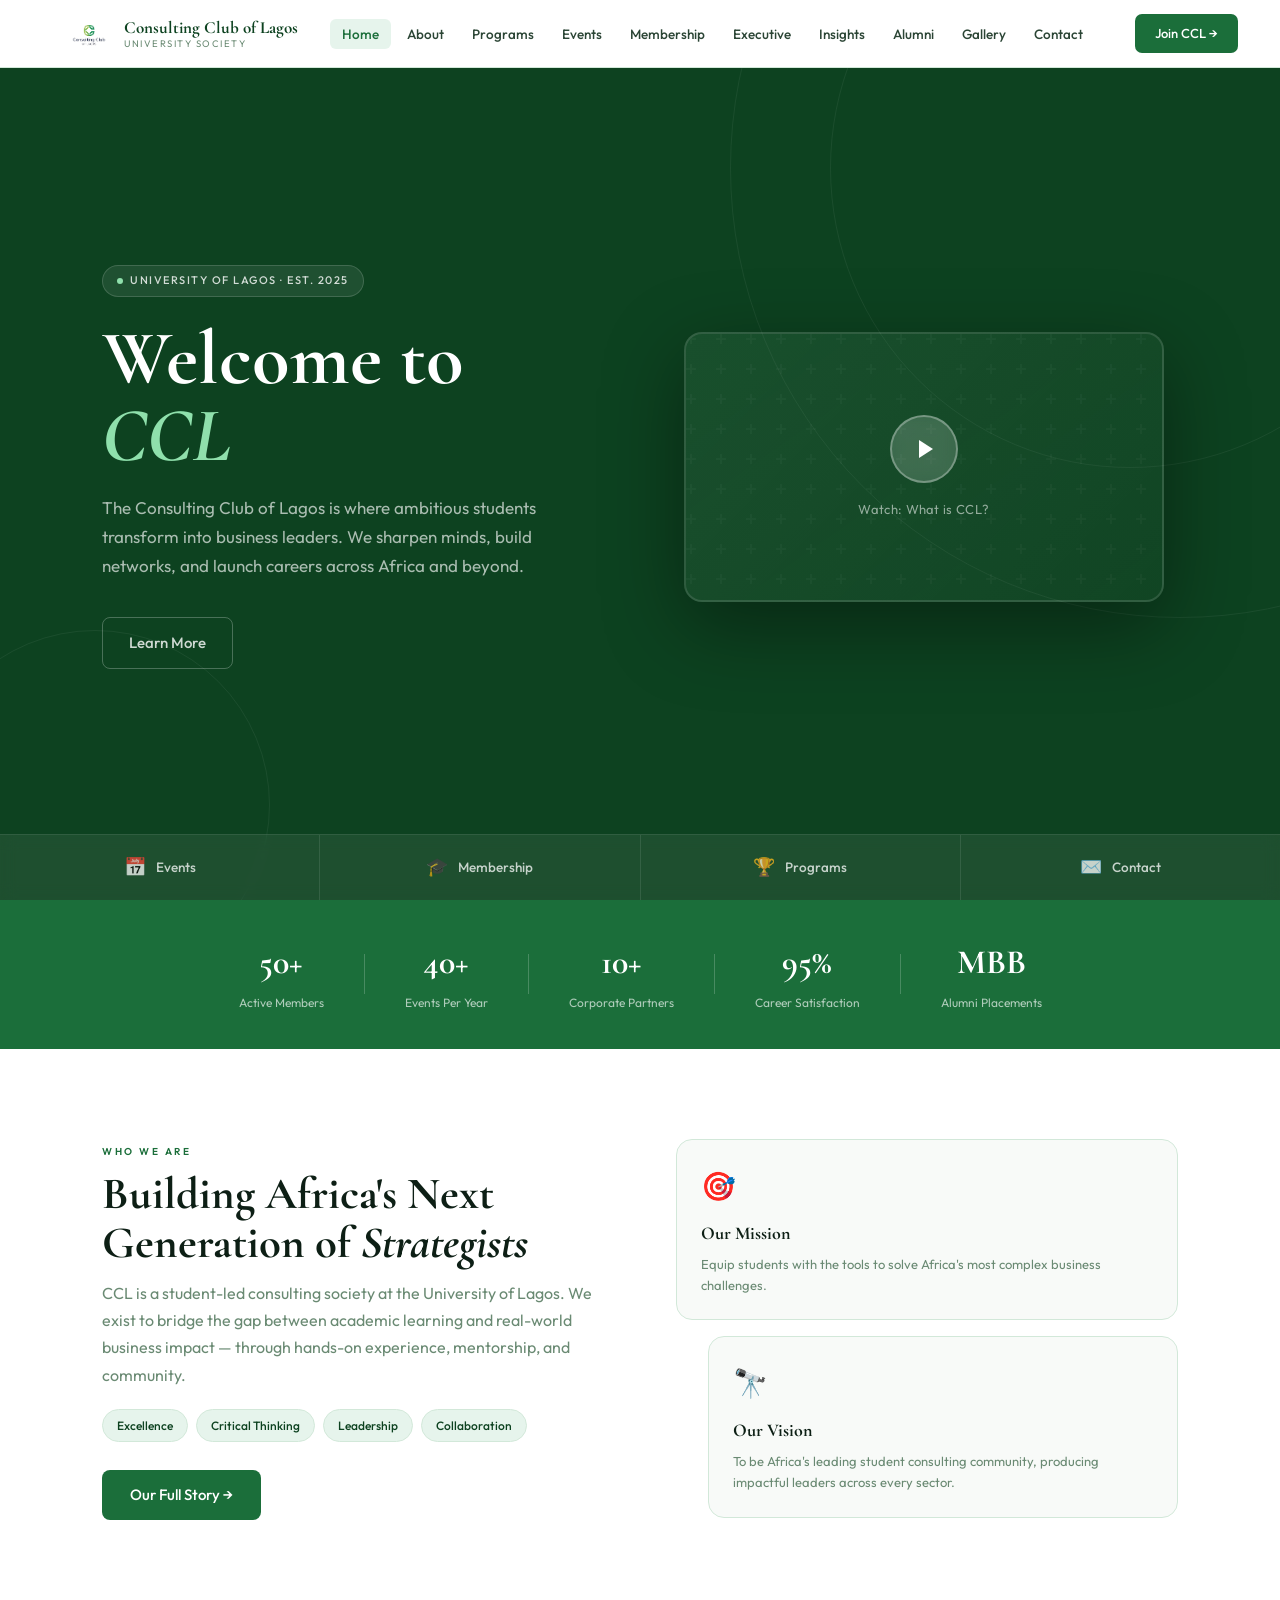
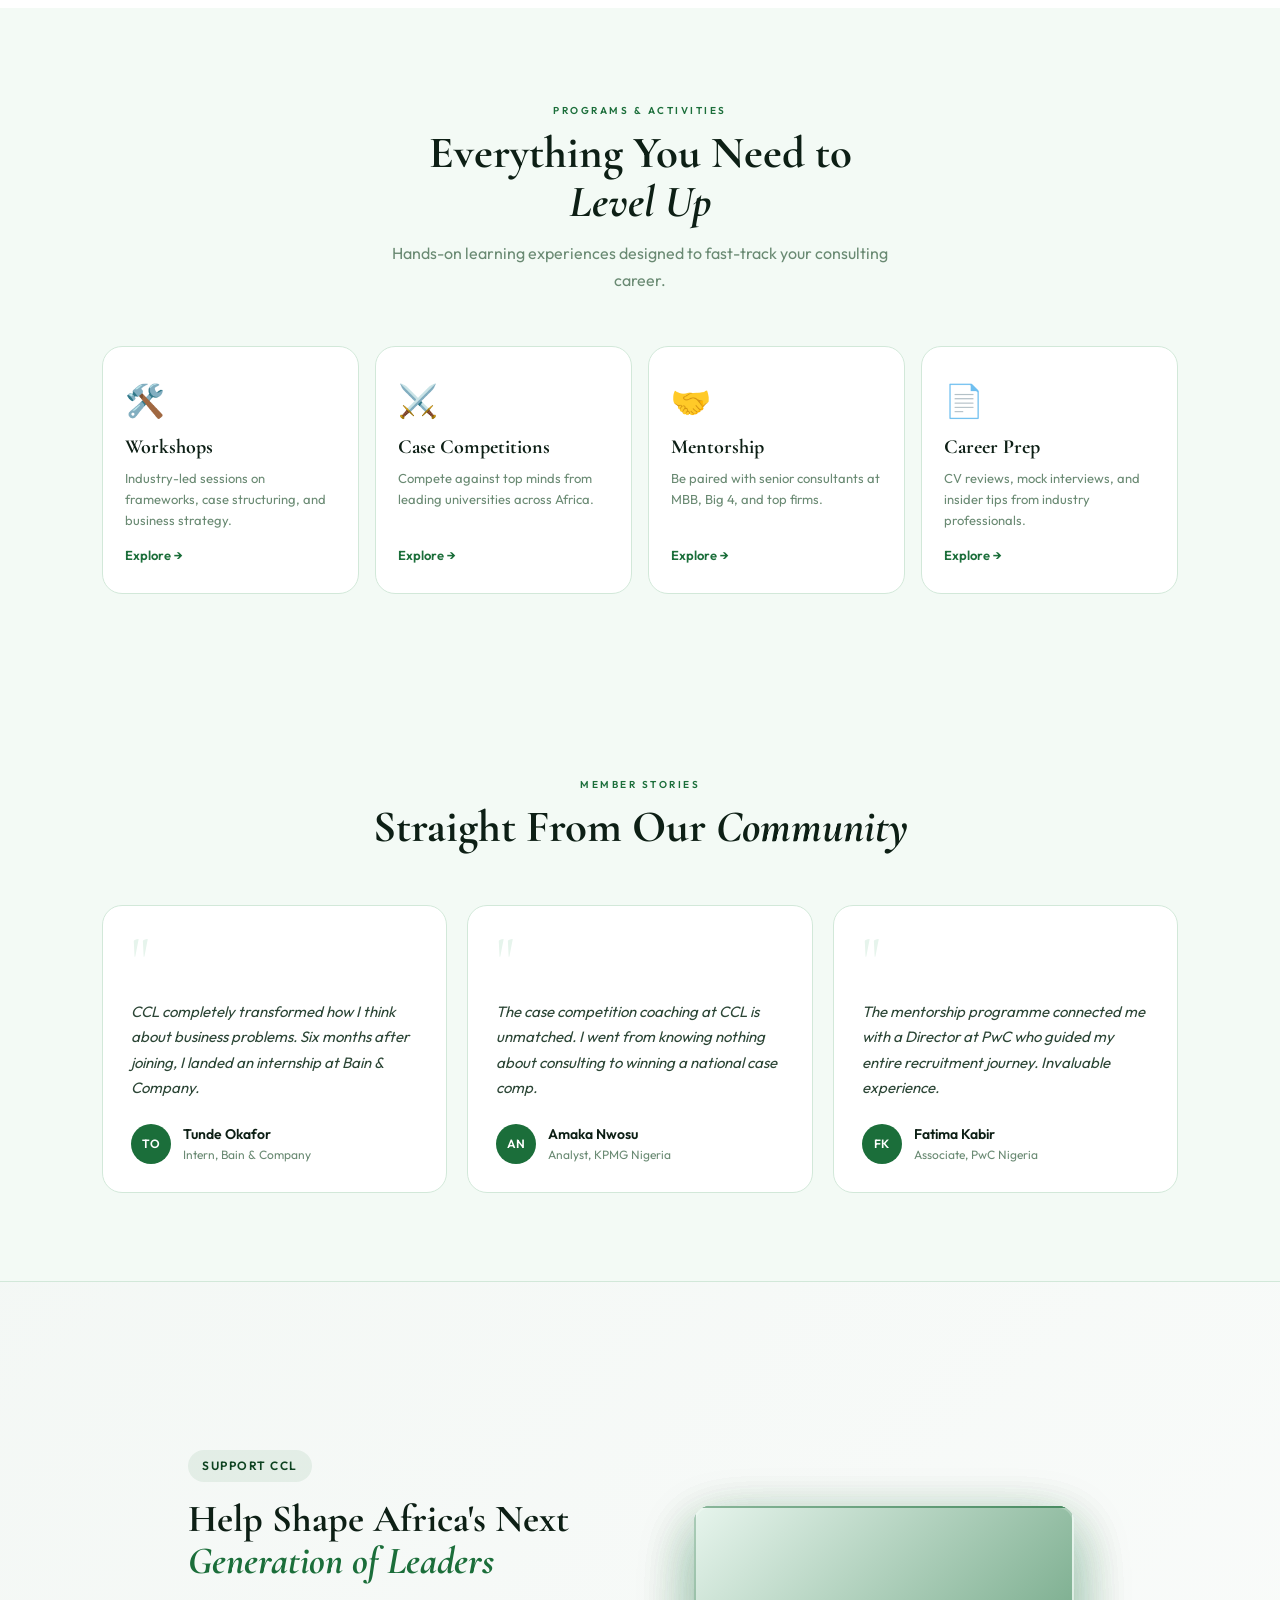
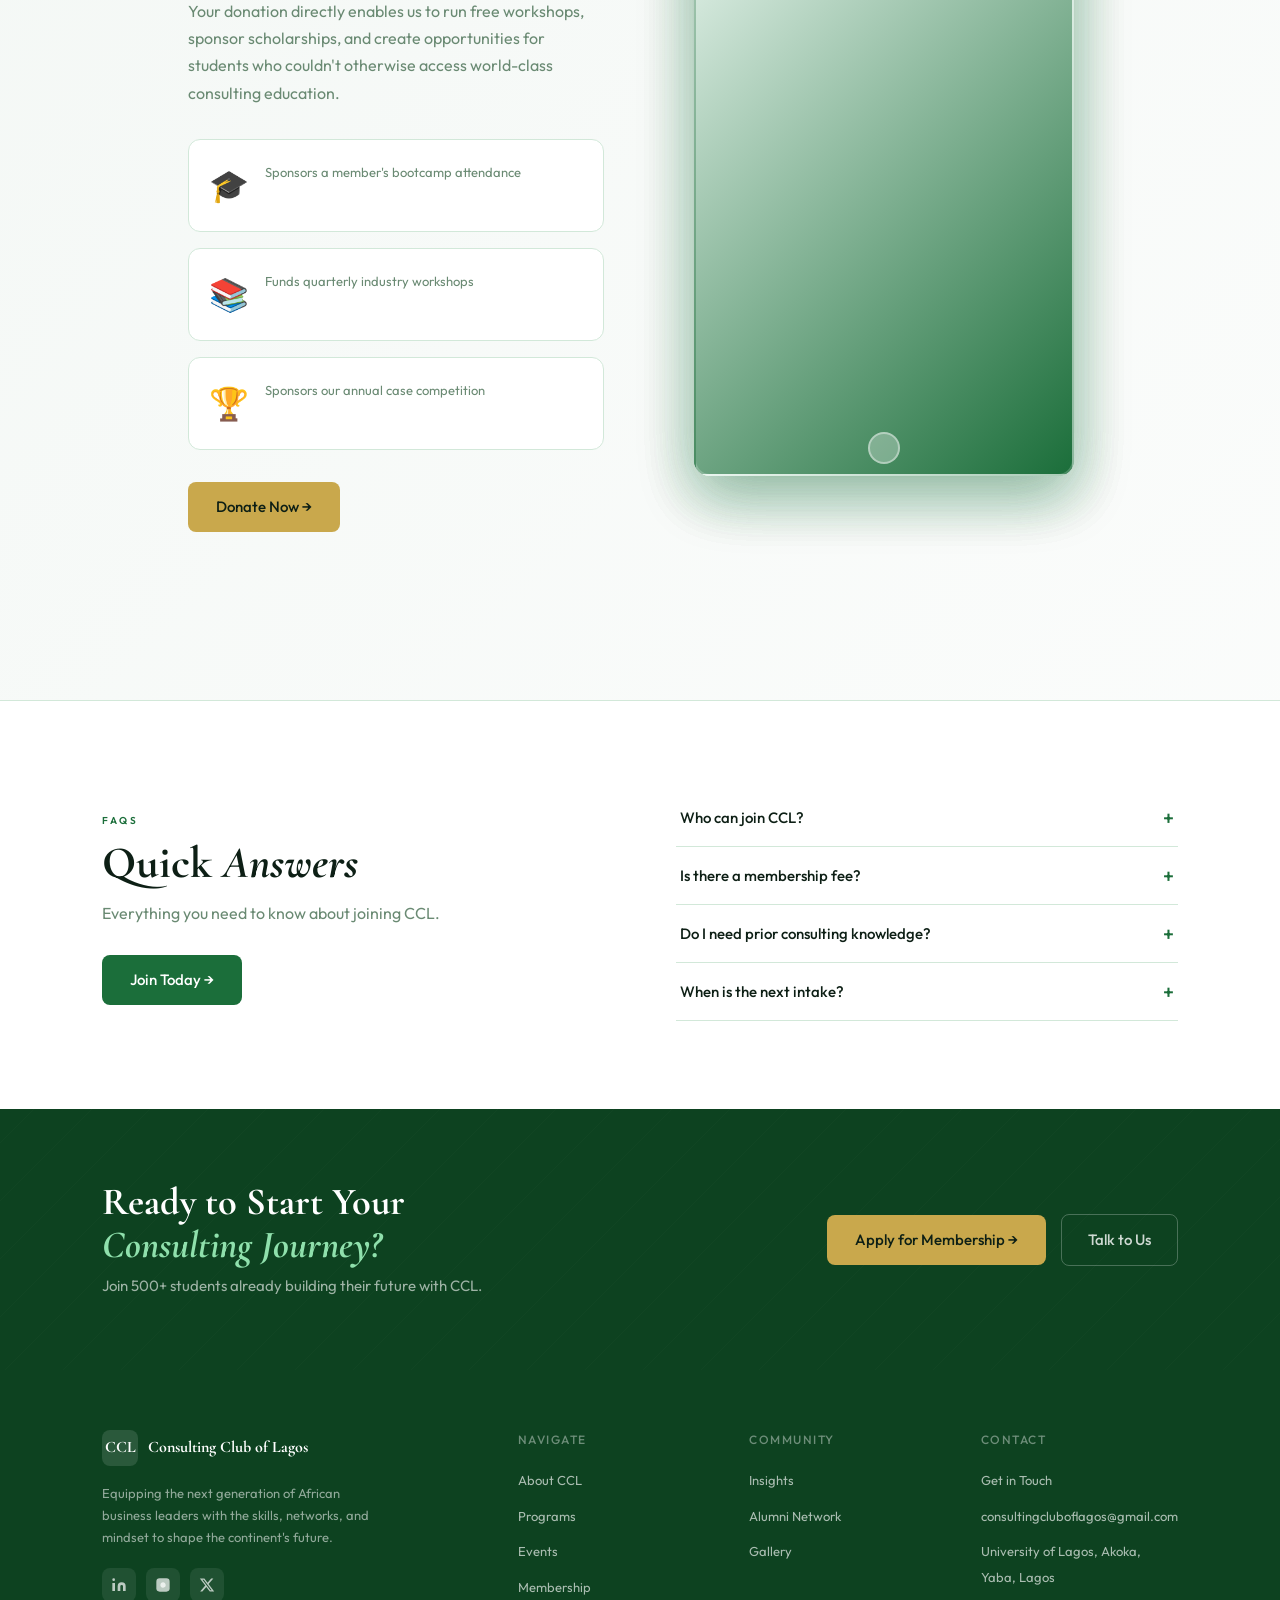
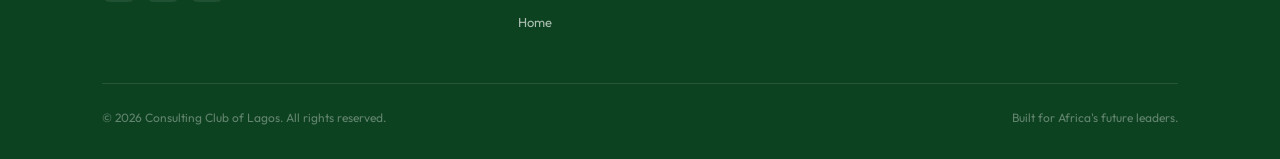
<file: index.html>
<!DOCTYPE html>
<html lang="en">
<head>
  <meta charset="UTF-8">
  <meta name="viewport" content="width=device-width, initial-scale=1.0">
  <title>Consulting Club of Lagos — Shaping Africa's Next Business Leaders</title>
  <link rel="stylesheet" href="shared.css">
  <link rel="stylesheet" href="index.css">
  <link rel="shortcut icon" href="ccl logo.ico.jpg" type="image/x-icon">
</head>
<body>

<!-- ── HERO ── -->
<section class="hero" id="hero">
  <div class="hero-bg">
    <div class="hero-ring ring-1"></div>
    <div class="hero-ring ring-2"></div>
    <div class="hero-ring ring-3"></div>
  </div>
  <div class="hero-inner">
    <div class="hero-content">
      <div class="hero-badge anim" data-delay="0">
        <span class="badge-dot"></span>
        University of Lagos · Est. 2025
      </div>
      <h1 class="hero-title anim" data-delay="0.1">
        Welcome to <br><em>CCL</em>
      </h1>
      <p class="hero-sub anim" data-delay="0.2">
        The Consulting Club of Lagos is where ambitious students transform into business leaders. We sharpen minds, build networks, and launch careers across Africa and beyond.
      </p>
      <div class="hero-actions anim" data-delay="0.3">
        <!-- <a href="membership.html" class="btn btn-gold">Join CCL Today →</a> -->
        <a href="about.html" class="btn btn-outline-white">Learn More</a>
      </div>
    </div>
    <div class="hero-video-wrap anim" data-delay="0.2">
      <div class="hero-video-frame">
        <div class="video-placeholder">
          <div class="play-btn">
            <svg viewBox="0 0 24 24" fill="white"><polygon points="5,3 19,12 5,21"/></svg>
          </div>
          <div class="video-caption">Watch: What is CCL?</div>
        </div>
      </div>
    </div>
  </div>

  <!-- Quick links -->
  <div class="quick-links anim" data-delay="0.4">
    <a href="events.html" class="ql-item">
      <div class="ql-icon">📅</div>
      <div class="ql-text">Events</div>
    </a>
    <div class="ql-sep"></div>
    <a href="membership.html" class="ql-item">
      <div class="ql-icon">🎓</div>
      <div class="ql-text">Membership</div>
    </a>
    <div class="ql-sep"></div>
    <a href="programs.html" class="ql-item">
      <div class="ql-icon">🏆</div>
      <div class="ql-text">Programs</div>
    </a>
    <div class="ql-sep"></div>
    <a href="contact.html" class="ql-item">
      <div class="ql-icon">✉️</div>
      <div class="ql-text">Contact</div>
    </a>
  </div>
</section>

<!-- ── STATS ── -->
<div class="stats-bar">
  <div class="stat-item anim" data-delay="0">
    <div class="stat-n">50+</div>
    <div class="stat-l">Active Members</div>
  </div>
  <div class="stat-divider"></div>
  <div class="stat-item anim" data-delay="0.05">
    <div class="stat-n">40+</div>
    <div class="stat-l">Events Per Year</div>
  </div>
  <div class="stat-divider"></div>
  <div class="stat-item anim" data-delay="0.1">
    <div class="stat-n">10+</div>
    <div class="stat-l">Corporate Partners</div>
  </div>
  <div class="stat-divider"></div>
  <div class="stat-item anim" data-delay="0.15">
    <div class="stat-n">95%</div>
    <div class="stat-l">Career Satisfaction</div>
  </div>
  <div class="stat-divider"></div>
  <div class="stat-item anim" data-delay="0.2">
    <div class="stat-n">MBB</div>
    <div class="stat-l">Alumni Placements</div>
  </div>
</div>

<!-- ── ABOUT SNAPSHOT ── -->
<section class="sec about-snap">
  <div class="two-col">
    <div class="col-left">
      <span class="tag anim">Who We Are</span>
      <h2 class="section-title anim" data-delay="0.05">Building Africa's Next<br>Generation of <em>Strategists</em></h2>
      <p class="section-sub anim" data-delay="0.1">CCL is a student-led consulting society at the University of Lagos. We exist to bridge the gap between academic learning and real-world business impact — through hands-on experience, mentorship, and community.</p>
      <div class="values-pills anim" data-delay="0.15">
        <span class="vpill">Excellence</span>
        <span class="vpill">Critical Thinking</span>
        <span class="vpill">Leadership</span>
        <span class="vpill">Collaboration</span>
      </div>
      <a href="about.html" class="btn btn-green anim" data-delay="0.2" style="margin-top:28px;">Our Full Story →</a>
    </div>
    <div class="col-right anim" data-delay="0.1">
      <div class="about-visual">
        <div class="av-card av1">
          <div class="av-icon">🎯</div>
          <div class="av-title">Our Mission</div>
          <div class="av-text">Equip students with the tools to solve Africa's most complex business challenges.</div>
        </div>
        <div class="av-card av2">
          <div class="av-icon">🔭</div>
          <div class="av-title">Our Vision</div>
          <div class="av-text">To be Africa's leading student consulting community, producing impactful leaders across every sector.</div>
        </div>
      </div>
    </div>
  </div>
</section>

<!-- ── PROGRAMS PREVIEW ── -->
<section class="sec-alt programs-preview">
  <div class="sec-header anim">
    <span class="tag">Programs & Activities</span>
    <h2 class="section-title">Everything You Need to<br><em>Level Up</em></h2>
    <p class="section-sub">Hands-on learning experiences designed to fast-track your consulting career.</p>
  </div>
  <div class="programs-grid">
    <div class="prog-card anim" data-delay="0">
      <div class="prog-icon">🛠️</div>
      <h3>Workshops</h3>
      <p>Industry-led sessions on frameworks, case structuring, and business strategy.</p>
      <a href="programs.html#workshops" class="prog-link">Explore →</a>
    </div>
    <!-- <div class="prog-card anim" data-delay="0.06">
      <div class="prog-icon">🏕️</div>
      <h3>Bootcamps</h3>
      <p>Intensive consulting readiness and strategy fundamentals training.</p>
      <a href="programs.html#bootcamps" class="prog-link">Explore →</a>
    </div> -->
    <div class="prog-card anim" data-delay="0.12">
      <div class="prog-icon">⚔️</div>
      <h3>Case Competitions</h3>
      <p>Compete against top minds from leading universities across Africa.</p>
      <a href="programs.html#competitions" class="prog-link">Explore →</a>
    </div>
    <div class="prog-card anim" data-delay="0.18">
      <div class="prog-icon">🤝</div>
      <h3>Mentorship</h3>
      <p>Be paired with senior consultants at MBB, Big 4, and top firms.</p>
      <a href="programs.html#mentorship" class="prog-link">Explore →</a>
    </div>
    <div class="prog-card anim" data-delay="0.24">
      <div class="prog-icon">📄</div>
      <h3>Career Prep</h3>
      <p>CV reviews, mock interviews, and insider tips from industry professionals.</p>
      <a href="programs.html#career" class="prog-link">Explore →</a>
    </div>
  </div>
</section>

<!-- ── UPCOMING EVENT ── -->
<!-- <section class="sec event-spotlight">
  <div class="two-col reverse">
    <div class="col-left anim">
      <span class="tag">Next Event</span>
      <div class="event-date-badge">
        <span class="edb-month">MAY</span>
        <span class="edb-day">17</span>
      </div>
      <h2 class="section-title" style="margin-top:16px;">Strategy Bootcamp<br><em>2025 Edition</em></h2>
      <p class="section-sub">A two-day immersive programme covering strategy fundamentals, case cracking, and real client simulations led by consultants from top firms.</p>
      <div style="display:flex;gap:12px;margin-top:28px;flex-wrap:wrap;">
        <a href="events.html" class="btn btn-green">View All Events →</a>
        <a href="membership.html" class="btn btn-outline">Register Free</a>
      </div>
    </div>
    <div class="col-right anim" data-delay="0.1">
      <div class="event-visual">
        <div class="ev-detail"><span>📍</span> University of Lagos, Main Hall</div>
        <div class="ev-detail"><span>⏰</span> 9:00 AM – 5:00 PM (Both days)</div>
        <div class="ev-detail"><span>👥</span> Limited to 80 participants</div>
        <div class="ev-detail"><span>🎟️</span> Free for CCL Members</div>
        <div class="ev-speakers">
          <div class="ev-sp-label">Featured Speakers</div>
          <div class="ev-sp-list">
            <div class="ev-sp-item"><div class="sp-av">AK</div><div><div class="sp-name">Adebayo Kolawole</div><div class="sp-firm">McKinsey & Co.</div></div></div>
            <div class="ev-sp-item"><div class="sp-av">CI</div><div><div class="sp-name">Chisom Iwu</div><div class="sp-firm">BCG Lagos</div></div></div>
          </div>
        </div>
      </div>
    </div>
  </div>
</section> -->

<!-- ── TESTIMONIALS ── -->
<section class="sec-alt testimonials-sec">
  <div class="sec-header anim">
    <span class="tag">Member Stories</span>
    <h2 class="section-title">Straight From Our <em>Community</em></h2>
  </div>
  <div class="testi-grid">
    <div class="testi-card anim" data-delay="0">
      <div class="testi-quote">"</div>
      <p>CCL completely transformed how I think about business problems. Six months after joining, I landed an internship at Bain & Company.</p>
      <div class="testi-author">
        <div class="testi-av">TO</div>
        <div><div class="testi-name">Tunde Okafor</div><div class="testi-role">Intern, Bain & Company</div></div>
      </div>
    </div>
    <div class="testi-card anim" data-delay="0.08">
      <div class="testi-quote">"</div>
      <p>The case competition coaching at CCL is unmatched. I went from knowing nothing about consulting to winning a national case comp.</p>
      <div class="testi-author">
        <div class="testi-av">AN</div>
        <div><div class="testi-name">Amaka Nwosu</div><div class="testi-role">Analyst, KPMG Nigeria</div></div>
      </div>
    </div>
    <div class="testi-card anim" data-delay="0.16">
      <div class="testi-quote">"</div>
      <p>The mentorship programme connected me with a Director at PwC who guided my entire recruitment journey. Invaluable experience.</p>
      <div class="testi-author">
        <div class="testi-av">FK</div>
        <div><div class="testi-name">Fatima Kabir</div><div class="testi-role">Associate, PwC Nigeria</div></div>
      </div>
    </div>
  </div>
</section>


<!-- exec slideshow -->

<!-- <section class="sec exec-slideshow-sec">
  <div class="exec-header anim">
    <div>
      <span class="tag">Meet the Team</span>
      <h2 class="section-title">The Executives <em>Behind CCL</em></h2>
    </div>
    <div class="exec-nav-btns">
      <button class="exec-nav-btn" id="execPrev" aria-label="Previous">
        <svg viewBox="0 0 24 24" fill="none" stroke="currentColor" stroke-width="2"><polyline points="15,18 9,12 15,6"/></svg>
      </button>
      <button class="exec-nav-btn" id="execNext" aria-label="Next">
        <svg viewBox="0 0 24 24" fill="none" stroke="currentColor" stroke-width="2"><polyline points="9,6 15,12 9,18"/></svg>
      </button>
    </div>
  </div> -->

  <!-- <div class="exec-slideshow-wrap anim" data-delay="0.1">
    <div class="exec-track" id="execTrack"> -->

      <!-- Slide 1 -->
      <!-- <div class="exec-slide" data-index="0">
        <div class="exec-photo-block" style="--bg:#1B6E3A;">
          <img src="IMG_0569 - salawu Eniola.jpeg" alt="Adaeze Okonkwo">
          <div class="exec-photo-deco">
            <div class="epd-ring r1"></div>
            <div class="epd-ring r2"></div>
          </div>
        </div>
        <div class="exec-overlay">
          <div class="exec-role-tag">Olori ccl</div>
          <h3 class="exec-name">Salawu Eniola</h3>
          <p class="exec-bio">Third year Accounting student and former case competition finalist. Leads CCL's vision, external relationships, and strategic direction.</p>
          <div class="exec-details">
            <span class="exec-detail-item">📚 Accounting · Year 3</span>
            <span class="exec-detail-item"> Multi-Sector Investment Leader</span>
          </div>
          <a href="https://www.linkedin.com/in/salawu-eniola/" target="_blank" class="exec-link">Full Profile →</a>
        </div>
      </div> -->

      <!-- Slide 2 -->
      <!-- <div class="exec-slide" data-index="1">
        <div class="exec-photo-block" style="--bg:#0D4220;">
          <img src="ICEYY.jpg" alt="">
          <div class="exec-photo-deco">
            <div class="epd-ring r1"></div>
            <div class="epd-ring r2"></div>
          </div>
        </div>
        <div class="exec-overlay">
          <div class="exec-role-tag">President</div>
          <h3 class="exec-name">Kafilat Oyindamola</h3>
          <p class="exec-bio">Final year Psychology student specialising in strategy. Designs and leads all CCL workshops, bootcamps, and training programmes.</p>
          <div class="exec-details">
            <span class="exec-detail-item">📚 Psychology · Year 4</span>
            <span class="exec-detail-item">Marketing & Research Strategist</span>
          </div>
          <a href="https://www.linkedin.com/in/kafilat-k/" target="_blank" class="exec-link">Full Profile →</a>
        </div>
      </div> -->

      <!-- Slide 3 -->
      <!-- <div class="exec-slide" data-index="2">
        <div class="exec-photo-block" style="--bg:#2E9455;">
          <img src="TAOFIKAT.jpg" alt="">
          <div class="exec-photo-deco">
            <div class="epd-ring r1"></div>
            <div class="epd-ring r2"></div>
          </div>
        </div>
        <div class="exec-overlay">
          <div class="exec-role-tag">VP, Head FST</div>
          <h3 class="exec-name">Taofikat Osuolale</h3>
          <p class="exec-bio">Final year Finance & Management student managing CCL's corporate sponsor relationships, mentor network, and university partnerships.</p>
          <div class="exec-details">
            <span class="exec-detail-item">📚 Finance & Mgmt · Year 4</span>
            <span class="exec-detail-item">Impact Driven Finance</span>
          </div>
          <a href="https://www.linkedin.com/in/taofikat-osuolale-052b1229a/" target="_blank" class="exec-link">Full Profile →</a>
        </div>
      </div> -->

      <!-- Slide 4 -->
      <!-- <div class="exec-slide" data-index="3">
        <div class="exec-photo-block" style="--bg:#2E9455;">
          <img src="IDERA.jpg" alt="">
          <div class="exec-photo-deco">
            <div class="epd-ring r1"></div>
            <div class="epd-ring r2"></div>
          </div>
        </div>
        <div class="exec-overlay">
          <div class="exec-role-tag">VP, Head PISI</div>
          <h3 class="exec-name">Idera Salawu</h3>
          <p class="exec-bio">300 level sociology student leading CCL's Operations & Enablement, community initiatives and member engagement programmes.</p>
          <div class="exec-details">
            <span class="exec-detail-item">📚 Sociology · Year 3</span>
            <span class="exec-detail-item">👥 Social Impact Leader</span>
          </div>
          <a href="https://www.linkedin.com/in/salawu-idera " target="_blank" class="exec-link">Full Profile →</a>
        </div>
      </div> -->

      <!-- Slide 5 -->
      <!-- <div class="exec-slide" data-index="4">
        <div class="exec-photo-block" style="--bg:#1B6E3A;">
          <img src="OMOTOLANI.jpg" alt="">
          <div class="exec-photo-deco">
            <div class="epd-ring r1"></div>
            <div class="epd-ring r2"></div>
          </div>
        </div>
        <div class="exec-overlay">
          <div class="exec-role-tag">Head, POE</div>
          <h3 class="exec-name">Omotolani Olufowobi</h3>
          <p class="exec-bio">A final-year Employment Relations and Human Resource Management student and President of the HR Student Society, focused on people development and student engagement, also the founder of Fabluxe by Tee, reflecting her entrepreneurial drive.</p>
          <div class="exec-details">
            <span class="exec-detail-item">📚 Employment Relations & HRM · Year 4</span>
            <span class="exec-detail-item">📣 People Culture Builder </span>
          </div>
          <a href=" https://www.linkedin.com/in/omotolani-olufowobi" target="_blank"   class="exec-link">Full Profile →</a>
        </div>
      </div> -->

      <!-- Slide 6 -->
      <!-- <div class="exec-slide" data-index="5">
        <div class="exec-photo-block" style="--bg:#0D4220;">
          <img src="ISRAEL.jpg" alt="">
          <div class="exec-photo-deco">
            <div class="epd-ring r1"></div>
            <div class="epd-ring r2"></div>
          </div>
        </div>
        <div class="exec-overlay">
          <div class="exec-role-tag">Head, ESG</div>
          <h3 class="exec-name">Isreal Ajimuda</h3>
          <p class="exec-bio">A final-year Business Administration student and direct response copywriter with experience at Upwork and ITA Marketing Systems, specializing in high-converting campaigns, email strategy, and persuasive business communication. Currently at the University of Lagos, focused on marketing and digital communication.
</p>
          <div class="exec-details">
            <span class="exec-detail-item">📚 Business Administration · Year 4</span>
            <span class="exec-detail-item">📊 Conversion Copy Specialist</span>
          </div>
          <a href=" https://www.linkedin.com/in/israel-ajimuda-15ba13222 " target="_blank" class="exec-link">Full Profile →</a>
        </div>
      </div> -->


      <!-- Slide 7 -->
      <!-- <div class="exec-slide" data-index="6">
        <div class="exec-photo-block" style="--bg:#0D4220;">
          <img src="PROMISE.jpg" alt="">
          <div class="exec-photo-deco">
            <div class="epd-ring r1"></div>
            <div class="epd-ring r2"></div>
          </div>
        </div>
        <div class="exec-overlay">
          <div class="exec-role-tag">Director, Company Relations Outreach(CRO)</div>
          <h3 class="exec-name">Promise Olaleye</h3>
          <p class="exec-bio">
           A final-year Economics student and climate change enthusiast with experience in corporate relations, energy-focused mentorship, and environmental leadership. Currently Head of Corporate Relations & Outreach at the Consulting Club of Lagos, with a strong focus on partnerships, stakeholder engagement, and sustainability-driven initiatives.
          </p>
          <div class="exec-details">
            <span class="exec-detail-item">📚 Economics · Year 4</span>
            <span class="exec-detail-item">Sustainability Partnership Strategist</span>
          </div>
          <a href="https://www.linkedin.com/in/promise-olaleye" target="_blank" class="exec-link">Full Profile →</a>
        </div>
      </div> -->


         <!-- Slide 8 -->
      <!-- <div class="exec-slide" data-index="7">
        <div class="exec-photo-block" style="--bg:#0D4220;">
          <img src="CHIDIEBERE.jpg" alt="">
          <div class="exec-photo-deco">
            <div class="epd-ring r1"></div>
            <div class="epd-ring r2"></div>
          </div>
        </div>
        <div class="exec-overlay">
          <div class="exec-role-tag">Co-Director of Company Relations Outreach(CRO)</div>
          <h3 class="exec-name">Chidiebere Onwubiko</h3>
          <p class="exec-bio">
            Chidiebere is a 300 level psychology student at the University of Lagos who applies psychological insight to communication, branding, and human behaviour, Currently serving as the  Assistant Head of Corporate Relations & Outreach at the Consulting Club of Lagos and is the Founder of Your Wellness Counter, a platform focused on emotional literacy and self-awareness. His work blends psychology, storytelling, and strategy to build clearer, more intentional communication systems for people and organisations.
          </p>
          <div class="exec-details">
            <span class="exec-detail-item">📚 Psychology · Year 3</span>
            <span class="exec-detail-item">Psychology-Led Brand Strategist</span>
          </div>
          <a href="https://www.linkedin.com/in/thehonouredone/" target="_blank" class="exec-link">Full Profile →</a>
        </div>
      </div> -->

         <!-- Slide 9 -->
      <!-- <div class="exec-slide" data-index="8">
        <div class="exec-photo-block" style="--bg:#0D4220;">
          <img src="Abigeal1.jpg" alt="Abigael">
          <div class="exec-photo-deco">
            <div class="epd-ring r1"></div>
            <div class="epd-ring r2"></div>
          </div>
        </div>
        <div class="exec-overlay">
          <div class="exec-role-tag">Director Content Media & Design Lab</div>
          <h3 class="exec-name">Abigael Opeifa</h3>
          <p class="exec-bio">
         An Actuarial Science student at the University of Lagos with a strong analytical mindset and experience across research, sustainability, finance, and operations. She currently serves as Head of Content Media and Design Lab at the Consulting Club of Lagos and has held roles in investment research, sustainability monitoring, and HR operations. Known for her creativity, reliability, and leadership.
          </p>
          <div class="exec-details">
            <span class="exec-detail-item">📚 Acturial science · Year 4</span>
            <span class="exec-detail-item">Analytical Impact Leader</span>
          </div>
          <a href=" https://www.linkedin.com/in/opeifa" target="_blank" class="exec-link">Full Profile →</a>
        </div>
      </div> -->


         <!-- Slide 10 -->
      <!-- <div class="exec-slide" data-index="9 ">
        <div class="exec-photo-block" style="--bg:#0D4220;">
          <img src="DAVID.jpg" alt="David">
          <div class="exec-photo-deco">
            <div class="epd-ring r1"></div>
            <div class="epd-ring r2"></div>
          </div>
        </div>
        <div class="exec-overlay">
          <div class="exec-role-tag">Co-Director, Content Media & Design Lab</div>
          <h3 class="exec-name">David Ajayi</h3>
          <p class="exec-bio">
        A 300-level Psychology student and content media & design professional with experience in graphic design, full-stack development, and strategic communication. He currently serves as Assistant Head of Content Media and Design at the Consulting Club of Lagos and Campus Content Team Lead at Cowrywise, where he drives brand awareness through visuals, community engagement, and storytelling through blending psychology-driven insights with design and technology to create impactful digital experiences. 
          </p>
          <div class="exec-details">
            <span class="exec-detail-item">📚 Psychology · Year 3</span>
            <span class="exec-detail-item">Creative Tech Strategist</span>
          </div>
          <a href="https://www.linkedin.com/in/davidajayi006/" target="_blank"   class="exec-link">Full Profile →</a>
        </div>
      </div> -->




    <!-- </div> -->
    <!-- /exec-track -->

    <!-- Dots -->
    <!-- <div class="exec-dots" id="execDots"></div> -->

    <!-- Progress bar -->
    <!-- <div class="exec-progress-bar"><div class="exec-progress-fill" id="execProgress"></div></div>
  </div>
</section> -->





<!-- ── TRACKS SECTION ── -->
<!-- <section class="sec-alt tracks-sec">
  <div class="sec-header anim">
    <span class="tag">Club Tracks</span>
    <h2 class="section-title">Specialize in Your <em>Passion Area</em></h2>
    <p class="section-sub">Choose your track and dive deep into your area of interest within consulting.</p>
  </div>

  <div class="tracks-grid">
   
      <a class="track-link" href="tracks.html">People, Operations & Excellence</a>
    
  
      <a class="track-link" href="tracks.html">Financial Services & Transactions</a>
    
     
      <a class="track-link" href="tracks.html">Public Innovation & Social Impact</a>
    
    
      <a class="track-link" href="tracks.html">Enterprise Strategy & Growth</a>

      <a class="track-link" href="tracks.html">Artificial Intelligence & Machine Learning</a>


      <a class="track-link" href="tracks.html">Sales & Marketing</a>

   

      <a class="track-link" href="tracks.html">Content, Media & Design</a>
  </div>
</section> -->


<!-- ── DONATE SECTION ── -->
<section class="sec donate-sec">
  <div class="donate-inner">
    <div class="donate-content anim">
      <span class="tag">Support CCL</span>
      <h2 class="section-title">Help Shape Africa's Next <em>Generation of Leaders</em></h2>
      <p class="section-sub">Your donation directly enables us to run free workshops, sponsor scholarships, and create opportunities for students who couldn't otherwise access world-class consulting education.</p>

      <div class="donate-impact">
        <div class="impact-item anim" data-delay="0.1">
          <div class="impact-icon">🎓</div>
          <div class="impact-text">
            <!-- <div class="impact-amount">₦5,000</div> -->
            <div class="impact-desc">Sponsors a member's bootcamp attendance</div>
          </div>
        </div>
        <div class="impact-item anim" data-delay="0.2">
          <div class="impact-icon">📚</div>
          <div class="impact-text">
            <!-- <div class="impact-amount">₦25,000</div> -->
            <div class="impact-desc">Funds quarterly industry workshops</div>
          </div>
        </div>
        <div class="impact-item anim" data-delay="0.3">
          <div class="impact-icon">🏆</div>
          <div class="impact-text">
            <!-- <div class="impact-amount">₦100,000</div> -->
            <div class="impact-desc">Sponsors our annual case competition</div>
          </div>
        </div>
      </div>

      <a href="donate.html" class="btn btn-gold" style="margin-top: 32px;">Donate Now →</a>
    </div>
    <!-- animation -->
    <div class="donate-visual anim" data-delay="0.1">
      <div class="donate-card-stack">
        <div class="donate-card" style="--delay: 0s;"></div>
        <div class="donate-card" style="--delay: 0.1s;"></div>
        <div class="donate-card" style="--delay: 0.2s;"></div>
        <button class="donate-home-btn" aria-label="Donate"></button>
      </div>
    </div>
  </div>
</section>


<!-- ── FAQ SNIPPET ── -->
<section class="sec faq-sec">
  <div class="two-col">
    <div class="col-left">
      <span class="tag anim">FAQs</span>
      <h2 class="section-title anim" data-delay="0.05">Quick <em>Answers</em></h2>
      <p class="section-sub anim" data-delay="0.1">Everything you need to know about joining CCL.</p>
      <a href="" class="btn btn-green anim" data-delay="0.15" style="margin-top:28px;">Join Today →</a>
    </div>
    <div class="col-right">
      <div class="faq-list">
        <div class="faq-item anim" data-delay="0">
          <button class="faq-q">Who can join CCL?<span>+</span></button>
          <div class="faq-a">Any student currently enrolled at a Lagos university can apply. We welcome all departments and levels.</div>
        </div>
        <div class="faq-item anim" data-delay="0.05">
          <button class="faq-q">Is there a membership fee?<span>+</span></button>
          <div class="faq-a">There is a small annual dues that covers your access to all programs, events, and resources throughout the year.</div>
        </div>
        <div class="faq-item anim" data-delay="0.1">
          <button class="faq-q">Do I need prior consulting knowledge?<span>+</span></button>
          <div class="faq-a">Absolutely not. CCL is designed to build you from the ground up. Curiosity and drive are the only requirements.</div>
        </div>
        <div class="faq-item anim" data-delay="0.15">
          <button class="faq-q">When is the next intake?<span>+</span></button>
          <div class="faq-a">We accept new members every semester. Follow our social media or subscribe for announcements.</div>
        </div>
      </div>
    </div>
  </div>
</section>

<!-- ── CTA BANNER ── -->
<section class="cta-banner">
  <div class="cta-banner-inner anim">
    <div class="cta-banner-left">
      <h2>Ready to Start Your<br><em>Consulting Journey?</em></h2>
      <p>Join 500+ students already building their future with CCL.</p>
    </div>
    <div class="cta-banner-right">
      <a href="membership.html" class="btn btn-gold">Apply for Membership →</a>
      <a href="contact.html" class="btn btn-outline-white" style="margin-left:12px;">Talk to Us</a>
    </div>
  </div>
</section>

<script src="nav.js"></script>
<script src="index.js"></script>
</body>
</html>
</file>
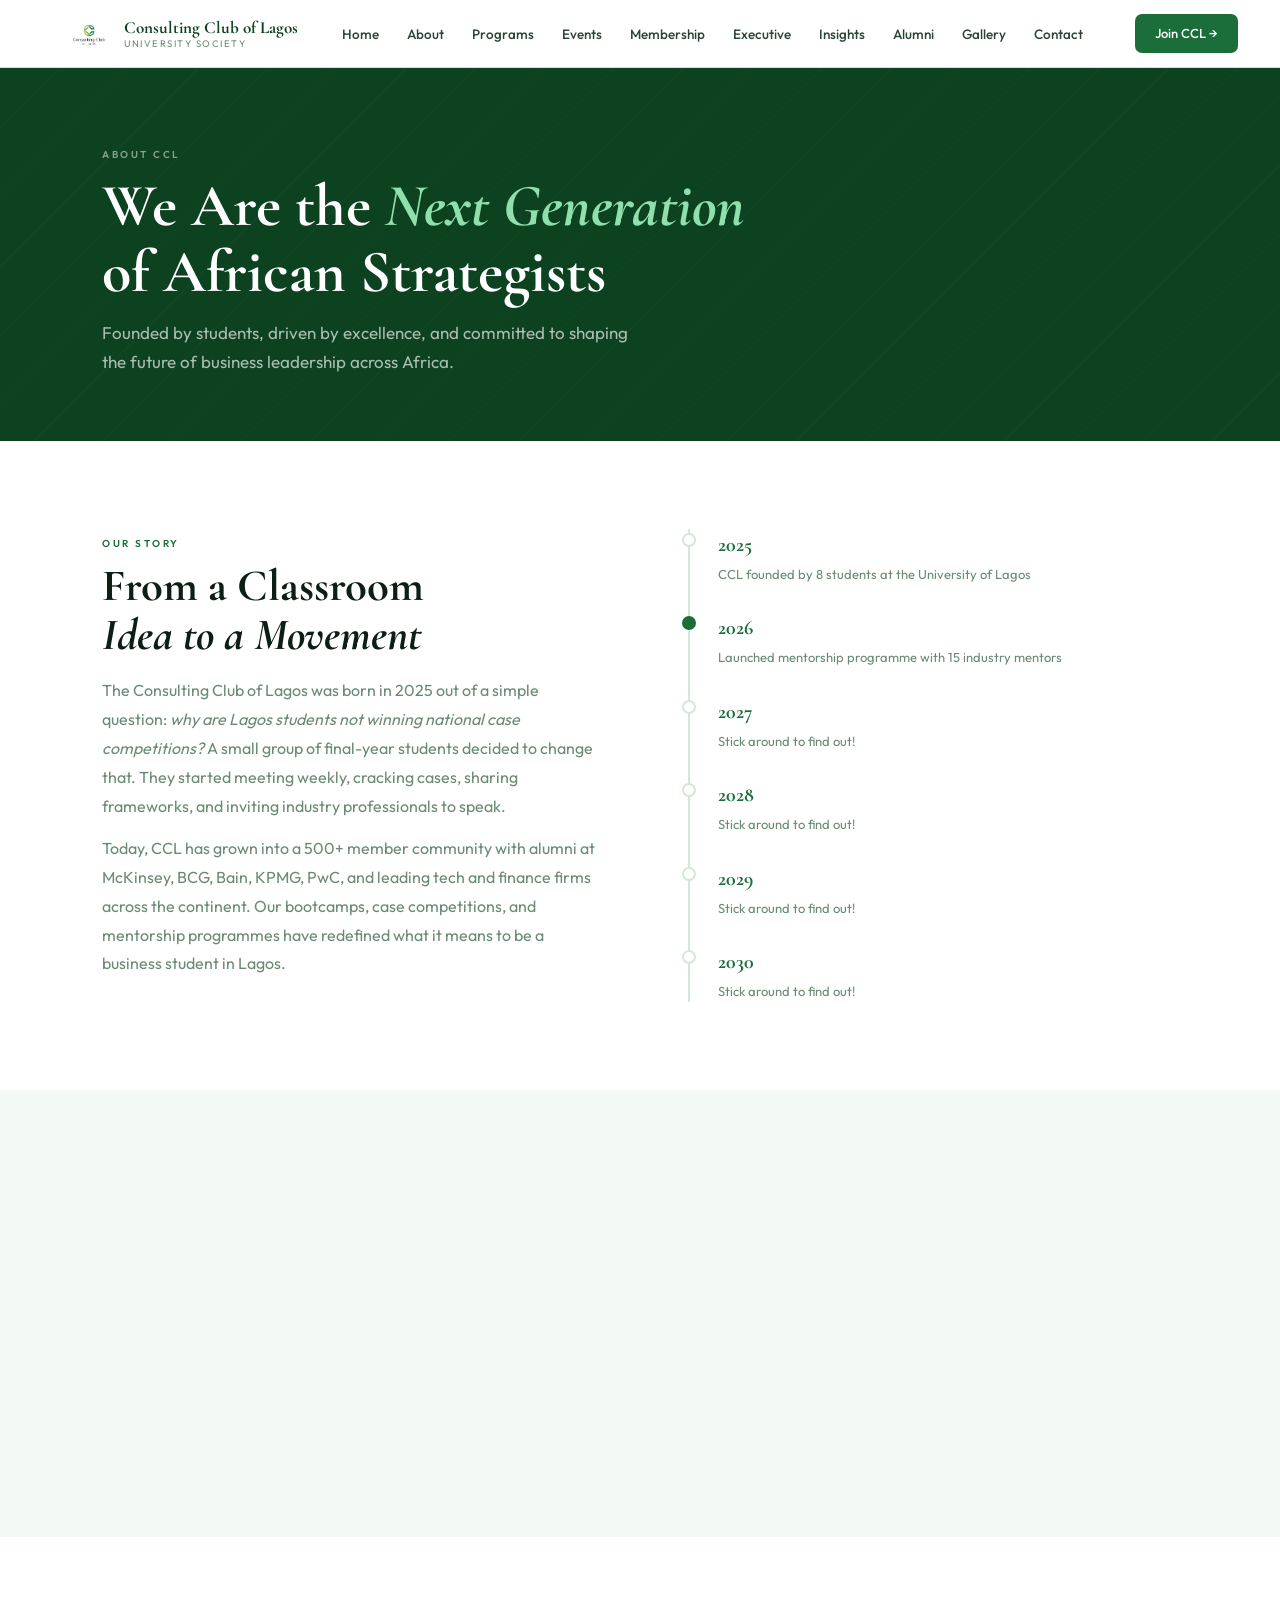
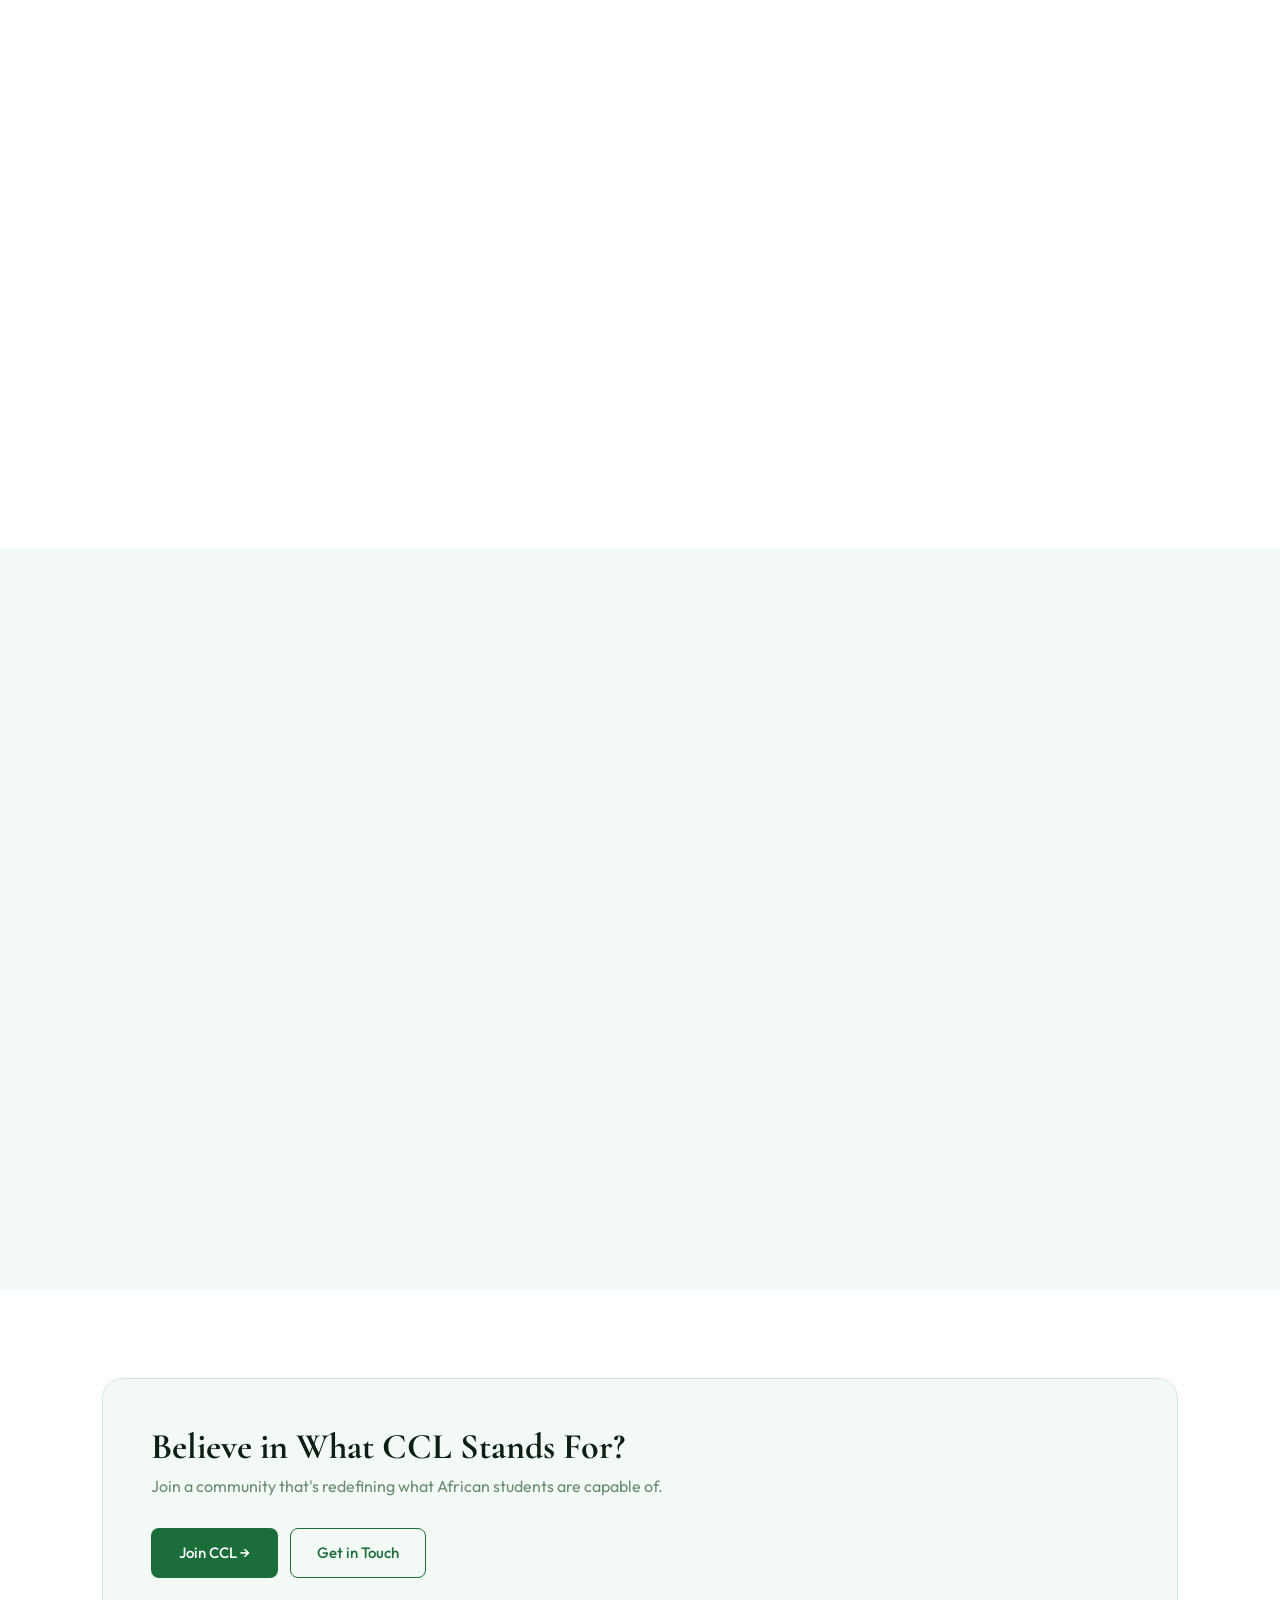
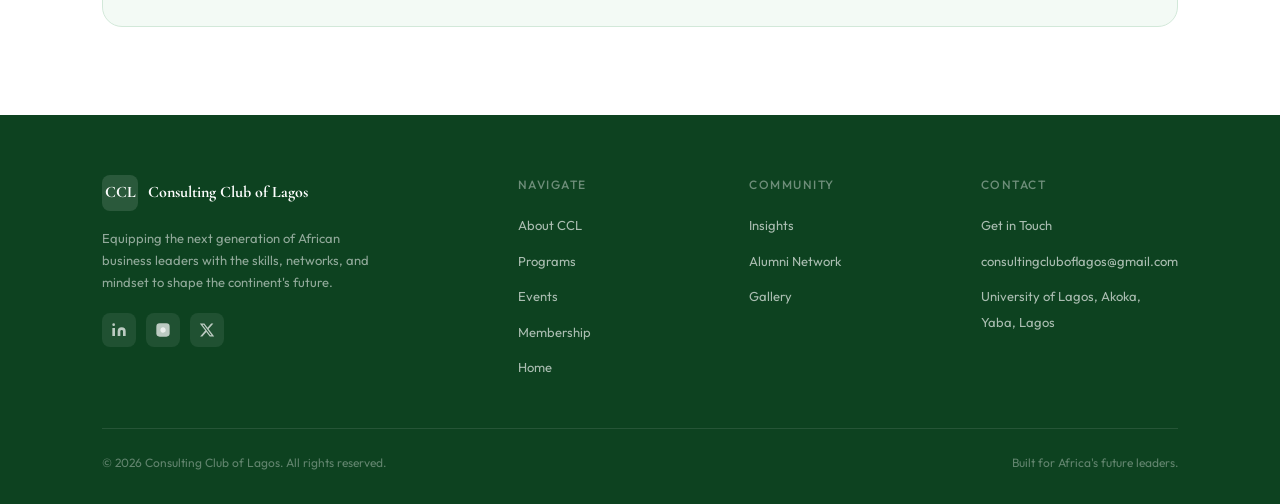
<file: abouttry.html>
<!DOCTYPE html>
<html lang="en">
<head>
  <meta charset="UTF-8">
  <meta name="viewport" content="width=device-width, initial-scale=1.0">
  <title>About — Consulting Club of Lagos</title>
  <link rel="stylesheet" href="shared.css">
  <link rel="stylesheet" href="inner.css">
   <link rel="shortcut icon" href="ccl logo.ico.jpg" type="image/x-icon">
</head>
<body>

<div class="page-hero">
  <div class="page-hero-inner">
    <span class="tag">About CCL</span>
    <h1>We Are the <em>Next Generation</em><br>of African Strategists</h1>
    <p>Founded by students, driven by excellence, and committed to shaping the future of business leadership across Africa.</p>
  </div>
</div>

<!-- STORY -->
<section class="sec">
  <div class="about-story">
    <div class="story-text">
      <span class="tag anim">Our Story</span>
      <h2 class="section-title anim" data-delay="0.05">From a Classroom<br><em>Idea to a Movement</em></h2>
      <p class="anim" data-delay="0.1" style="color:var(--ink-muted);line-height:1.8;margin-top:16px;font-size:16px;">
        The Consulting Club of Lagos was born in 2025 out of a simple question: <em>why are Lagos students not winning national case competitions?</em> A small group of final-year students decided to change that. They started meeting weekly, cracking cases, sharing frameworks, and inviting industry professionals to speak.
      </p>
      <p class="anim" data-delay="0.15" style="color:var(--ink-muted);line-height:1.8;margin-top:14px;font-size:16px;">
        Today, CCL has grown into a 500+ member community with alumni at McKinsey, BCG, Bain, KPMG, PwC, and leading tech and finance firms across the continent. Our bootcamps, case competitions, and mentorship programmes have redefined what it means to be a business student in Lagos.
      </p>
    </div>
    <div class="story-timeline anim" data-delay="0.1">
      <div class="tl-item">
        <div class="tl-dot"></div>
        <div class="tl-year">2025</div>
        <div class="tl-text">CCL founded by 8 students at the University of Lagos</div>
      </div>
      <div class="tl-item active">
        <div class="tl-dot"></div>
        <div class="tl-year">2026</div>
        <div class="tl-text">Launched mentorship programme with 15 industry mentors</div>
      </div>
         <div class="tl-item">
        <div class="tl-dot"></div>
        <div class="tl-year">2027</div>
        <div class="tl-text">Stick around to find out!</div>
      </div>
      <div class="tl-item">
        <div class="tl-dot"></div>
        <div class="tl-year">2028</div>
        <div class="tl-text">Stick around to find out!</div>
      </div>
      <div class="tl-item">
        <div class="tl-dot"></div>
        <div class="tl-year">2029</div>
        <div class="tl-text">Stick around to find out!</div>
      </div>
      <div class="tl-item">
        <div class="tl-dot"></div>
        <div class="tl-year">2030</div>
        <div class="tl-text">Stick around to find out!</div>
      </div>
    </div>
  </div>
</section>

    <!-- VISION MISSION  -->
<section class="sec-alt">
  <div class="vm-grid">
    <div class="vm-card anim" data-delay="0">
      <div class="vm-icon">🔭</div>
      <h3>Vision</h3>
      <p>To be Africa's most respected student consulting community — producing bold, ethical, and impactful business leaders who shape the continent's future.</p>
    </div>
    <div class="vm-card anim" data-delay="0.08">
      <div class="vm-icon">🎯</div>
      <h3>Mission</h3>
      <p>To equip every member with the intellectual tools, professional networks, and real-world experience needed to excel in consulting and beyond.</p>
    </div>
    <div class="vm-card dark anim" data-delay="0.16">
      <div class="vm-icon">⭐</div>
      <h3>Our Commitment</h3>
      <p>We believe that Africa's best solutions come from Africa's best minds. CCL exists to surface, develop, and deploy that talent.</p>
    </div>
  </div>
</section>

<!-- VALUES -->
<section class="sec">
  <div class="sec-header anim" style="text-align:left;margin:0 0 48px;">
    <span class="tag">Core Values</span>
    <h2 class="section-title">The Principles That<br><em>Guide Everything We Do</em></h2>
  </div>
  <div class="values-grid">
    <div class="val-card anim" data-delay="0">
      <div class="val-num">01</div>
      <h3>Excellence</h3>
      <p>We hold ourselves to the highest standards in everything — from our analysis to our conduct. Mediocrity is never an option.</p>
    </div>
    <div class="val-card anim" data-delay="0.07">
      <div class="val-num">02</div>
      <h3>Critical Thinking</h3>
      <p>We question assumptions, challenge orthodoxies, and dig deeper than the surface. Good answers start with the right questions.</p>
    </div>
    <div class="val-card anim" data-delay="0.14">
      <div class="val-num">03</div>
      <h3>Leadership</h3>
      <p>We don't wait to be called leaders. We step up, take initiative, and inspire those around us to reach further.</p>
    </div>
    <div class="val-card anim" data-delay="0.21">
      <div class="val-num">04</div>
      <h3>Collaboration</h3>
      <p>We believe the strongest strategies come from diverse perspectives working together. At CCL, the team always wins.</p>
    </div>
  </div>
</section>

<!-- TEAM -->
<section class="sec-alt">
  <div class="sec-header anim">
    <span class="tag">Executive Team</span>
    <h2 class="section-title">Meet the People<br><em>Leading CCL</em></h2>
    <p class="section-sub">Elected every year by the membership. Dedicated to making CCL the best it can be.</p>
  </div>
  <div class="team-grid">
    <div class="team-card anim" data-delay="0">
      <div class="team-photo">
        <div class="team-initials">AO</div>
      </div>
      <h3>Adaeze Okonkwo</h3>
      <div class="team-role">President</div>
      <p>Final year Economics student. Former case competition finalist. Passionate about strategic consulting in emerging markets.</p>
      <a href="#" class="team-linkedin">LinkedIn →</a>
    </div>
    <div class="team-card anim" data-delay="0.07">
      <div class="team-photo">
        <div class="team-initials">BF</div>
      </div>
      <h3>Babajide Fadeyi</h3>
      <div class="team-role">Vice President, Programs</div>
      <p>Business Administration student specialising in strategy. Leads all workshops, bootcamps, and training initiatives.</p>
      <a href="#" class="team-linkedin">LinkedIn →</a>
    </div>
    <div class="team-card anim" data-delay="0.14">
      <div class="team-photo">
        <div class="team-initials">ZK</div>
      </div>
      <h3>Zainab Karimi</h3>
      <div class="team-role">VP, Partnerships</div>
      <p>Finance & Management student. Leads relationships with corporate sponsors, mentors, and university partnerships.</p>
      <a href="#" class="team-linkedin">LinkedIn →</a>
    </div>
    <div class="team-card anim" data-delay="0.21">
      <div class="team-photo">
        <div class="team-initials">EM</div>
      </div>
      <h3>Emeka Mbadiwe</h3>
      <div class="team-role">VP, Membership & Community</div>
      <p>Computer Science & Business student. Manages member experience, onboarding, and community engagement.</p>
      <a href="#" class="team-linkedin">LinkedIn →</a>
    </div>
  </div>
</section>

<section class="sec">
  <div class="join-cta anim">
    <h2>Believe in What CCL Stands For?</h2>
    <p>Join a community that's redefining what African students are capable of.</p>
    <div style="display:flex;gap:12px;flex-wrap:wrap;margin-top:28px;">
      <a href="membership.html" class="btn btn-green">Join CCL →</a>
      <a href="contact.html" class="btn btn-outline">Get in Touch</a>
    </div>
  </div>
</section>

<script src="nav.js"></script>
</body>
</html>
</file>
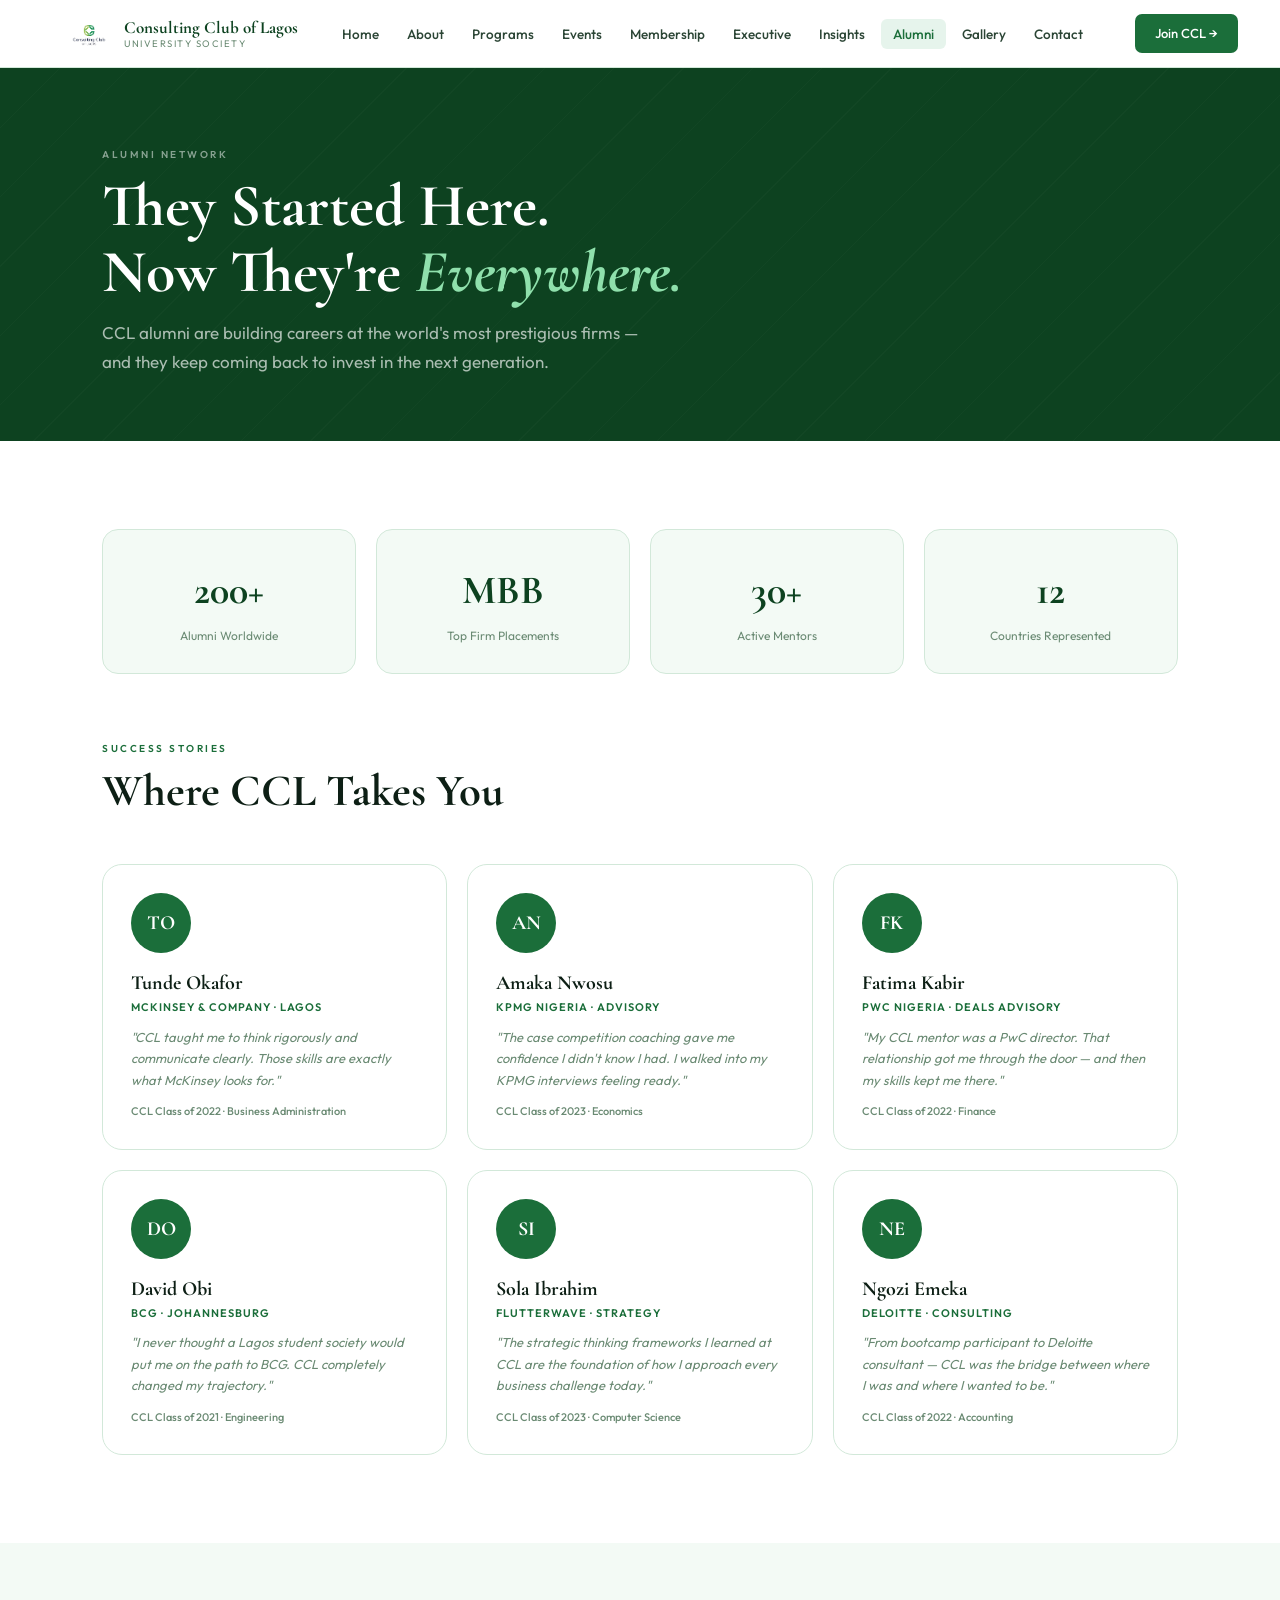
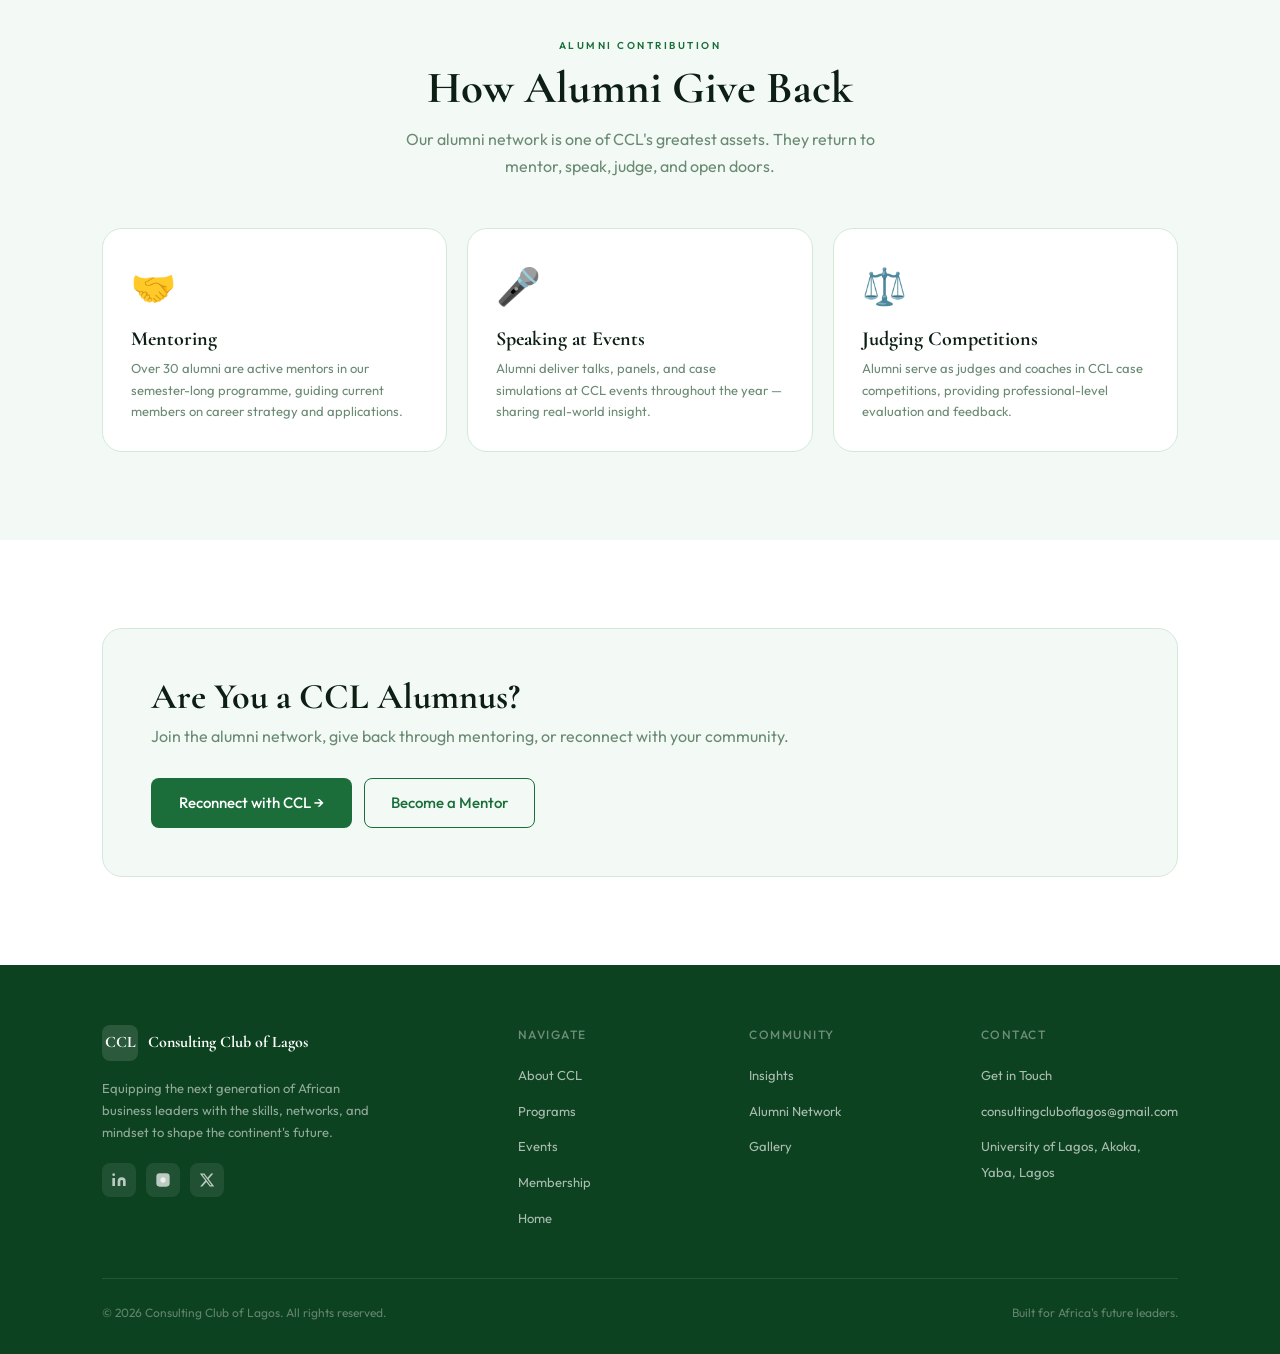
<file: alumni.html>
<!DOCTYPE html>
<html lang="en">
<head>
  <meta charset="UTF-8">
  <meta name="viewport" content="width=device-width, initial-scale=1.0">
  <title>Alumni — Consulting Club of Lagos</title>
  <link rel="stylesheet" href="shared.css">
  <link rel="stylesheet" href="inner.css">
   <link rel="shortcut icon" href="ccl logo.ico.jpg" type="image/x-icon">
</head>
<body>

<div class="page-hero">
  <div class="page-hero-inner">
    <span class="tag">Alumni Network</span>
    <h1>They Started Here.<br>Now They're <em>Everywhere.</em></h1>
    <p>CCL alumni are building careers at the world's most prestigious firms — and they keep coming back to invest in the next generation.</p>
  </div>
</div>

<section class="sec">
  <div style="display:grid;grid-template-columns:repeat(4,1fr);gap:20px;margin-bottom:60px;">
    <div class="stat-block anim" data-delay="0"><div class="sb-num">200+</div><div class="sb-label">Alumni Worldwide</div></div>
    <div class="stat-block anim" data-delay="0.06"><div class="sb-num">MBB</div><div class="sb-label">Top Firm Placements</div></div>
    <div class="stat-block anim" data-delay="0.12"><div class="sb-num">30+</div><div class="sb-label">Active Mentors</div></div>
    <div class="stat-block anim" data-delay="0.18"><div class="sb-num">12</div><div class="sb-label">Countries Represented</div></div>
  </div>

  <span class="tag anim">Success Stories</span>
  <h2 class="section-title anim" data-delay="0.05" style="margin-bottom:36px;">Where CCL Takes You</h2>

  <div class="alumni-grid">
    <div class="alumni-card anim" data-delay="0">
      <div class="alumni-av">TO</div>
      <div class="alumni-name">Tunde Okafor</div>
      <div class="alumni-firm">McKinsey & Company · Lagos</div>
      <div class="alumni-quote">"CCL taught me to think rigorously and communicate clearly. Those skills are exactly what McKinsey looks for."</div>
      <div class="alumni-class">CCL Class of 2022 · Business Administration</div>
    </div>
    <div class="alumni-card anim" data-delay="0.07">
      <div class="alumni-av">AN</div>
      <div class="alumni-name">Amaka Nwosu</div>
      <div class="alumni-firm">KPMG Nigeria · Advisory</div>
      <div class="alumni-quote">"The case competition coaching gave me confidence I didn't know I had. I walked into my KPMG interviews feeling ready."</div>
      <div class="alumni-class">CCL Class of 2023 · Economics</div>
    </div>
    <div class="alumni-card anim" data-delay="0.14">
      <div class="alumni-av">FK</div>
      <div class="alumni-name">Fatima Kabir</div>
      <div class="alumni-firm">PwC Nigeria · Deals Advisory</div>
      <div class="alumni-quote">"My CCL mentor was a PwC director. That relationship got me through the door — and then my skills kept me there."</div>
      <div class="alumni-class">CCL Class of 2022 · Finance</div>
    </div>
    <div class="alumni-card anim" data-delay="0.21">
      <div class="alumni-av">DO</div>
      <div class="alumni-name">David Obi</div>
      <div class="alumni-firm">BCG · Johannesburg</div>
      <div class="alumni-quote">"I never thought a Lagos student society would put me on the path to BCG. CCL completely changed my trajectory."</div>
      <div class="alumni-class">CCL Class of 2021 · Engineering</div>
    </div>
    <div class="alumni-card anim" data-delay="0.28">
      <div class="alumni-av">SI</div>
      <div class="alumni-name">Sola Ibrahim</div>
      <div class="alumni-firm">Flutterwave · Strategy</div>
      <div class="alumni-quote">"The strategic thinking frameworks I learned at CCL are the foundation of how I approach every business challenge today."</div>
      <div class="alumni-class">CCL Class of 2023 · Computer Science</div>
    </div>
    <div class="alumni-card anim" data-delay="0.35">
      <div class="alumni-av">NE</div>
      <div class="alumni-name">Ngozi Emeka</div>
      <div class="alumni-firm">Deloitte · Consulting</div>
      <div class="alumni-quote">"From bootcamp participant to Deloitte consultant — CCL was the bridge between where I was and where I wanted to be."</div>
      <div class="alumni-class">CCL Class of 2022 · Accounting</div>
    </div>
  </div>
</section>

<section class="sec-alt">
  <div style="text-align:center;max-width:520px;margin:0 auto 48px;">
    <span class="tag anim">Alumni Contribution</span>
    <h2 class="section-title anim" data-delay="0.05">How Alumni Give Back</h2>
    <p class="section-sub anim" data-delay="0.1" style="margin:12px auto 0;">Our alumni network is one of CCL's greatest assets. They return to mentor, speak, judge, and open doors.</p>
  </div>
  <div class="benefits-grid">
    <div class="benefit-card anim" data-delay="0">
      <div class="benefit-icon">🤝</div>
      <h3>Mentoring</h3>
      <p>Over 30 alumni are active mentors in our semester-long programme, guiding current members on career strategy and applications.</p>
    </div>
    <div class="benefit-card anim" data-delay="0.08">
      <div class="benefit-icon">🎤</div>
      <h3>Speaking at Events</h3>
      <p>Alumni deliver talks, panels, and case simulations at CCL events throughout the year — sharing real-world insight.</p>
    </div>
    <div class="benefit-card anim" data-delay="0.16">
      <div class="benefit-icon">⚖️</div>
      <h3>Judging Competitions</h3>
      <p>Alumni serve as judges and coaches in CCL case competitions, providing professional-level evaluation and feedback.</p>
    </div>
  </div>
</section>

<section class="sec">
  <div class="join-cta anim">
    <h2>Are You a CCL Alumnus?</h2>
    <p>Join the alumni network, give back through mentoring, or reconnect with your community.</p>
    <div style="display:flex;gap:12px;flex-wrap:wrap;margin-top:28px;">
      <a href="contact.html" class="btn btn-green">Reconnect with CCL →</a>
      <a href="programs.html#mentorship" class="btn btn-outline">Become a Mentor</a>
    </div>
  </div>
</section>

<style>
.stat-block{background:var(--green-pale);border:1px solid var(--border);border-radius:16px;padding:28px;text-align:center;}
.sb-num{font-family:'Cormorant Garamond',serif;font-size:40px;font-weight:700;color:var(--green-dark);}
.sb-label{font-size:12px;color:var(--ink-muted);margin-top:4px;}
@media(max-width:760px){div[style*="grid-template-columns:repeat(4"]{grid-template-columns:1fr 1fr!important;}}
@media(max-width:480px){div[style*="grid-template-columns:repeat(4"]{grid-template-columns:1fr!important;}}
</style>
<script src="nav.js"></script>
</body>
</html>
</file>
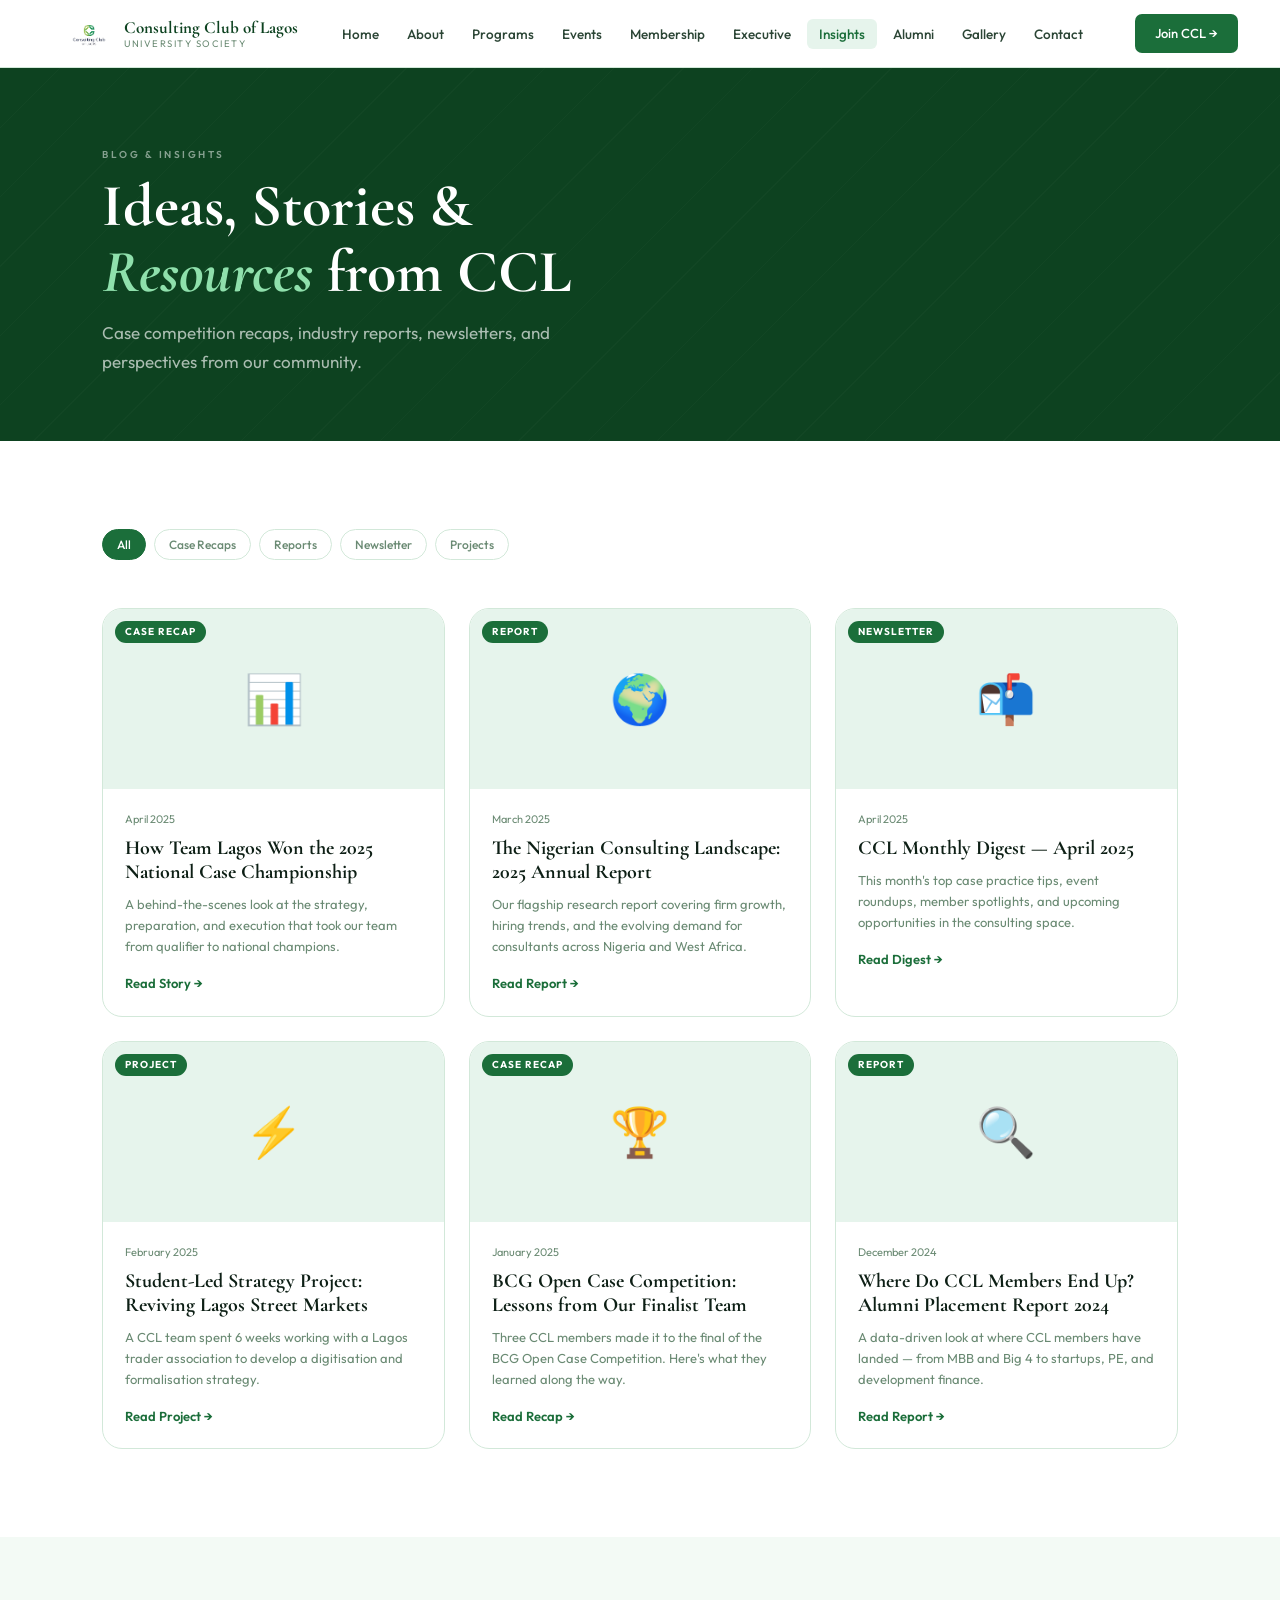
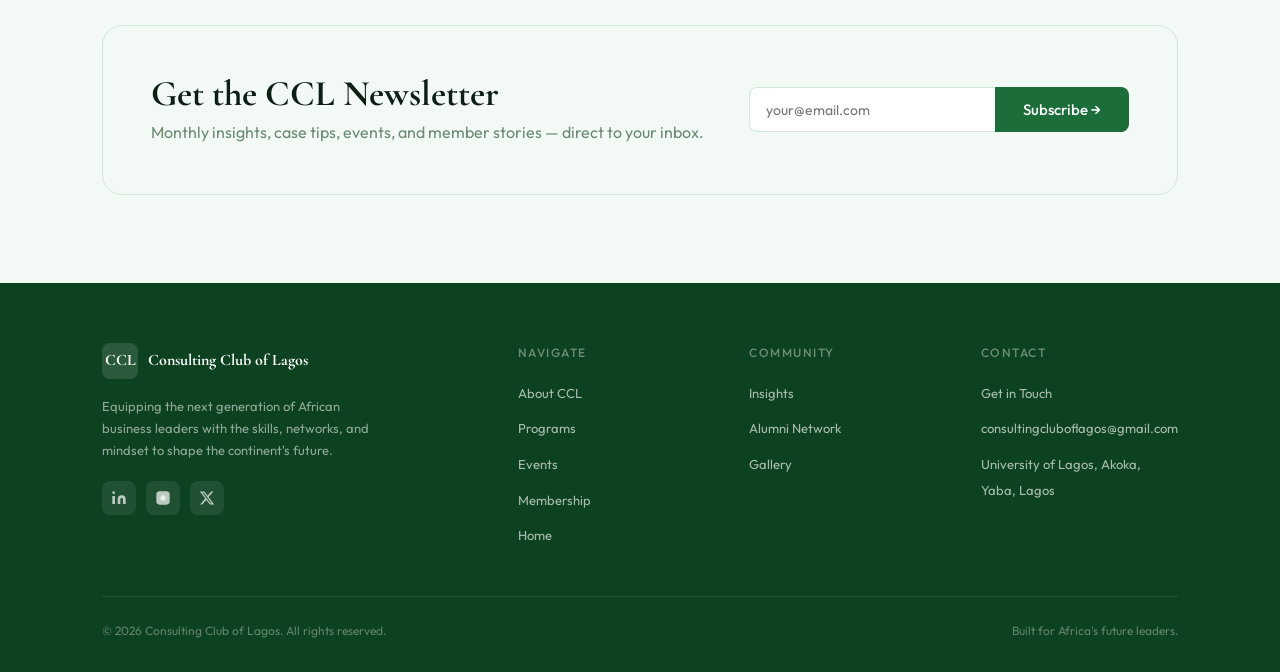
<file: blog.html>
<!DOCTYPE html>
<html lang="en">
<head>
  <meta charset="UTF-8">
  <meta name="viewport" content="width=device-width, initial-scale=1.0">
  <title>Insights — Consulting Club of Lagos</title>
  <link rel="stylesheet" href="shared.css">
  <link rel="stylesheet" href="inner.css">
   <link rel="shortcut icon" href="ccl logo.ico.jpg" type="image/x-icon">
</head>
<body>

<div class="page-hero">
  <div class="page-hero-inner">
    <span class="tag">Blog & Insights</span>
    <h1>Ideas, Stories &<br><em>Resources</em> from CCL</h1>
    <p>Case competition recaps, industry reports, newsletters, and perspectives from our community.</p>
  </div>
</div>

<section class="sec">
  <div style="display:flex;gap:8px;flex-wrap:wrap;margin-bottom:40px;" class="anim">
    <button class="ef-btn active">All</button>
    <button class="ef-btn">Case Recaps</button>
    <button class="ef-btn">Reports</button>
    <button class="ef-btn">Newsletter</button>
    <button class="ef-btn">Projects</button>
  </div>

  <div class="blog-grid">
    <div class="blog-card anim" data-delay="0">
      <div class="blog-thumb">📊<span class="blog-category">Case Recap</span></div>
      <div class="blog-body">
        <div class="blog-date">April 2025</div>
        <div class="blog-title">How Team Lagos Won the 2025 National Case Championship</div>
        <div class="blog-excerpt">A behind-the-scenes look at the strategy, preparation, and execution that took our team from qualifier to national champions.</div>
        <div class="blog-read">Read Story →</div>
      </div>
    </div>
    <div class="blog-card anim" data-delay="0.07">
      <div class="blog-thumb">🌍<span class="blog-category">Report</span></div>
      <div class="blog-body">
        <div class="blog-date">March 2025</div>
        <div class="blog-title">The Nigerian Consulting Landscape: 2025 Annual Report</div>
        <div class="blog-excerpt">Our flagship research report covering firm growth, hiring trends, and the evolving demand for consultants across Nigeria and West Africa.</div>
        <div class="blog-read">Read Report →</div>
      </div>
    </div>
    <div class="blog-card anim" data-delay="0.14">
      <div class="blog-thumb">📬<span class="blog-category">Newsletter</span></div>
      <div class="blog-body">
        <div class="blog-date">April 2025</div>
        <div class="blog-title">CCL Monthly Digest — April 2025</div>
        <div class="blog-excerpt">This month's top case practice tips, event roundups, member spotlights, and upcoming opportunities in the consulting space.</div>
        <div class="blog-read">Read Digest →</div>
      </div>
    </div>
    <div class="blog-card anim" data-delay="0.21">
      <div class="blog-thumb">⚡<span class="blog-category">Project</span></div>
      <div class="blog-body">
        <div class="blog-date">February 2025</div>
        <div class="blog-title">Student-Led Strategy Project: Reviving Lagos Street Markets</div>
        <div class="blog-excerpt">A CCL team spent 6 weeks working with a Lagos trader association to develop a digitisation and formalisation strategy.</div>
        <div class="blog-read">Read Project →</div>
      </div>
    </div>
    <div class="blog-card anim" data-delay="0.28">
      <div class="blog-thumb">🏆<span class="blog-category">Case Recap</span></div>
      <div class="blog-body">
        <div class="blog-date">January 2025</div>
        <div class="blog-title">BCG Open Case Competition: Lessons from Our Finalist Team</div>
        <div class="blog-excerpt">Three CCL members made it to the final of the BCG Open Case Competition. Here's what they learned along the way.</div>
        <div class="blog-read">Read Recap →</div>
      </div>
    </div>
    <div class="blog-card anim" data-delay="0.35">
      <div class="blog-thumb">🔍<span class="blog-category">Report</span></div>
      <div class="blog-body">
        <div class="blog-date">December 2024</div>
        <div class="blog-title">Where Do CCL Members End Up? Alumni Placement Report 2024</div>
        <div class="blog-excerpt">A data-driven look at where CCL members have landed — from MBB and Big 4 to startups, PE, and development finance.</div>
        <div class="blog-read">Read Report →</div>
      </div>
    </div>
  </div>
</section>

<section class="sec-alt">
  <div class="join-cta anim" style="display:flex;justify-content:space-between;align-items:center;flex-wrap:wrap;gap:24px;">
    <div>
      <h2>Get the CCL Newsletter</h2>
      <p style="margin-top:6px;">Monthly insights, case tips, events, and member stories — direct to your inbox.</p>
    </div>
    <div style="display:flex;gap:0;max-width:380px;flex:1;">
      <input type="email" placeholder="your@email.com" style="flex:1;padding:12px 16px;border:1.5px solid var(--border);border-radius:8px 0 0 8px;border-right:none;font-family:'Outfit',sans-serif;font-size:14px;outline:none;">
      <button class="btn btn-green" style="border-radius:0 8px 8px 0;white-space:nowrap;">Subscribe →</button>
    </div>
  </div>
</section>

<style>
.ef-btn{padding:7px 14px;border-radius:100px;border:1px solid var(--border);background:white;color:var(--ink-muted);font-size:12px;font-weight:500;cursor:pointer;font-family:'Outfit',sans-serif;transition:all 0.2s;}
.ef-btn:hover{border-color:var(--green);color:var(--green);}
.ef-btn.active{background:var(--green);border-color:var(--green);color:white;}
</style>
<script src="nav.js"></script>
</body>
</html>
</file>
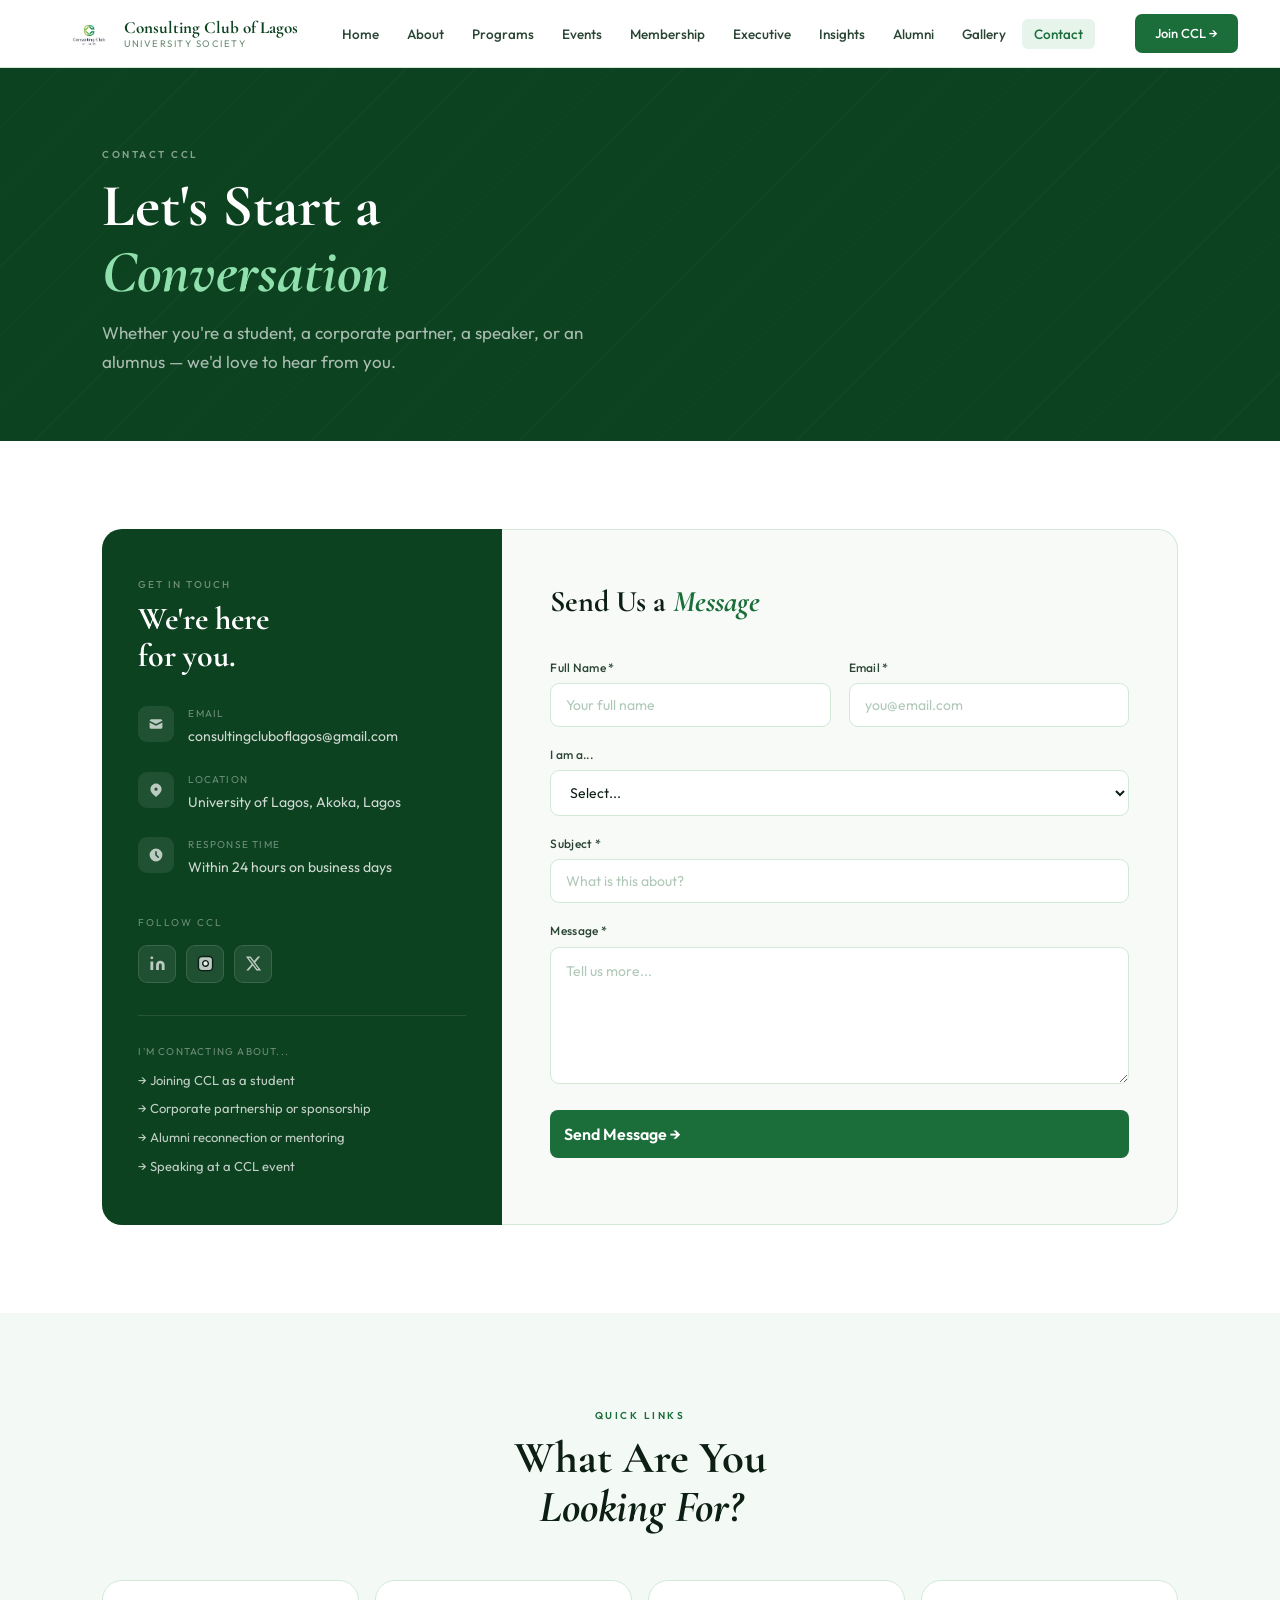
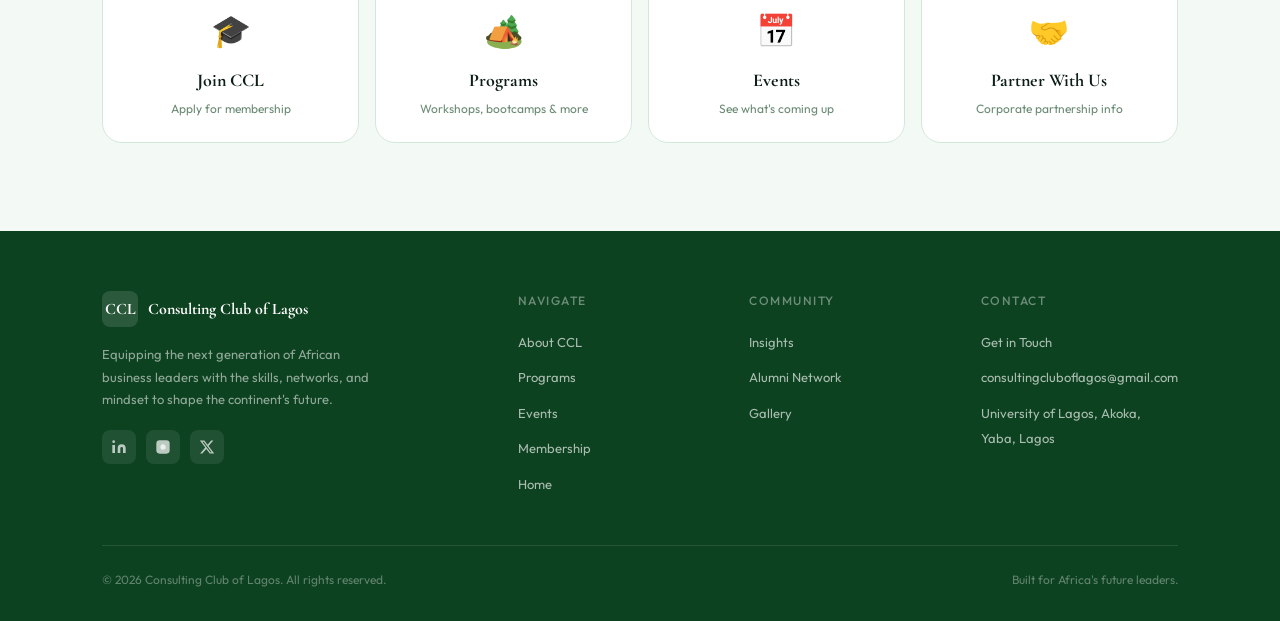
<file: contact.html>
<!DOCTYPE html>
<html lang="en">
<head>
  <meta charset="UTF-8">
  <meta name="viewport" content="width=device-width, initial-scale=1.0">
  <title>Contact — Consulting Club of Lagos</title>
  <link rel="stylesheet" href="shared.css">
  <link rel="stylesheet" href="inner.css">
   <link rel="shortcut icon" href="ccl logo.ico.jpg" type="image/x-icon">
</head>
<body>

<div class="page-hero">
  <div class="page-hero-inner">
    <span class="tag">Contact CCL</span>
    <h1>Let's Start a<br><em>Conversation</em></h1>
    <p>Whether you're a student, a corporate partner, a speaker, or an alumnus — we'd love to hear from you.</p>
  </div>
</div>

<section class="sec">
  <div class="contact-layout anim">
    <div class="contact-info-panel">
      <div class="ci-label">Get in Touch</div>
      <div class="ci-title">We're here<br>for you.</div>

      <div class="ci-item">
        <div class="ci-icon"><svg viewBox="0 0 20 20" fill="currentColor"><path d="M2.003 5.884L10 9.882l7.997-3.998A2 2 0 0016 4H4a2 2 0 00-1.997 1.884z"/><path d="M18 8.118l-8 4-8-4V14a2 2 0 002 2h12a2 2 0 002-2V8.118z"/></svg></div>
        <div>
          <div class="ci-info-label">Email</div>
          <div class="ci-info-val"><a href="mailto:consultingcluboflagos@gmail.com">consultingcluboflagos@gmail.com</a></div>
        </div>
      </div>

      <div class="ci-item">
        <div class="ci-icon"><svg viewBox="0 0 20 20" fill="currentColor"><path fill-rule="evenodd" d="M5.05 4.05a7 7 0 119.9 9.9L10 18.9l-4.95-4.95a7 7 0 010-9.9zM10 11a2 2 0 100-4 2 2 0 000 4z" clip-rule="evenodd"/></svg></div>
        <div>
          <div class="ci-info-label">Location</div>
          <div class="ci-info-val">University of Lagos, Akoka, Lagos</div>
        </div>
      </div>

      <div class="ci-item">
        <div class="ci-icon"><svg viewBox="0 0 20 20" fill="currentColor"><path fill-rule="evenodd" d="M10 18a8 8 0 100-16 8 8 0 000 16zm1-12a1 1 0 10-2 0v4a1 1 0 00.293.707l2.828 2.829a1 1 0 101.415-1.415L11 9.586V6z" clip-rule="evenodd"/></svg></div>
        <div>
          <div class="ci-info-label">Response Time</div>
          <div class="ci-info-val">Within 24 hours on business days</div>
        </div>
      </div>

      <div class="ci-socials">
        <div class="ci-socials-label">Follow CCL</div>
        <div class="ci-social-links">
          <a href="https://www.linkedin.com/company/consulting-club-of-lagos/" target="_blank" class="ci-social-link" aria-label="LinkedIn">
            <svg viewBox="0 0 24 24" fill="currentColor"><path d="M16 8a6 6 0 016 6v7h-4v-7a2 2 0 00-2-2 2 2 0 00-2 2v7h-4v-7a6 6 0 016-6zM2 9h4v12H2z"/><circle cx="4" cy="4" r="2"/></svg>
          </a>
          <a href="https://www.instagram.com/consultingcluboflagos/" target="_blank" class="ci-social-link" aria-label="Instagram">
            <svg viewBox="0 0 24 24" fill="none" stroke="currentColor" stroke-width="2"><rect x="2" y="2" width="20" height="20" rx="5" ry="5"/><path d="M16 11.37A4 4 0 1112.63 8 4 4 0 0116 11.37z"/><line x1="17.5" y1="6.5" x2="17.51" y2="6.5"/></svg>
          </a>
          <a href="https://twitter.com/consultingcluboflagos" target="_blank" class="ci-social-link" aria-label="X / Twitter">
            <svg viewBox="0 0 24 24" fill="currentColor"><path d="M18.244 2.25h3.308l-7.227 8.26 8.502 11.24H16.17l-5.214-6.817L4.99 21.75H1.68l7.73-8.835L1.254 2.25H8.08l4.713 6.231zm-1.161 17.52h1.833L7.084 4.126H5.117z"/></svg>
          </a>
        </div>
      </div>

      <div style="margin-top:32px;padding-top:28px;border-top:1px solid rgba(255,255,255,0.1);">
        <div class="ci-info-label" style="margin-bottom:10px;">I'm contacting about...</div>
        <div style="display:flex;flex-direction:column;gap:8px;">
          <a href="membership.html" style="color:rgba(255,255,255,0.75);font-size:13px;">→ Joining CCL as a student</a>
          <a href="partners.html" style="color:rgba(255,255,255,0.75);font-size:13px;">→ Corporate partnership or sponsorship</a>
          <a href="alumni.html" style="color:rgba(255,255,255,0.75);font-size:13px;">→ Alumni reconnection or mentoring</a>
          <a href="events.html" style="color:rgba(255,255,255,0.75);font-size:13px;">→ Speaking at a CCL event</a>
        </div>
      </div>
    </div>

    <div class="contact-form-panel">
      <div class="cf-title">Send Us a <em>Message</em></div>
      <form class="cf-grid" id="contactForm" action="https://formspree.io/f/maqadkdd" method="post">
        <div class="cf-field"><label>Full Name *</label><input type="text" placeholder="Your full name" required></div>
        <div class="cf-field"><label>Email *</label><input type="email" placeholder="you@email.com" required></div>
        <div class="cf-field cf-full">
          <label>I am a...</label>
          <select>
            <option value="">Select...</option>
            <option>Current university student</option>
            <option>CCL alumni</option>
            <option>Corporate partner / recruiter</option>
            <option>Potential speaker / mentor</option>
            <option>Media / press</option>
            <option>Other</option>
          </select>
        </div>
        <div class="cf-field cf-full"><label>Subject *</label><input type="text" placeholder="What is this about?" required></div>
        <div class="cf-field cf-full"><label>Message *</label><textarea placeholder="Tell us more..." rows="5" required></textarea></div>
        <div class="cf-field cf-full">
          <button type="submit" class="btn btn-green cf-submit">Send Message →</button>
        </div>
      </form>
      <div id="contactSuccess" style="display:none;text-align:center;padding:60px 20px;">
        <div style="font-size:52px;margin-bottom:16px;">✅</div>
        <h3 style="font-family:'Cormorant Garamond',serif;font-size:28px;color:var(--ink);">Message sent!</h3>
        <p style="color:var(--ink-muted);margin-top:10px;font-size:15px;">We'll get back to you within 24 hours. Thanks for reaching out!</p>
        <div style="display:flex;gap:12px;justify-content:center;margin-top:28px;">
          <a href="events.html" class="btn btn-green">View Events →</a>
          <a href="membership.html" class="btn btn-outline">Join CCL</a>
        </div>
      </div>
    </div>
  </div>
</section>

<section class="sec-alt">
  <div style="text-align:center;max-width:520px;margin:0 auto 48px;">
    <span class="tag anim">Quick Links</span>
    <h2 class="section-title anim" data-delay="0.05">What Are You<br><em>Looking For?</em></h2>
  </div>
  <div style="display:grid;grid-template-columns:repeat(4,1fr);gap:16px;">
    <a href="membership.html" class="qlink-card anim" data-delay="0"><div style="font-size:32px;margin-bottom:10px;">🎓</div><div class="qlc-title">Join CCL</div><div class="qlc-sub">Apply for membership</div></a>
    <a href="programs.html" class="qlink-card anim" data-delay="0.07"><div style="font-size:32px;margin-bottom:10px;">🏕️</div><div class="qlc-title">Programs</div><div class="qlc-sub">Workshops, bootcamps & more</div></a>
    <a href="events.html" class="qlink-card anim" data-delay="0.14"><div style="font-size:32px;margin-bottom:10px;">📅</div><div class="qlc-title">Events</div><div class="qlc-sub">See what's coming up</div></a>
    <a href="partners.html" class="qlink-card anim" data-delay="0.21"><div style="font-size:32px;margin-bottom:10px;">🤝</div><div class="qlc-title">Partner With Us</div><div class="qlc-sub">Corporate partnership info</div></a>
  </div>
</section>

<style>
.qlink-card{background:white;border:1px solid var(--border);border-radius:var(--radius-lg);padding:24px;text-align:center;text-decoration:none;transition:transform 0.2s,border-color 0.2s,box-shadow 0.2s;display:block;}
.qlink-card:hover{transform:translateY(-4px);border-color:var(--green);box-shadow:0 8px 30px rgba(27,110,58,0.10);}
.qlc-title{font-family:'Cormorant Garamond',serif;font-size:18px;font-weight:700;color:var(--ink);}
.qlc-sub{font-size:12px;color:var(--ink-muted);margin-top:4px;}
@media(max-width:760px){div[style*="grid-template-columns:repeat(4,1fr)"]{grid-template-columns:1fr 1fr!important;}}
@media(max-width:480px){div[style*="grid-template-columns:repeat(4,1fr)"]{grid-template-columns:1fr!important;}}
</style>
<script src="nav.js"></script>
<script>
document.getElementById('contactForm').addEventListener('submit', e => {
  e.preventDefault();
  document.getElementById('contactForm').style.display = 'none';
  document.getElementById('contactSuccess').style.display = 'block';
});
</script>
</body>
</html>
</file>
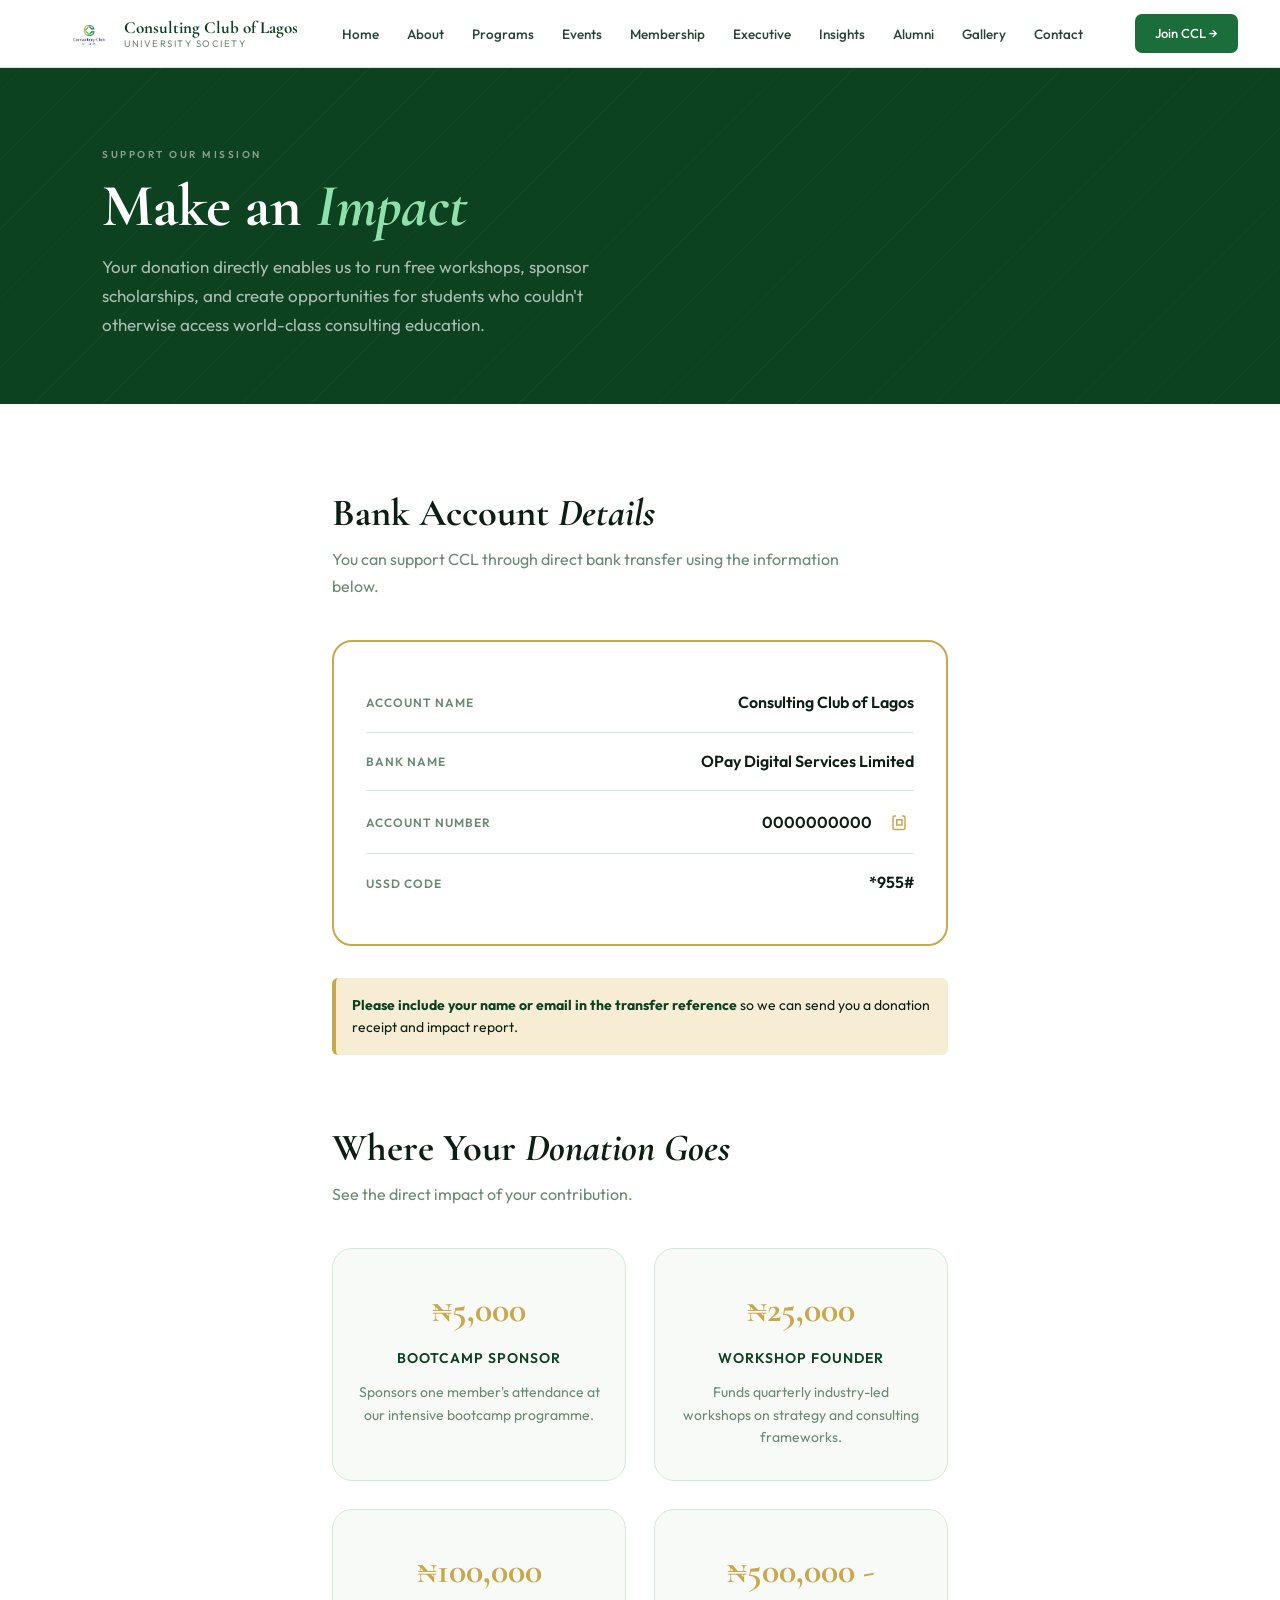
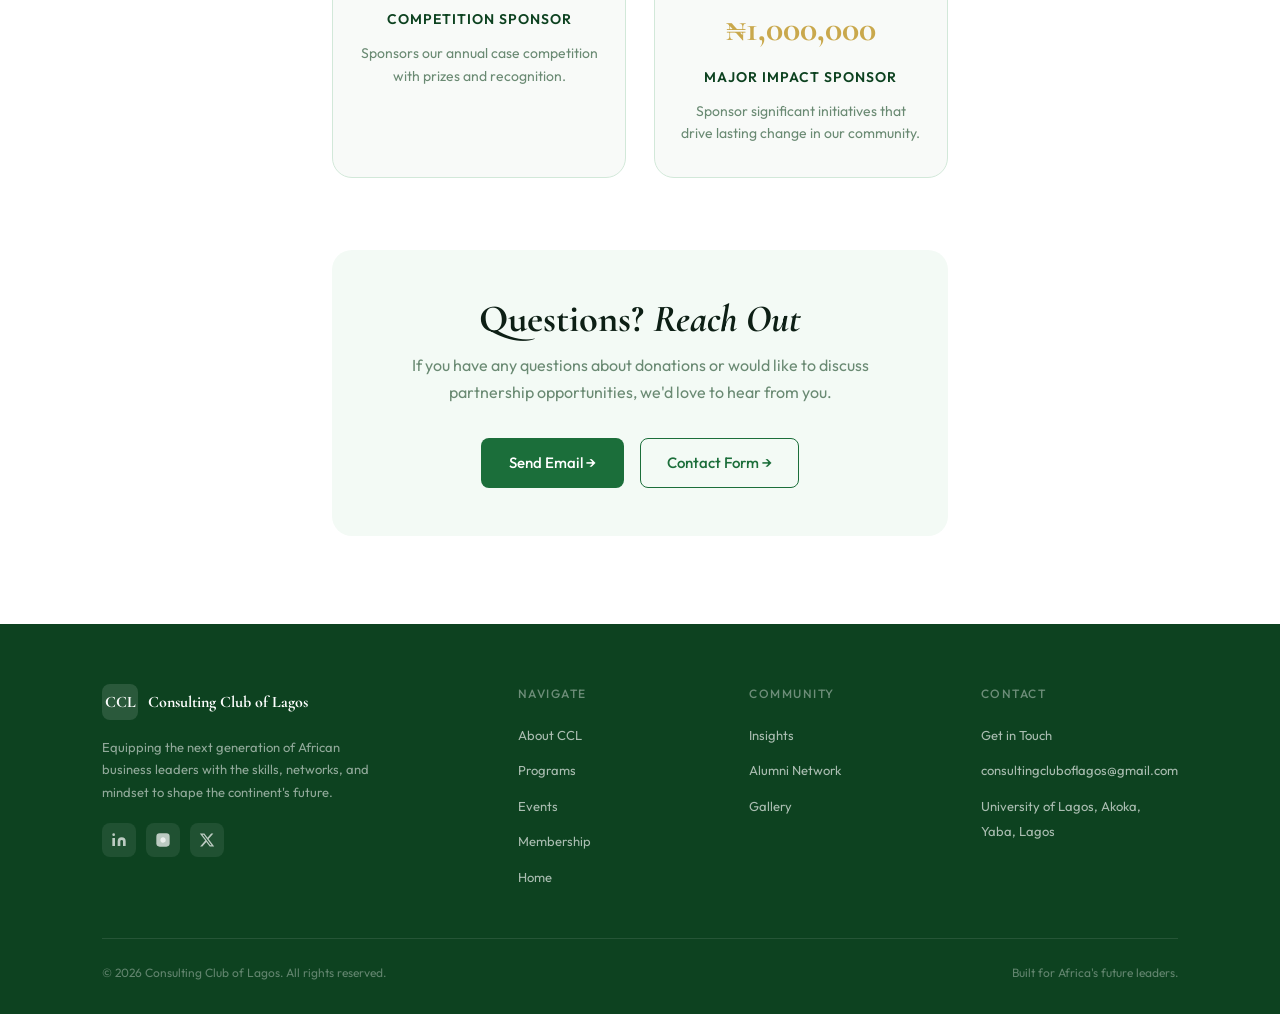
<file: donate.html>
<!DOCTYPE html>
<html lang="en">
<head>
  <meta charset="UTF-8">
  <meta name="viewport" content="width=device-width, initial-scale=1.0">
  <title>Donate — Consulting Club of Lagos</title>
  <link rel="stylesheet" href="shared.css">
  <link rel="stylesheet" href="donate.css">
  <link rel="shortcut icon" href="ccl logo.ico.jpg" type="image/x-icon">
</head>
<body>

<!-- ── PAGE HERO ── -->
<section class="page-hero">
  <div class="page-hero-inner">
    <span class="tag">Support Our Mission</span>
    <h1>Make an <em>Impact</em></h1>
    <p>Your donation directly enables us to run free workshops, sponsor scholarships, and create opportunities for students who couldn't otherwise access world-class consulting education.</p>
  </div>
</section>

<!-- ── MAIN CONTENT ── -->
<section class="sec donate-main">
  <div class="donate-container">
    <!-- Why Donate -->
    <!-- <div class="donate-section anim">
      <h2 class="section-title">Why Your Support <em>Matters</em></h2>
      <p class="section-sub">Every naira donated goes directly to furthering our mission of developing Africa's next generation of business leaders.</p>

      <div class="impact-grid">
        <div class="impact-card anim" data-delay="0.1">
          <div class="impact-icon">🎓</div>
          <h3>Education</h3>
          <p>Funding workshops, bootcamps, and training programmes led by industry experts.</p>
        </div>
        <div class="impact-card anim" data-delay="0.2">
          <div class="impact-icon">🤝</div>
          <h3>Mentorship</h3>
          <p>Connecting students with senior consultants at top firms for guidance and support.</p>
        </div>
        <div class="impact-card anim" data-delay="0.3">
          <div class="impact-icon">🌍</div>
          <h3>Community</h3>
          <p>Building Africa's consulting community through events, competitions, and collaboration.</p>
        </div>
      </div>
    </div> -->

    <!-- Account Information -->
    <div class="donate-section anim" data-delay="0.05">
      <h2 class="section-title">Bank Account <em>Details</em></h2>
      <p class="section-sub">You can support CCL through direct bank transfer using the information below.</p>

      <div class="account-card">
        <div class="account-field">
          <span class="field-label">Account Name</span>
          <span class="field-value">Consulting Club of Lagos</span>
        </div>
        <div class="account-divider"></div>
        <div class="account-field">
          <span class="field-label">Bank Name</span>
          <span class="field-value">OPay Digital Services Limited</span>
        </div>
        <div class="account-divider"></div>
        <div class="account-field">
          <span class="field-label">Account Number</span>
          <span class="field-value copy-field" data-copy="7065058196">
            0000000000
            <button class="copy-btn" aria-label="Copy account number">
              <svg viewBox="0 0 24 24" fill="none" stroke="currentColor" stroke-width="2">
                <path d="M16 4h2a2 2 0 0 1 2 2v14a2 2 0 0 1-2 2H6a2 2 0 0 1-2-2V6a2 2 0 0 1 2-2h2"></path>
                <rect x="9" y="9" width="7" height="7"></rect>
              </svg>
            </button>
          </span>
        </div>
        <div class="account-divider"></div>
        <div class="account-field">
          <span class="field-label">USSD Code</span>
          <span class="field-value">*955#</span>
        </div>
      </div>

      <div class="account-note">
        <strong>Please include your name or email in the transfer reference</strong> so we can send you a donation receipt and impact report.
      </div>
    </div>

    <!-- Donation Tiers -->
    <div class="donate-section anim" data-delay="0.1">
      <h2 class="section-title">Where Your <em>Donation Goes</em></h2>
      <p class="section-sub">See the direct impact of your contribution.</p>

      <div class="tiers-grid">
        <div class="tier-card anim" data-delay="0">
          <div class="tier-amount">₦5,000</div>
          <div class="tier-label">Bootcamp Sponsor</div>
          <p class="tier-desc">Sponsors one member's attendance at our intensive bootcamp programme.</p>
        </div>
        <div class="tier-card anim" data-delay="0.08">
          <div class="tier-amount">₦25,000</div>
          <div class="tier-label">Workshop Founder</div>
          <p class="tier-desc">Funds quarterly industry-led workshops on strategy and consulting frameworks.</p>
        </div>
        <div class="tier-card anim" data-delay="0.16">
          <div class="tier-amount">₦100,000</div>
          <div class="tier-label">Competition Sponsor</div>
          <p class="tier-desc">Sponsors our annual case competition with prizes and recognition.</p>
        </div>
           <div class="tier-card anim" data-delay="0.16">
          <div class="tier-amount">₦500,000 - ₦1,000,000</div>
          <div class="tier-label">Major Impact Sponsor</div>
          <p class="tier-desc">Sponsor significant initiatives that drive lasting change in our community.</p>
        </div>
      </div>
    </div>

    <!-- Contact for Enquiries -->
    <div class="donate-section donate-contact anim" data-delay="0.15">
      <h2 class="section-title">Questions? <em>Reach Out</em></h2>
      <p class="section-sub">If you have any questions about donations or would like to discuss partnership opportunities, we'd love to hear from you.</p>
      <div class="contact-links">
        <a href="mailto:consultingcluboflagos@gmail.com" class="btn btn-green">Send Email →</a>
        <a href="contact.html" class="btn btn-outline">Contact Form →</a>
      </div>
    </div>
  </div>
</section>

<!-- ── FOOTER IS INJECTED VIA nav.js ── -->

<script src="nav.js"></script>
<script>
  // Copy to clipboard functionality
  document.querySelectorAll('.copy-field').forEach(field => {
    const copyBtn = field.querySelector('.copy-btn');
    copyBtn.addEventListener('click', async () => {
      const text = field.dataset.copy;
      try {
        await navigator.clipboard.writeText(text);
        const originalHTML = copyBtn.innerHTML;
        copyBtn.innerHTML = '<svg viewBox="0 0 24 24" fill="none" stroke="currentColor" stroke-width="2"><polyline points="20 6 9 17 4 12"></polyline></svg>';
        setTimeout(() => {
          copyBtn.innerHTML = originalHTML;
        }, 2000);
      } catch (err) {
        console.error('Failed to copy:', err);
      }
    });
  });
</script>

</body>
</html>
</file>
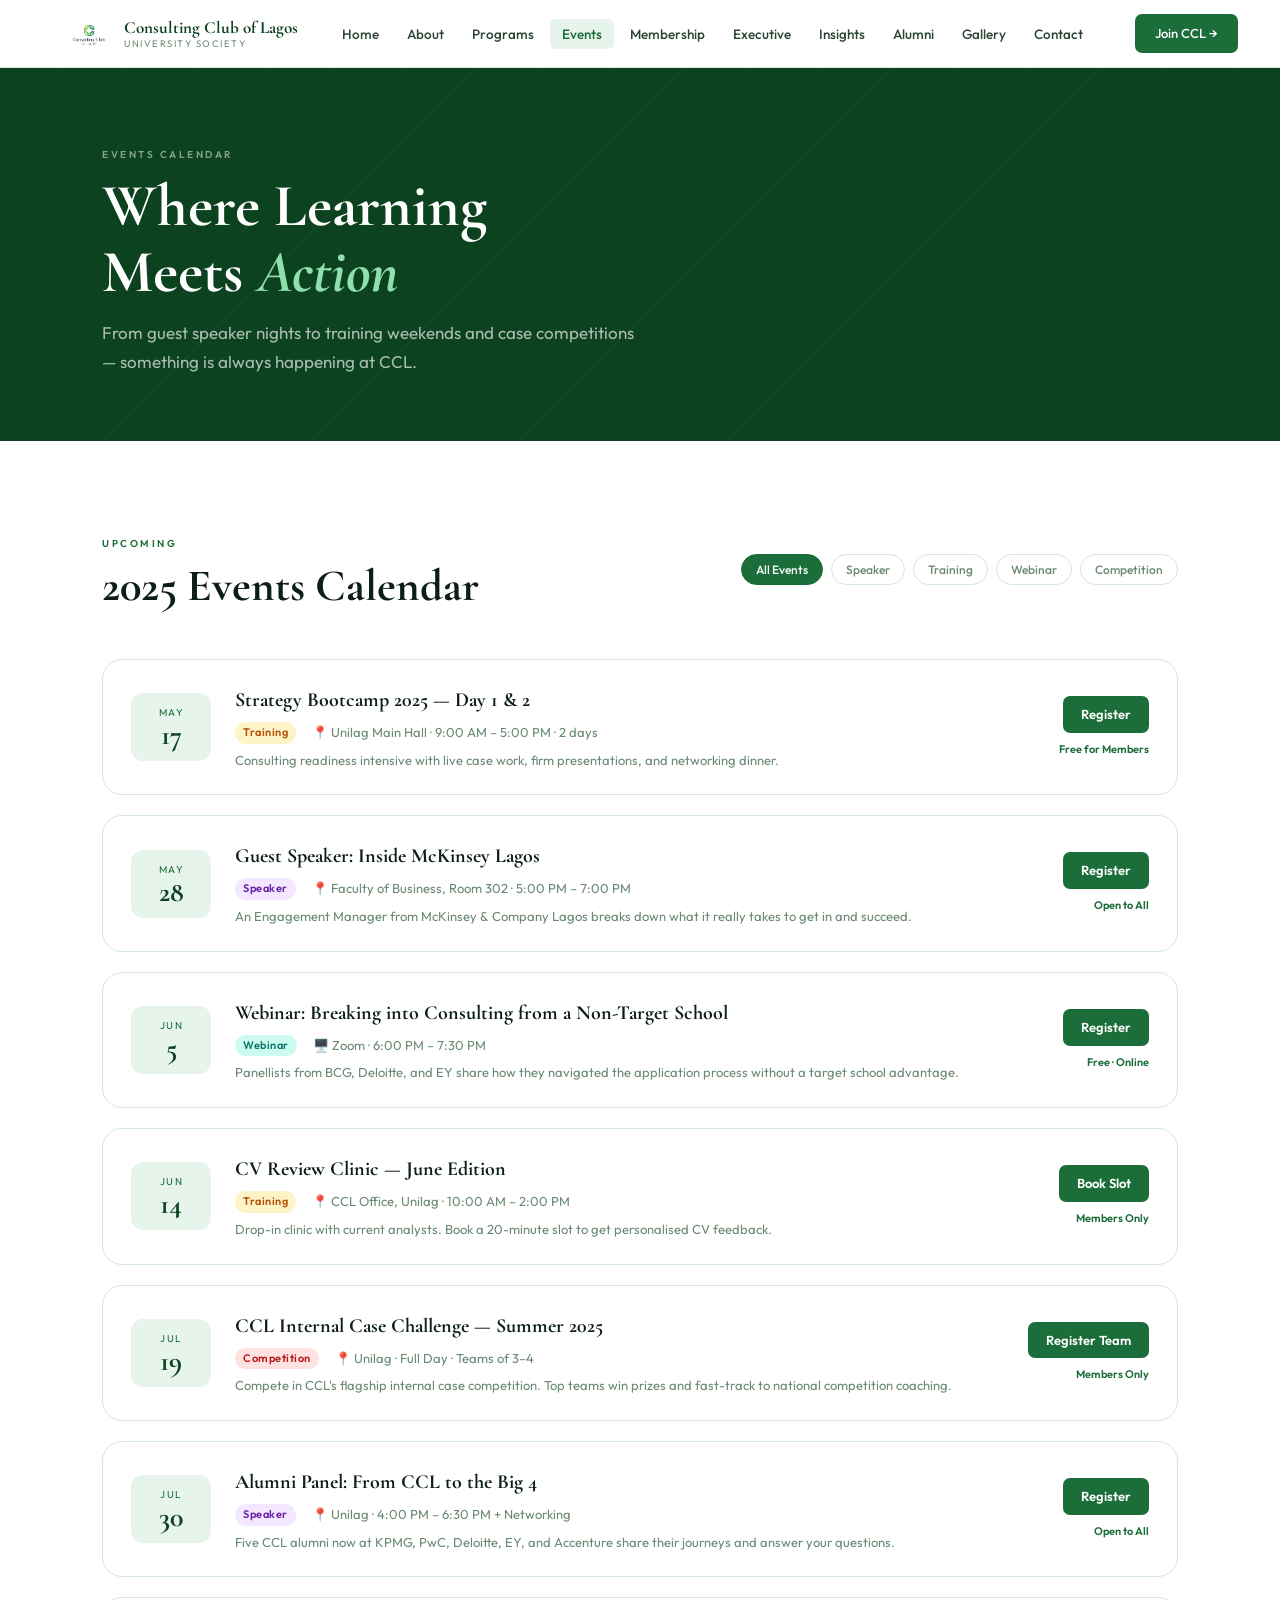
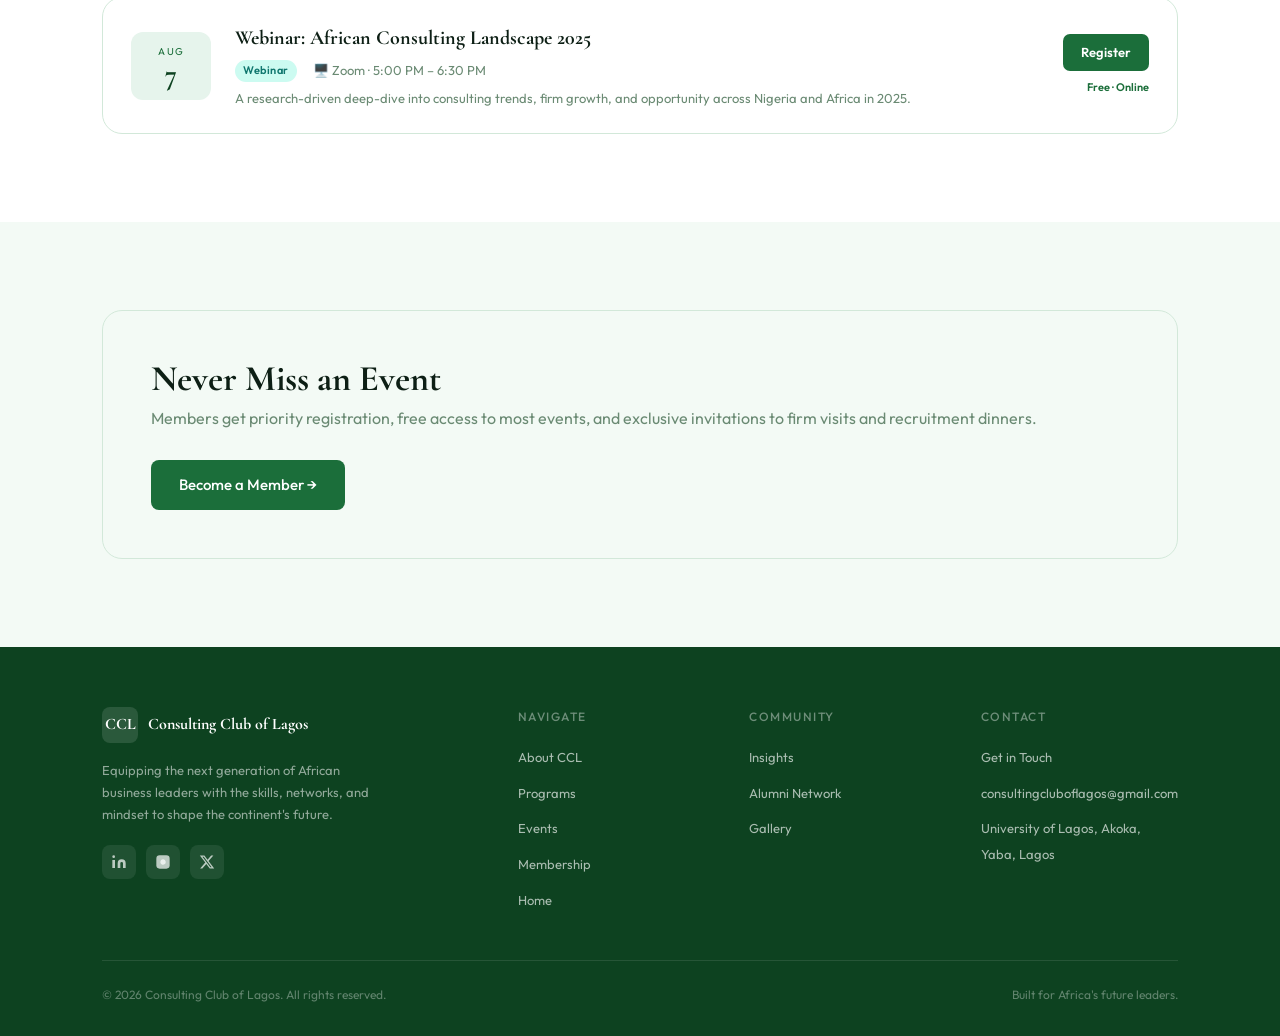
<file: events.html>
<!DOCTYPE html>
<html lang="en">
<head>
  <meta charset="UTF-8">
  <meta name="viewport" content="width=device-width, initial-scale=1.0">
  <title>Events — Consulting Club of Lagos</title>
  <link rel="stylesheet" href="shared.css">
  <link rel="stylesheet" href="inner.css">
   <link rel="shortcut icon" href="ccl logo.ico.jpg" type="image/x-icon">
</head>
<body>

<div class="page-hero">
  <div class="page-hero-inner">
    <span class="tag">Events Calendar</span>
    <h1>Where Learning<br>Meets <em>Action</em></h1>
    <p>From guest speaker nights to training weekends and case competitions — something is always happening at CCL.</p>
  </div>
</div>

<section class="sec">
  <div style="display:flex;justify-content:space-between;align-items:center;flex-wrap:wrap;gap:20px;margin-bottom:36px;">
    <div>
      <span class="tag anim">Upcoming</span>
      <h2 class="section-title anim" data-delay="0.05">2025 Events Calendar</h2>
    </div>
    <div class="event-filters anim" data-delay="0.1">
      <button class="ef-btn active" data-filter="all">All Events</button>
      <button class="ef-btn" data-filter="speaker">Speaker</button>
      <button class="ef-btn" data-filter="training">Training</button>
      <button class="ef-btn" data-filter="webinar">Webinar</button>
      <button class="ef-btn" data-filter="comp">Competition</button>
    </div>
  </div>

  <div class="events-calendar" id="eventsContainer">

    <div class="event-row anim" data-delay="0" data-type="training">
      <div class="ev-date-box"><div class="evd-month">MAY</div><div class="evd-day">17</div></div>
      <div class="ev-info">
        <div class="ev-title">Strategy Bootcamp 2025 — Day 1 & 2</div>
        <div class="ev-meta">
          <span class="ev-tag training">Training</span>
          <span class="ev-detail-small">📍 Unilag Main Hall · 9:00 AM – 5:00 PM · 2 days</span>
        </div>
        <div class="ev-detail-small" style="margin-top:6px;">Consulting readiness intensive with live case work, firm presentations, and networking dinner.</div>
      </div>
      <div class="ev-actions">
        <a href="membership.html" class="ev-reg-btn">Register</a>
        <span class="ev-free-tag">Free for Members</span>
      </div>
    </div>

    <div class="event-row anim" data-delay="0.05" data-type="speaker">
      <div class="ev-date-box"><div class="evd-month">MAY</div><div class="evd-day">28</div></div>
      <div class="ev-info">
        <div class="ev-title">Guest Speaker: Inside McKinsey Lagos</div>
        <div class="ev-meta">
          <span class="ev-tag speaker">Speaker</span>
          <span class="ev-detail-small">📍 Faculty of Business, Room 302 · 5:00 PM – 7:00 PM</span>
        </div>
        <div class="ev-detail-small" style="margin-top:6px;">An Engagement Manager from McKinsey & Company Lagos breaks down what it really takes to get in and succeed.</div>
      </div>
      <div class="ev-actions">
        <a href="membership.html" class="ev-reg-btn">Register</a>
        <span class="ev-free-tag">Open to All</span>
      </div>
    </div>

    <div class="event-row anim" data-delay="0.1" data-type="webinar">
      <div class="ev-date-box"><div class="evd-month">JUN</div><div class="evd-day">5</div></div>
      <div class="ev-info">
        <div class="ev-title">Webinar: Breaking into Consulting from a Non-Target School</div>
        <div class="ev-meta">
          <span class="ev-tag webinar">Webinar</span>
          <span class="ev-detail-small">🖥️ Zoom · 6:00 PM – 7:30 PM</span>
        </div>
        <div class="ev-detail-small" style="margin-top:6px;">Panellists from BCG, Deloitte, and EY share how they navigated the application process without a target school advantage.</div>
      </div>
      <div class="ev-actions">
        <a href="membership.html" class="ev-reg-btn">Register</a>
        <span class="ev-free-tag">Free · Online</span>
      </div>
    </div>

    <div class="event-row anim" data-delay="0.15" data-type="training">
      <div class="ev-date-box"><div class="evd-month">JUN</div><div class="evd-day">14</div></div>
      <div class="ev-info">
        <div class="ev-title">CV Review Clinic — June Edition</div>
        <div class="ev-meta">
          <span class="ev-tag training">Training</span>
          <span class="ev-detail-small">📍 CCL Office, Unilag · 10:00 AM – 2:00 PM</span>
        </div>
        <div class="ev-detail-small" style="margin-top:6px;">Drop-in clinic with current analysts. Book a 20-minute slot to get personalised CV feedback.</div>
      </div>
      <div class="ev-actions">
        <a href="membership.html" class="ev-reg-btn">Book Slot</a>
        <span class="ev-free-tag">Members Only</span>
      </div>
    </div>

    <div class="event-row anim" data-delay="0.2" data-type="comp">
      <div class="ev-date-box"><div class="evd-month">JUL</div><div class="evd-day">19</div></div>
      <div class="ev-info">
        <div class="ev-title">CCL Internal Case Challenge — Summer 2025</div>
        <div class="ev-meta">
          <span class="ev-tag comp">Competition</span>
          <span class="ev-detail-small">📍 Unilag · Full Day · Teams of 3–4</span>
        </div>
        <div class="ev-detail-small" style="margin-top:6px;">Compete in CCL's flagship internal case competition. Top teams win prizes and fast-track to national competition coaching.</div>
      </div>
      <div class="ev-actions">
        <a href="membership.html" class="ev-reg-btn">Register Team</a>
        <span class="ev-free-tag">Members Only</span>
      </div>
    </div>

    <div class="event-row anim" data-delay="0.25" data-type="speaker">
      <div class="ev-date-box"><div class="evd-month">JUL</div><div class="evd-day">30</div></div>
      <div class="ev-info">
        <div class="ev-title">Alumni Panel: From CCL to the Big 4</div>
        <div class="ev-meta">
          <span class="ev-tag speaker">Speaker</span>
          <span class="ev-detail-small">📍 Unilag · 4:00 PM – 6:30 PM + Networking</span>
        </div>
        <div class="ev-detail-small" style="margin-top:6px;">Five CCL alumni now at KPMG, PwC, Deloitte, EY, and Accenture share their journeys and answer your questions.</div>
      </div>
      <div class="ev-actions">
        <a href="membership.html" class="ev-reg-btn">Register</a>
        <span class="ev-free-tag">Open to All</span>
      </div>
    </div>

    <div class="event-row anim" data-delay="0.3" data-type="webinar">
      <div class="ev-date-box"><div class="evd-month">AUG</div><div class="evd-day">7</div></div>
      <div class="ev-info">
        <div class="ev-title">Webinar: African Consulting Landscape 2025</div>
        <div class="ev-meta">
          <span class="ev-tag webinar">Webinar</span>
          <span class="ev-detail-small">🖥️ Zoom · 5:00 PM – 6:30 PM</span>
        </div>
        <div class="ev-detail-small" style="margin-top:6px;">A research-driven deep-dive into consulting trends, firm growth, and opportunity across Nigeria and Africa in 2025.</div>
      </div>
      <div class="ev-actions">
        <a href="membership.html" class="ev-reg-btn">Register</a>
        <span class="ev-free-tag">Free · Online</span>
      </div>
    </div>

  </div>
</section>

<section class="sec-alt">
  <div class="join-cta anim">
    <h2>Never Miss an Event</h2>
    <p>Members get priority registration, free access to most events, and exclusive invitations to firm visits and recruitment dinners.</p>
    <div style="display:flex;gap:12px;flex-wrap:wrap;margin-top:28px;">
      <a href="membership.html" class="btn btn-green">Become a Member →</a>
    </div>
  </div>
</section>

<script src="nav.js"></script>
<script>
// Filter buttons
document.querySelectorAll('.ef-btn').forEach(btn => {
  btn.addEventListener('click', () => {
    document.querySelectorAll('.ef-btn').forEach(b => b.classList.remove('active'));
    btn.classList.add('active');
    const filter = btn.dataset.filter;
    document.querySelectorAll('.event-row').forEach(row => {
      row.style.display = (filter === 'all' || row.dataset.type === filter) ? 'grid' : 'none';
    });
  });
});
</script>
<style>
.event-filters { display:flex; gap:8px; flex-wrap:wrap; }
.ef-btn {
  padding:7px 14px; border-radius:100px; border:1px solid var(--border);
  background:white; color:var(--ink-muted); font-size:12px; font-weight:500;
  cursor:pointer; font-family:'Outfit',sans-serif; transition:all 0.2s;
}
.ef-btn:hover { border-color:var(--green); color:var(--green); }
.ef-btn.active { background:var(--green); border-color:var(--green); color:white; }
</style>
</body>
</html>
</file>
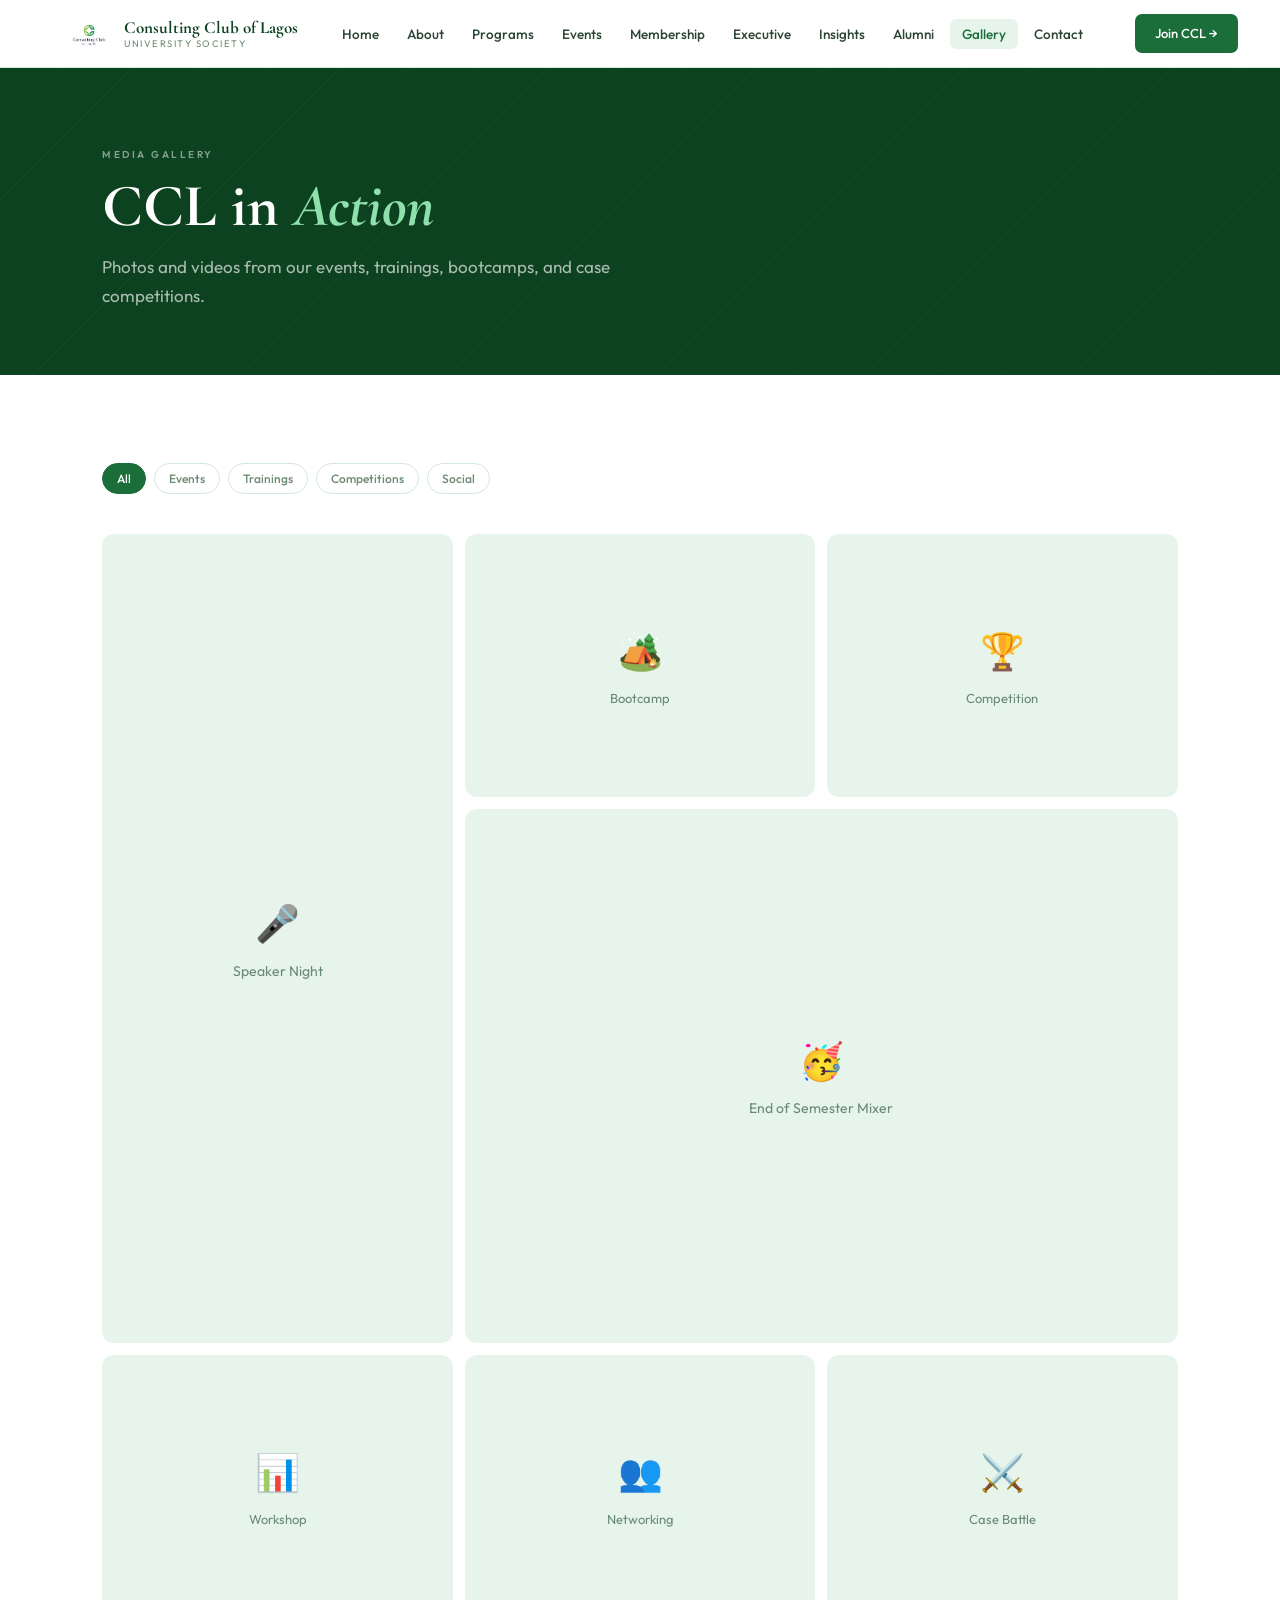
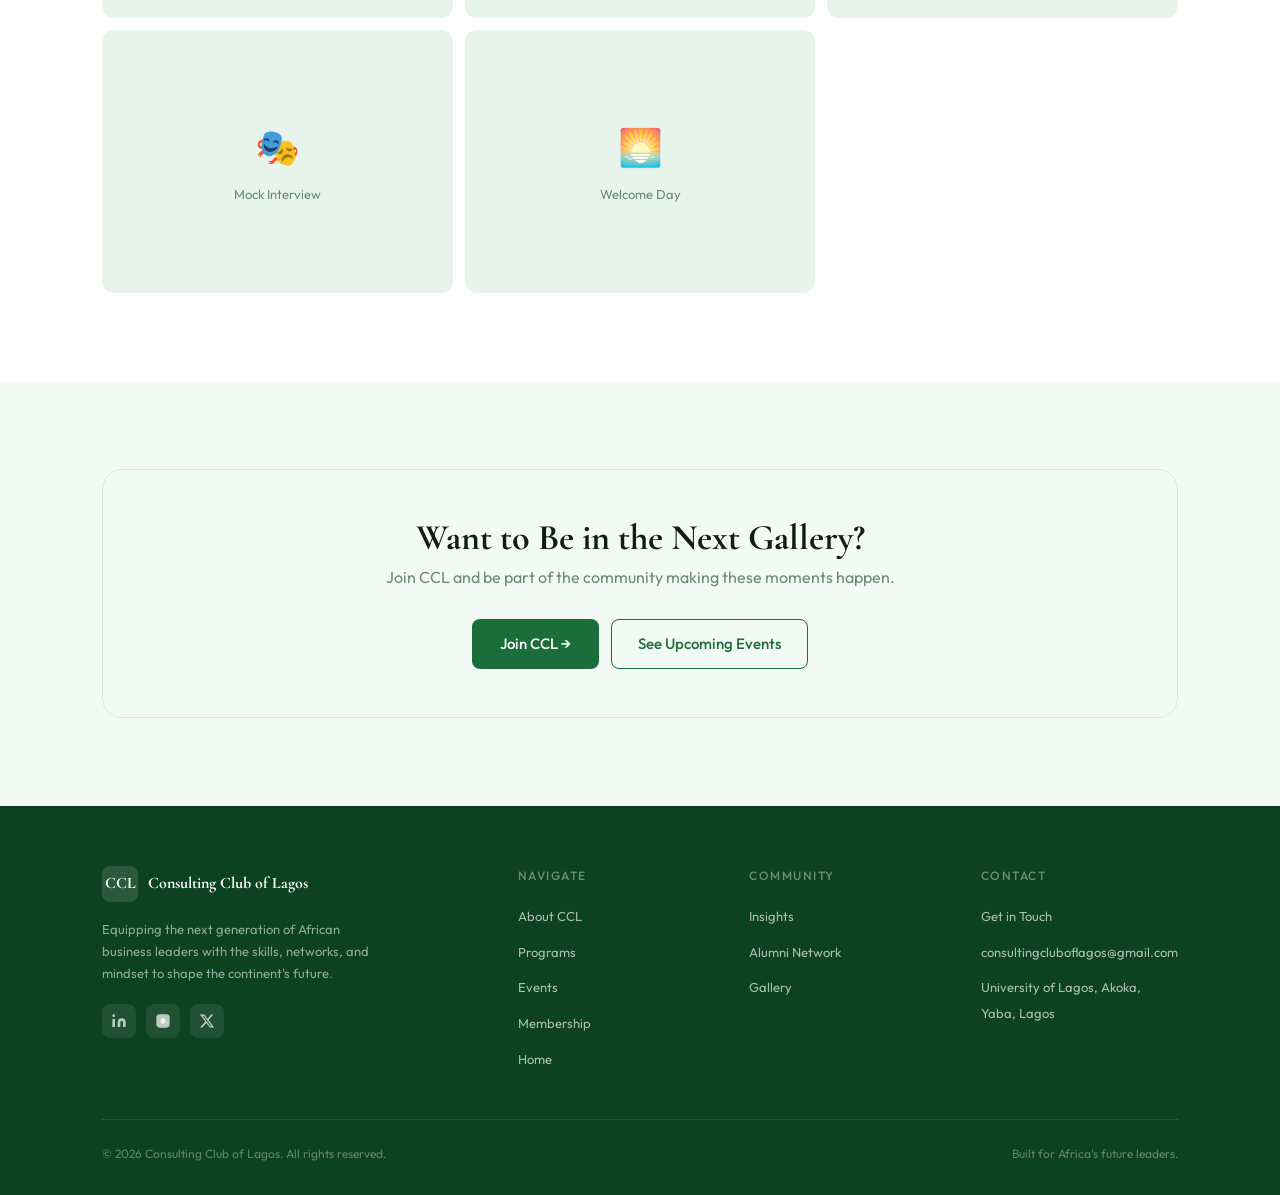
<file: gallery.html>
<!DOCTYPE html>
<html lang="en">
<head>
  <meta charset="UTF-8">
  <meta name="viewport" content="width=device-width, initial-scale=1.0">
  <title>Gallery — Consulting Club of Lagos</title>
  <link rel="stylesheet" href="shared.css">
  <link rel="stylesheet" href="inner.css">
   <link rel="shortcut icon" href="ccl logo.ico.jpg" type="image/x-icon">
</head>
<body>

<div class="page-hero">
  <div class="page-hero-inner">
    <span class="tag">Media Gallery</span>
    <h1>CCL in <em>Action</em></h1>
    <p>Photos and videos from our events, trainings, bootcamps, and case competitions.</p>
  </div>
</div>

<section class="sec">
  <div style="display:flex;gap:8px;flex-wrap:wrap;margin-bottom:36px;" class="anim">
    <button class="gf-btn active" data-filter="all">All</button>
    <button class="gf-btn" data-filter="events">Events</button>
    <button class="gf-btn" data-filter="training">Trainings</button>
    <button class="gf-btn" data-filter="comp">Competitions</button>
    <button class="gf-btn" data-filter="social">Social</button>
  </div>

  <div class="gallery-grid" id="galleryGrid">
    <div class="gallery-item tall anim" data-delay="0" data-cat="events">
      <div class="gallery-placeholder">🎤<br><small style="font-size:14px;margin-top:8px;display:block;color:var(--ink-muted);">Speaker Night</small></div>
      <div class="gallery-overlay"><div class="gallery-caption">Guest Speaker Night — April 2025<br>McKinsey Engagement Manager</div></div>
    </div>
    <div class="gallery-item anim" data-delay="0.06" data-cat="training">
      <div class="gallery-placeholder">🏕️<br><small style="font-size:13px;margin-top:8px;display:block;color:var(--ink-muted);">Bootcamp</small></div>
      <div class="gallery-overlay"><div class="gallery-caption">Strategy Bootcamp 2024 — Day 1</div></div>
    </div>
    <div class="gallery-item anim" data-delay="0.12" data-cat="comp">
      <div class="gallery-placeholder">🏆<br><small style="font-size:13px;margin-top:8px;display:block;color:var(--ink-muted);">Competition</small></div>
      <div class="gallery-overlay"><div class="gallery-caption">National Case Championship — Winning Moment</div></div>
    </div>
    <div class="gallery-item wide anim" data-delay="0.18" data-cat="social">
      <div class="gallery-placeholder">🥳<br><small style="font-size:14px;margin-top:8px;display:block;color:var(--ink-muted);">End of Semester Mixer</small></div>
      <div class="gallery-overlay"><div class="gallery-caption">End of Semester Mixer — December 2024 · 200+ Attendees</div></div>
    </div>
    <div class="gallery-item anim" data-delay="0.24" data-cat="training">
      <div class="gallery-placeholder">📊<br><small style="font-size:13px;margin-top:8px;display:block;color:var(--ink-muted);">Workshop</small></div>
      <div class="gallery-overlay"><div class="gallery-caption">Financial Modelling Workshop — Feb 2025</div></div>
    </div>
    <div class="gallery-item anim" data-delay="0.3" data-cat="events">
      <div class="gallery-placeholder">👥<br><small style="font-size:13px;margin-top:8px;display:block;color:var(--ink-muted);">Networking</small></div>
      <div class="gallery-overlay"><div class="gallery-caption">Alumni Networking Dinner — March 2025</div></div>
    </div>
    <div class="gallery-item anim" data-delay="0.36" data-cat="comp">
      <div class="gallery-placeholder">⚔️<br><small style="font-size:13px;margin-top:8px;display:block;color:var(--ink-muted);">Case Battle</small></div>
      <div class="gallery-overlay"><div class="gallery-caption">CCL Internal Case Challenge — Semi Final Round</div></div>
    </div>
    <div class="gallery-item anim" data-delay="0.42" data-cat="training">
      <div class="gallery-placeholder">🎭<br><small style="font-size:13px;margin-top:8px;display:block;color:var(--ink-muted);">Mock Interview</small></div>
      <div class="gallery-overlay"><div class="gallery-caption">Mock Interview Clinic — 40 members participated</div></div>
    </div>
    <div class="gallery-item anim" data-delay="0.48" data-cat="social">
      <div class="gallery-placeholder">🌅<br><small style="font-size:13px;margin-top:8px;display:block;color:var(--ink-muted);">Welcome Day</small></div>
      <div class="gallery-overlay"><div class="gallery-caption">New Member Orientation — January 2025</div></div>
    </div>
  </div>
</section>

<section class="sec-alt">
  <div class="join-cta anim" style="text-align:center;">
    <h2>Want to Be in the Next Gallery?</h2>
    <p style="margin-top:8px;">Join CCL and be part of the community making these moments happen.</p>
    <div style="display:flex;gap:12px;flex-wrap:wrap;margin-top:28px;justify-content:center;">
      <a href="membership.html" class="btn btn-green">Join CCL →</a>
      <a href="events.html" class="btn btn-outline">See Upcoming Events</a>
    </div>
  </div>
</section>

<style>
.gf-btn{padding:7px 14px;border-radius:100px;border:1px solid var(--border);background:white;color:var(--ink-muted);font-size:12px;font-weight:500;cursor:pointer;font-family:'Outfit',sans-serif;transition:all 0.2s;}
.gf-btn:hover{border-color:var(--green);color:var(--green);}
.gf-btn.active{background:var(--green);border-color:var(--green);color:white;}
</style>
<script src="nav.js"></script>
<script>
document.querySelectorAll('.gf-btn').forEach(btn => {
  btn.addEventListener('click', () => {
    document.querySelectorAll('.gf-btn').forEach(b => b.classList.remove('active'));
    btn.classList.add('active');
    const filter = btn.dataset.filter;
    document.querySelectorAll('.gallery-item').forEach(item => {
      item.style.display = (filter === 'all' || item.dataset.cat === filter) ? 'flex' : 'none';
    });
  });
});
</script>
</body>
</html>
</file>
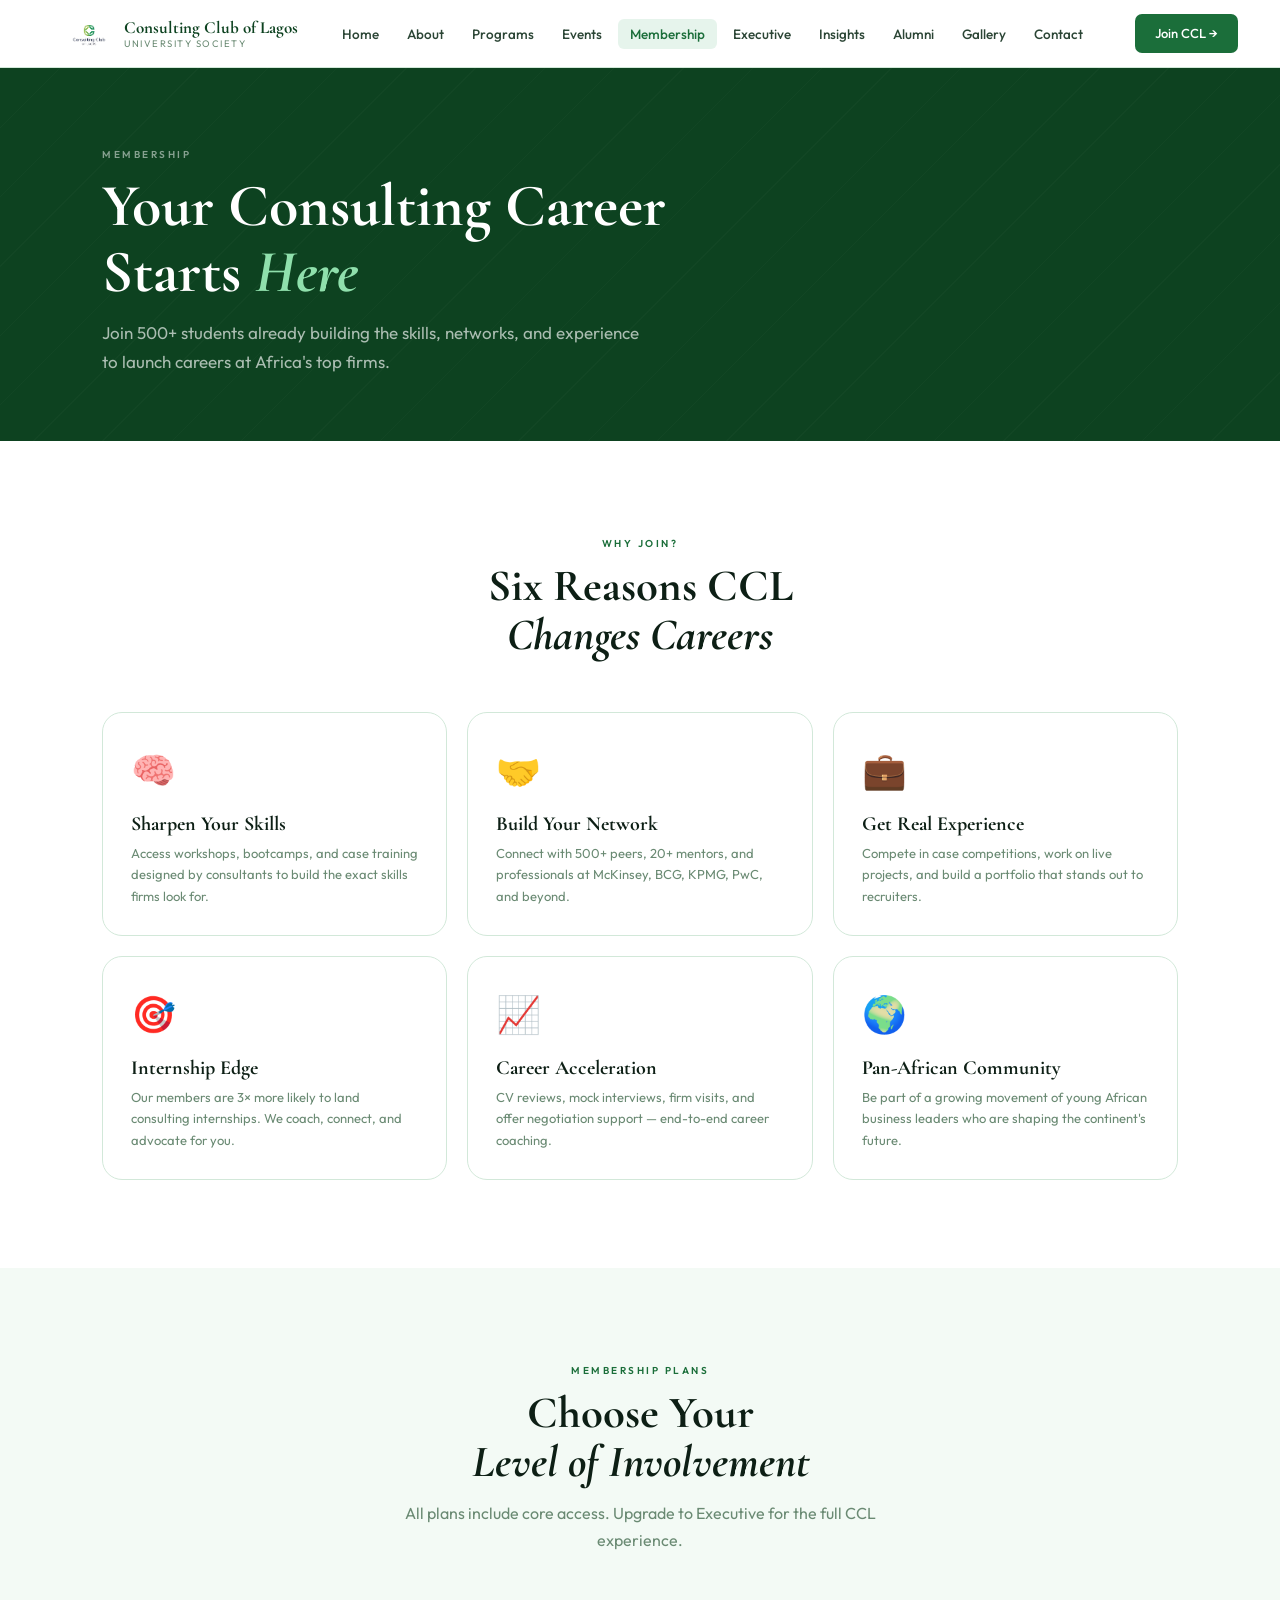
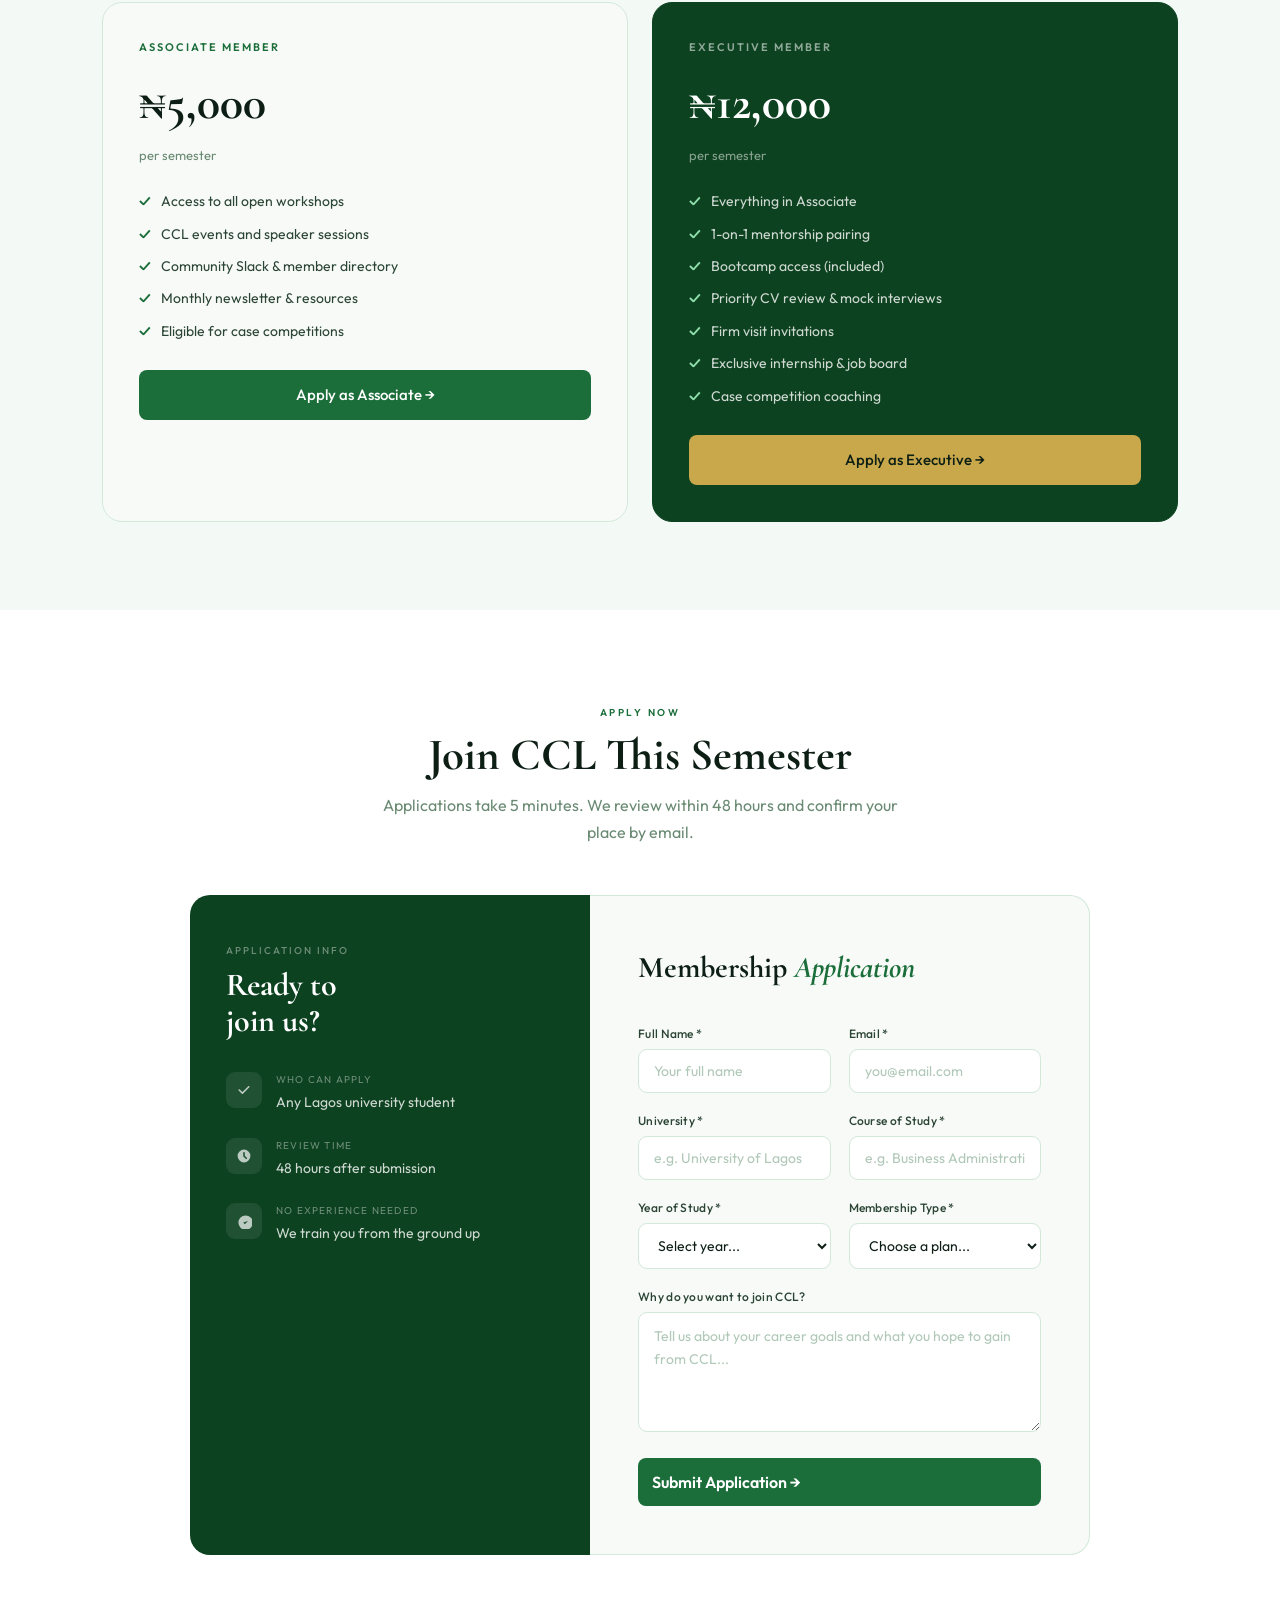
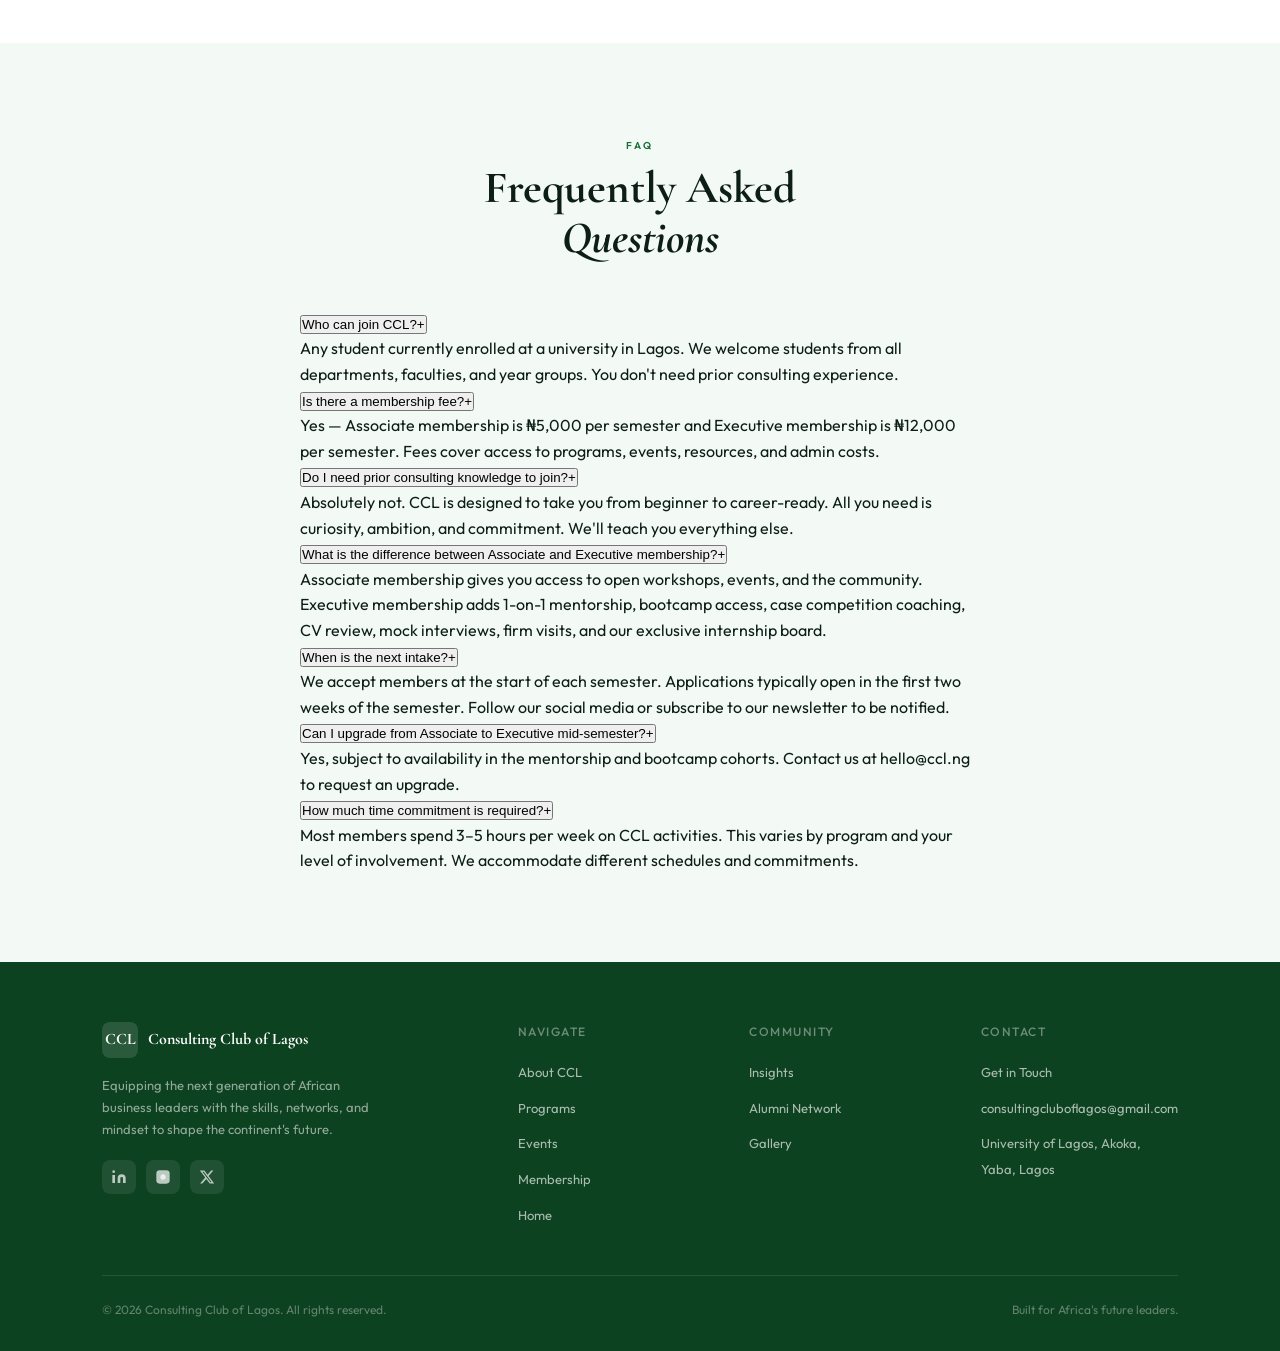
<file: membership.html>
<!DOCTYPE html>
<html lang="en">
<head>
  <meta charset="UTF-8">
  <meta name="viewport" content="width=device-width, initial-scale=1.0">
  <title>Membership — Consulting Club of Lagos</title>
  <link rel="stylesheet" href="shared.css">
  <link rel="stylesheet" href="inner.css">
   <link rel="shortcut icon" href="ccl logo.ico.jpg" type="image/x-icon">
</head>
<body>

<div class="page-hero">
  <div class="page-hero-inner">
    <span class="tag">Membership</span>
    <h1>Your Consulting Career<br>Starts <em>Here</em></h1>
    <p>Join 500+ students already building the skills, networks, and experience to launch careers at Africa's top firms.</p>
  </div>
</div>

<!-- WHY JOIN -->
<section class="sec">
  <div style="text-align:center;max-width:560px;margin:0 auto 52px;">
    <span class="tag anim">Why Join?</span>
    <h2 class="section-title anim" data-delay="0.05">Six Reasons CCL<br><em>Changes Careers</em></h2>
  </div>
  <div class="benefits-grid">
    <div class="benefit-card anim" data-delay="0">
      <div class="benefit-icon">🧠</div>
      <h3>Sharpen Your Skills</h3>
      <p>Access workshops, bootcamps, and case training designed by consultants to build the exact skills firms look for.</p>
    </div>
    <div class="benefit-card anim" data-delay="0.07">
      <div class="benefit-icon">🤝</div>
      <h3>Build Your Network</h3>
      <p>Connect with 500+ peers, 20+ mentors, and professionals at McKinsey, BCG, KPMG, PwC, and beyond.</p>
    </div>
    <div class="benefit-card anim" data-delay="0.14">
      <div class="benefit-icon">💼</div>
      <h3>Get Real Experience</h3>
      <p>Compete in case competitions, work on live projects, and build a portfolio that stands out to recruiters.</p>
    </div>
    <div class="benefit-card anim" data-delay="0.21">
      <div class="benefit-icon">🎯</div>
      <h3>Internship Edge</h3>
      <p>Our members are 3× more likely to land consulting internships. We coach, connect, and advocate for you.</p>
    </div>
    <div class="benefit-card anim" data-delay="0.28">
      <div class="benefit-icon">📈</div>
      <h3>Career Acceleration</h3>
      <p>CV reviews, mock interviews, firm visits, and offer negotiation support — end-to-end career coaching.</p>
    </div>
    <div class="benefit-card anim" data-delay="0.35">
      <div class="benefit-icon">🌍</div>
      <h3>Pan-African Community</h3>
      <p>Be part of a growing movement of young African business leaders who are shaping the continent's future.</p>
    </div>
  </div>
</section>

<!-- PLANS -->
<section class="sec-alt">
  <div style="text-align:center;max-width:540px;margin:0 auto 12px;">
    <span class="tag anim">Membership Plans</span>
    <h2 class="section-title anim" data-delay="0.05">Choose Your<br><em>Level of Involvement</em></h2>
    <p class="section-sub anim" data-delay="0.1" style="margin:12px auto 0;">All plans include core access. Upgrade to Executive for the full CCL experience.</p>
  </div>
  <div class="membership-plans">
    <div class="plan-card anim" data-delay="0">
      <div class="plan-name">Associate Member</div>
      <div class="plan-price">₦5,000</div>
      <div class="plan-period">per semester</div>
      <ul class="plan-features">
        <li>Access to all open workshops</li>
        <li>CCL events and speaker sessions</li>
        <li>Community Slack & member directory</li>
        <li>Monthly newsletter & resources</li>
        <li>Eligible for case competitions</li>
      </ul>
      <a href="#apply" class="btn btn-green" style="width:100%;justify-content:center;">Apply as Associate →</a>
    </div>
    <div class="plan-card featured anim" data-delay="0.1">
      <div class="plan-name">Executive Member</div>
      <div class="plan-price" style="color:white;">₦12,000</div>
      <div class="plan-period">per semester</div>
      <ul class="plan-features">
        <li>Everything in Associate</li>
        <li>1-on-1 mentorship pairing</li>
        <li>Bootcamp access (included)</li>
        <li>Priority CV review & mock interviews</li>
        <li>Firm visit invitations</li>
        <li>Exclusive internship & job board</li>
        <li>Case competition coaching</li>
      </ul>
      <a href="#apply" class="btn btn-gold" style="width:100%;justify-content:center;">Apply as Executive →</a>
    </div>
  </div>
</section>

<!-- APPLICATION -->
<section class="sec" id="apply">
  <div style="text-align:center;max-width:520px;margin:0 auto 48px;">
    <span class="tag anim">Apply Now</span>
    <h2 class="section-title anim" data-delay="0.05">Join CCL This Semester</h2>
    <p class="section-sub anim" data-delay="0.1" style="margin:12px auto 0;">Applications take 5 minutes. We review within 48 hours and confirm your place by email.</p>
  </div>
  <div class="contact-layout" style="max-width:900px;margin:0 auto;">
    <div class="contact-info-panel">
      <div class="ci-label">Application Info</div>
      <div class="ci-title">Ready to<br>join us?</div>
      <div class="ci-item">
        <div class="ci-icon"><svg viewBox="0 0 20 20"><path fill-rule="evenodd" d="M16.707 5.293a1 1 0 010 1.414l-8 8a1 1 0 01-1.414 0l-4-4a1 1 0 011.414-1.414L8 12.586l7.293-7.293a1 1 0 011.414 0z" clip-rule="evenodd"/></svg></div>
        <div><div class="ci-info-label">Who can apply</div><div class="ci-info-val">Any Lagos university student</div></div>
      </div>
      <div class="ci-item">
        <div class="ci-icon"><svg viewBox="0 0 20 20"><path fill-rule="evenodd" d="M10 18a8 8 0 100-16 8 8 0 000 16zm1-12a1 1 0 10-2 0v4a1 1 0 00.293.707l2.828 2.829a1 1 0 101.415-1.415L11 9.586V6z" clip-rule="evenodd"/></svg></div>
        <div><div class="ci-info-label">Review time</div><div class="ci-info-val">48 hours after submission</div></div>
      </div>
      <div class="ci-item">
        <div class="ci-icon"><svg viewBox="0 0 20 20"><path d="M9 12l2 2 4-4m6 2a9 9 0 11-18 0 9 9 0 0118 0z"/></svg></div>
        <div><div class="ci-info-label">No experience needed</div><div class="ci-info-val">We train you from the ground up</div></div>
      </div>
    </div>
    <div class="contact-form-panel">
      <div class="cf-title">Membership <em>Application</em></div>
      <form class="cf-grid" id="memberForm" action="https://formspree.io/f/maqadkdd" method="POST">
        <div class="cf-field"><label>Full Name *</label><input type="text" placeholder="Your full name" required></div>
        <div class="cf-field"><label>Email *</label><input type="email" placeholder="you@email.com" required></div>
        <div class="cf-field"><label>University *</label><input type="text" placeholder="e.g. University of Lagos" required></div>
        <div class="cf-field"><label>Course of Study *</label><input type="text" placeholder="e.g. Business Administration" required></div>
        <div class="cf-field"><label>Year of Study *</label>
          <select required>
            <option value="">Select year...</option>
            <option>Year 1</option><option>Year 2</option><option>Year 3</option>
            <option>Year 4</option><option>Year 5</option><option>Postgraduate</option>
          </select>
        </div>
        <div class="cf-field"><label>Membership Type *</label>
          <select required>
            <option value="">Choose a plan...</option>
            <option>Associate Member — ₦5,000/semester</option>
            <option>Executive Member — ₦12,000/semester</option>
          </select>
        </div>
        <div class="cf-field cf-full"><label>Why do you want to join CCL?</label><textarea placeholder="Tell us about your career goals and what you hope to gain from CCL..." rows="4"></textarea></div>
        <div class="cf-field cf-full">
          <button type="submit" class="btn btn-green cf-submit">Submit Application →</button>
        </div>
      </form>
      <div id="memberSuccess" style="display:none;text-align:center;padding:40px 20px;">
        <div style="font-size:48px;margin-bottom:16px;">🎉</div>
        <h3 style="font-family:'Cormorant Garamond',serif;font-size:26px;color:var(--ink);">Application received!</h3>
        <p style="color:var(--ink-muted);margin-top:8px;">We'll review your application and get back to you within 48 hours. Welcome to the CCL community!</p>
      </div>
    </div>
  </div>
</section>

<!-- FAQ -->
<section class="sec-alt" id="faq">
  <div style="text-align:center;max-width:520px;margin:0 auto 48px;">
    <span class="tag anim">FAQ</span>
    <h2 class="section-title anim" data-delay="0.05">Frequently Asked<br><em>Questions</em></h2>
  </div>
  <div style="max-width:680px;margin:0 auto;">
    <div class="faq-list">
      <div class="faq-item anim" data-delay="0">
        <button class="faq-q">Who can join CCL?<span>+</span></button>
        <div class="faq-a">Any student currently enrolled at a university in Lagos. We welcome students from all departments, faculties, and year groups. You don't need prior consulting experience.</div>
      </div>
      <div class="faq-item anim" data-delay="0.05">
        <button class="faq-q">Is there a membership fee?<span>+</span></button>
        <div class="faq-a">Yes — Associate membership is ₦5,000 per semester and Executive membership is ₦12,000 per semester. Fees cover access to programs, events, resources, and admin costs.</div>
      </div>
      <div class="faq-item anim" data-delay="0.1">
        <button class="faq-q">Do I need prior consulting knowledge to join?<span>+</span></button>
        <div class="faq-a">Absolutely not. CCL is designed to take you from beginner to career-ready. All you need is curiosity, ambition, and commitment. We'll teach you everything else.</div>
      </div>
      <div class="faq-item anim" data-delay="0.15">
        <button class="faq-q">What is the difference between Associate and Executive membership?<span>+</span></button>
        <div class="faq-a">Associate membership gives you access to open workshops, events, and the community. Executive membership adds 1-on-1 mentorship, bootcamp access, case competition coaching, CV review, mock interviews, firm visits, and our exclusive internship board.</div>
      </div>
      <div class="faq-item anim" data-delay="0.2">
        <button class="faq-q">When is the next intake?<span>+</span></button>
        <div class="faq-a">We accept members at the start of each semester. Applications typically open in the first two weeks of the semester. Follow our social media or subscribe to our newsletter to be notified.</div>
      </div>
      <div class="faq-item anim" data-delay="0.25">
        <button class="faq-q">Can I upgrade from Associate to Executive mid-semester?<span>+</span></button>
        <div class="faq-a">Yes, subject to availability in the mentorship and bootcamp cohorts. Contact us at hello@ccl.ng to request an upgrade.</div>
      </div>
      <div class="faq-item anim" data-delay="0.3">
        <button class="faq-q">How much time commitment is required?<span>+</span></button>
        <div class="faq-a">Most members spend 3–5 hours per week on CCL activities. This varies by program and your level of involvement. We accommodate different schedules and commitments.</div>
      </div>
    </div>
  </div>
</section>

<script src="nav.js"></script>
<script>
document.querySelectorAll('.faq-q').forEach(btn => {
  btn.addEventListener('click', () => {
    const ans = btn.closest('.faq-item').querySelector('.faq-a');
    const isOpen = ans.classList.contains('open');
    document.querySelectorAll('.faq-a').forEach(a => a.classList.remove('open'));
    document.querySelectorAll('.faq-q').forEach(b => b.classList.remove('open'));
    if (!isOpen) { ans.classList.add('open'); btn.classList.add('open'); }
  });
});
document.getElementById('memberForm').addEventListener('submit', e => {
  e.preventDefault();
  document.getElementById('memberForm').style.display = 'none';
  document.getElementById('memberSuccess').style.display = 'block';
});
</script>
</body>
</html>
</file>
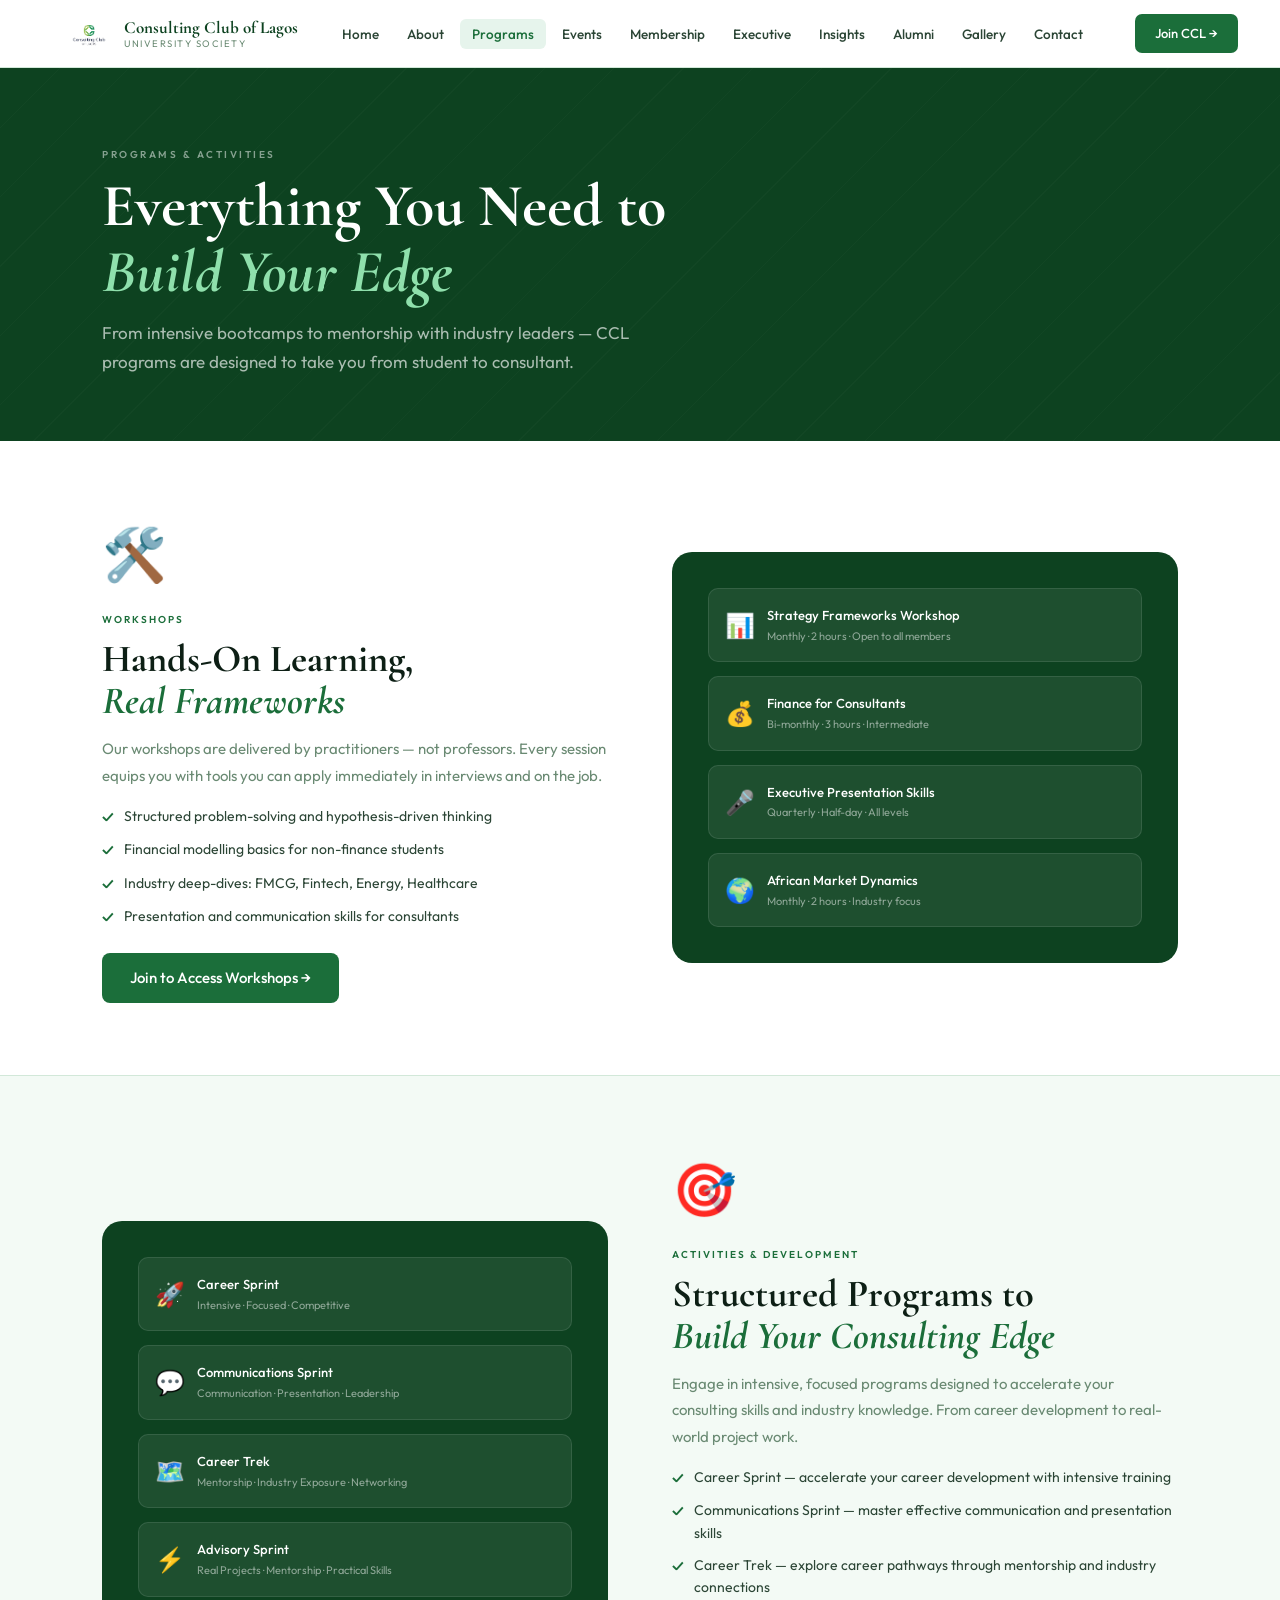
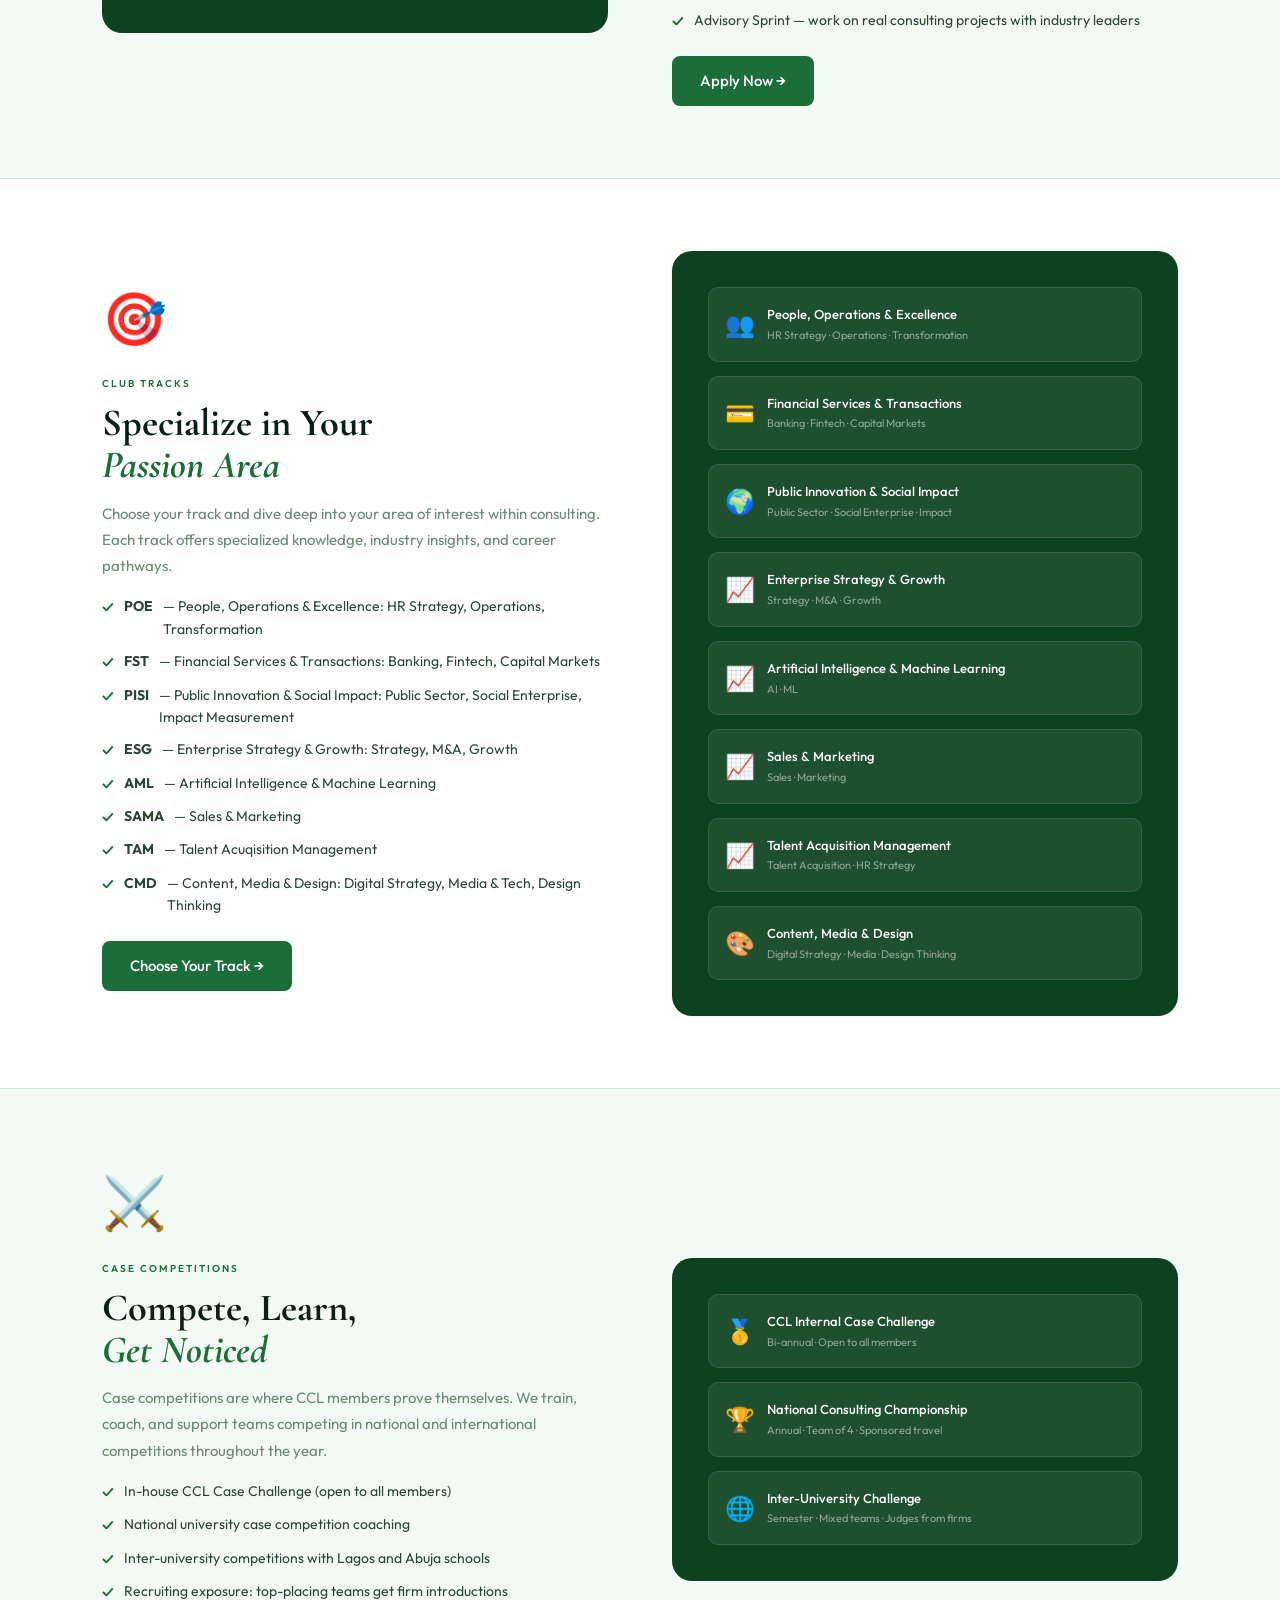
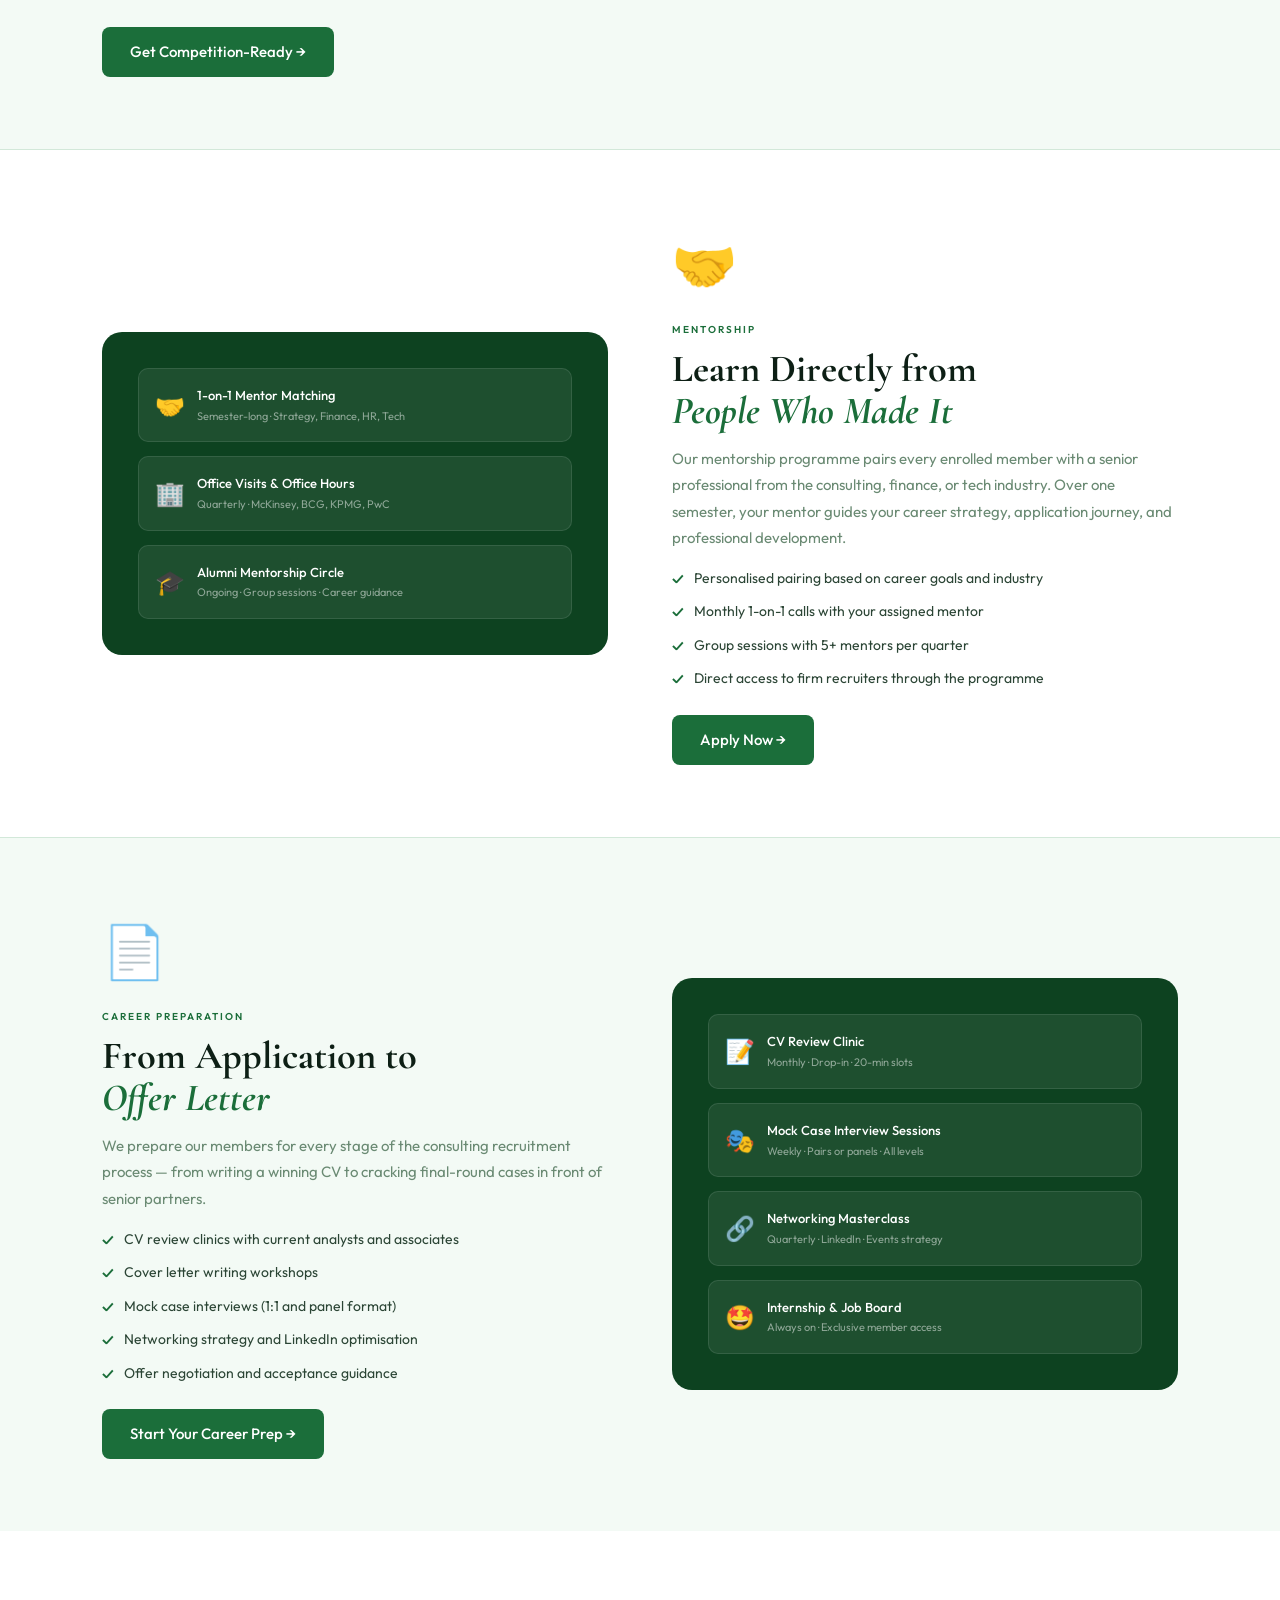
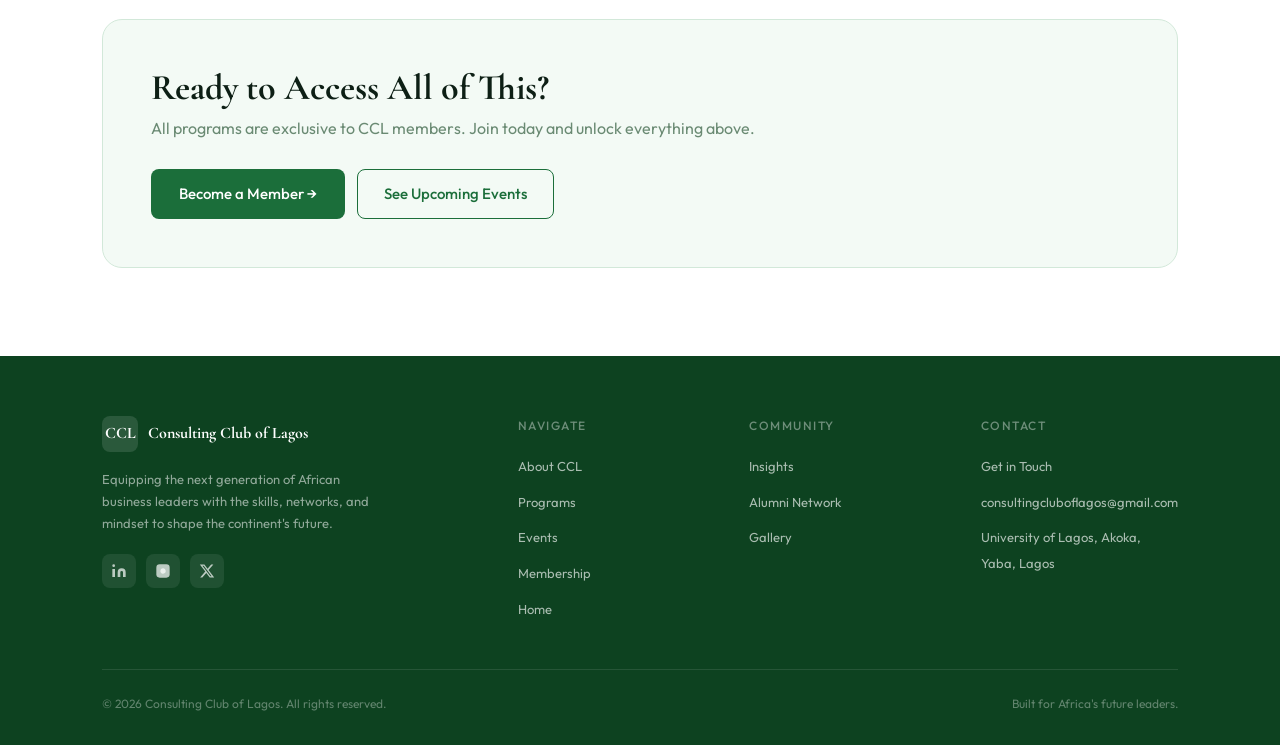
<file: programs.html>
<!DOCTYPE html>
<html lang="en">
<head>
  <meta charset="UTF-8">
  <meta name="viewport" content="width=device-width, initial-scale=1.0">
  <title>Programs — Consulting Club of Lagos</title>
  <link rel="stylesheet" href="shared.css">
  <link rel="stylesheet" href="inner.css">
   <link rel="shortcut icon" href="ccl logo.ico.jpg" type="image/x-icon">
</head>
<body>

<div class="page-hero">
  <div class="page-hero-inner">
    <span class="tag">Programs & Activities</span>
    <h1>Everything You Need to<br><em>Build Your Edge</em></h1>
    <p>From intensive bootcamps to mentorship with industry leaders — CCL programs are designed to take you from student to consultant.</p>
  </div>
</div>

<div class="programs-sections">

  <!-- WORKSHOPS -->
  <div class="prog-section" id="workshops">
    <div class="prog-sec-inner">
      <div class="prog-text anim">
        <div class="prog-sec-icon">🛠️</div>
        <div class="prog-sec-tag">Workshops</div>
        <h2>Hands-On Learning,<br><em>Real Frameworks</em></h2>
        <p>Our workshops are delivered by practitioners — not professors. Every session equips you with tools you can apply immediately in interviews and on the job.</p>
        <ul class="prog-bullets">
          <li>Structured problem-solving and hypothesis-driven thinking</li>
          <li>Financial modelling basics for non-finance students</li>
          <li>Industry deep-dives: FMCG, Fintech, Energy, Healthcare</li>
          <li>Presentation and communication skills for consultants</li>
        </ul>
        <a href="membership.html" class="btn btn-green">Join to Access Workshops →</a>
      </div>
      <div class="prog-vis anim" data-delay="0.1">
        <div class="prog-vis-item"><div class="pvi-icon">📊</div><div><div class="pvi-label">Strategy Frameworks Workshop</div><div class="pvi-sub">Monthly · 2 hours · Open to all members</div></div></div>
        <div class="prog-vis-item"><div class="pvi-icon">💰</div><div><div class="pvi-label">Finance for Consultants</div><div class="pvi-sub">Bi-monthly · 3 hours · Intermediate</div></div></div>
        <div class="prog-vis-item"><div class="pvi-icon">🎤</div><div><div class="pvi-label">Executive Presentation Skills</div><div class="pvi-sub">Quarterly · Half-day · All levels</div></div></div>
        <div class="prog-vis-item"><div class="pvi-icon">🌍</div><div><div class="pvi-label">African Market Dynamics</div><div class="pvi-sub">Monthly · 2 hours · Industry focus</div></div></div>
      </div>
    </div>
  </div>


  <!-- PROGRAMS & ACTIVITIES -->
  <div class="prog-section" id="programs">
    <div class="prog-sec-inner flip">
      <div class="prog-vis anim" data-delay="0.1">
        <div class="prog-vis-item"><div class="pvi-icon">🚀</div><div><div class="pvi-label">Career Sprint</div><div class="pvi-sub">Intensive · Focused · Competitive</div></div></div>
        <div class="prog-vis-item"><div class="pvi-icon">💬</div><div><div class="pvi-label">Communications Sprint</div><div class="pvi-sub">Communication · Presentation · Leadership</div></div></div>
        <div class="prog-vis-item"><div class="pvi-icon">🗺️</div><div><div class="pvi-label">Career Trek</div><div class="pvi-sub">Mentorship · Industry Exposure · Networking</div></div></div>
        <div class="prog-vis-item"><div class="pvi-icon">⚡</div><div><div class="pvi-label">Advisory Sprint</div><div class="pvi-sub">Real Projects · Mentorship · Practical Skills</div></div></div>
      </div>
      <div class="prog-text anim">
        <div class="prog-sec-icon">🎯</div>
        <div class="prog-sec-tag">Activities & Development</div>
        <h2>Structured Programs to<br><em>Build Your Consulting Edge</em></h2>
        <p>Engage in intensive, focused programs designed to accelerate your consulting skills and industry knowledge. From career development to real-world project work.</p>
        <ul class="prog-bullets">
          <li>Career Sprint — accelerate your career development with intensive training</li>
          <li>Communications Sprint — master effective communication and presentation skills</li>
          <li>Career Trek — explore career pathways through mentorship and industry connections</li>
          <li>Advisory Sprint — work on real consulting projects with industry leaders</li>
        </ul>
        <a href="membership.html" class="btn btn-green">Apply Now  →</a>
      </div>
    </div>
  </div>

  <!-- TRACKS -->
  <div class="prog-section" id="tracks">
    <div class="prog-sec-inner">
      <div class="prog-text anim">
        <div class="prog-sec-icon">🎯</div>
        <div class="prog-sec-tag">Club Tracks</div>
        <h2>Specialize in Your<br><em>Passion Area</em></h2>
        <p>Choose your track and dive deep into your area of interest within consulting. Each track offers specialized knowledge, industry insights, and career pathways.</p>
        <ul class="prog-bullets">
          <li><strong>POE</strong> — People, Operations & Excellence: HR Strategy, Operations, Transformation</li>
          <li><strong>FST</strong> — Financial Services & Transactions: Banking, Fintech, Capital Markets</li>
          <li><strong>PISI</strong> — Public Innovation & Social Impact: Public Sector, Social Enterprise, Impact Measurement</li>
          <li><strong>ESG</strong> — Enterprise Strategy & Growth: Strategy, M&A, Growth</li>
                    <li><strong>AML</strong> — Artificial Intelligence & Machine Learning</li>
                              <li><strong>SAMA</strong> — Sales & Marketing</li>
                              <li><strong>TAM</strong> — Talent Acuqisition Management</li>
          <li><strong>CMD</strong> — Content, Media & Design: Digital Strategy, Media & Tech, Design Thinking</li>
        </ul>
        <a href="membership.html" class="btn btn-green">Choose Your Track →</a>
      </div>
      <div class="prog-vis anim" data-delay="0.1">
        <div class="prog-vis-item"><div class="pvi-icon">👥</div><div><div class="pvi-label">People, Operations & Excellence</div><div class="pvi-sub">HR Strategy · Operations · Transformation</div></div></div>
        <div class="prog-vis-item"><div class="pvi-icon">💳</div><div><div class="pvi-label">Financial Services & Transactions</div><div class="pvi-sub">Banking · Fintech · Capital Markets</div></div></div>
        <div class="prog-vis-item"><div class="pvi-icon">🌍</div><div><div class="pvi-label">Public Innovation & Social Impact</div><div class="pvi-sub">Public Sector · Social Enterprise · Impact</div></div></div>
        <div class="prog-vis-item"><div class="pvi-icon">📈</div><div><div class="pvi-label">Enterprise Strategy & Growth</div><div class="pvi-sub">Strategy · M&A · Growth</div></div></div>
                <div class="prog-vis-item"><div class="pvi-icon">📈</div><div><div class="pvi-label">Artificial Intelligence & Machine Learning</div><div class="pvi-sub">AI · ML</div></div></div>
                        <div class="prog-vis-item"><div class="pvi-icon">📈</div><div><div class="pvi-label">Sales & Marketing</div><div class="pvi-sub">Sales · Marketing</div></div></div>
                                <div class="prog-vis-item"><div class="pvi-icon">📈</div><div><div class="pvi-label">Talent Acquisition Management</div><div class="pvi-sub">Talent Acquisition · HR Strategy</div></div></div>
        <div class="prog-vis-item"><div class="pvi-icon">🎨</div><div><div class="pvi-label">Content, Media & Design</div><div class="pvi-sub">Digital Strategy · Media · Design Thinking</div></div></div>
      </div>
    </div>
  </div>
  <div class="prog-section" id="competitions">
    <div class="prog-sec-inner">
      <div class="prog-text anim">
        <div class="prog-sec-icon">⚔️</div>
        <div class="prog-sec-tag">Case Competitions</div>
        <h2>Compete, Learn,<br><em>Get Noticed</em></h2>
        <p>Case competitions are where CCL members prove themselves. We train, coach, and support teams competing in national and international competitions throughout the year.</p>
        <ul class="prog-bullets">
          <li>In-house CCL Case Challenge (open to all members)</li>
          <li>National university case competition coaching</li>
          <li>Inter-university competitions with Lagos and Abuja schools</li>
          <li>Recruiting exposure: top-placing teams get firm introductions</li>
        </ul>
        <a href="membership.html" class="btn btn-green">Get Competition-Ready →</a>
      </div>
      <div class="prog-vis anim" data-delay="0.1">
        <div class="prog-vis-item"><div class="pvi-icon">🥇</div><div><div class="pvi-label">CCL Internal Case Challenge</div><div class="pvi-sub">Bi-annual · Open to all members</div></div></div>
        <div class="prog-vis-item"><div class="pvi-icon">🏆</div><div><div class="pvi-label">National Consulting Championship</div><div class="pvi-sub">Annual · Team of 4 · Sponsored travel</div></div></div>
        <div class="prog-vis-item"><div class="pvi-icon">🌐</div><div><div class="pvi-label">Inter-University Challenge</div><div class="pvi-sub">Semester · Mixed teams · Judges from firms</div></div></div>
      </div>
    </div>
  </div>

  <!-- MENTORSHIP -->
  <div class="prog-section" id="mentorship">
    <div class="prog-sec-inner flip">
      <div class="prog-vis anim" data-delay="0.1">
        <div class="prog-vis-item"><div class="pvi-icon">🤝</div><div><div class="pvi-label">1-on-1 Mentor Matching</div><div class="pvi-sub">Semester-long · Strategy, Finance, HR, Tech</div></div></div>
        <div class="prog-vis-item"><div class="pvi-icon">🏢</div><div><div class="pvi-label">Office Visits & Office Hours</div><div class="pvi-sub">Quarterly · McKinsey, BCG, KPMG, PwC</div></div></div>
        <div class="prog-vis-item"><div class="pvi-icon">🎓</div><div><div class="pvi-label">Alumni Mentorship Circle</div><div class="pvi-sub">Ongoing · Group sessions · Career guidance</div></div></div>
      </div>
      <div class="prog-text anim">
        <div class="prog-sec-icon">🤝</div>
        <div class="prog-sec-tag">Mentorship</div>
        <h2>Learn Directly from<br><em>People Who Made It</em></h2>
        <p>Our mentorship programme pairs every enrolled member with a senior professional from the consulting, finance, or tech industry. Over one semester, your mentor guides your career strategy, application journey, and professional development.</p>
        <ul class="prog-bullets">
          <li>Personalised pairing based on career goals and industry</li>
          <li>Monthly 1-on-1 calls with your assigned mentor</li>
          <li>Group sessions with 5+ mentors per quarter</li>
          <li>Direct access to firm recruiters through the programme</li>
        </ul>
        <a href="membership.html" class="btn btn-green">Apply Now →</a>
      </div>
    </div>
  </div>

  <!-- CAREER PREP -->
  <div class="prog-section" id="career">
    <div class="prog-sec-inner">
      <div class="prog-text anim">
        <div class="prog-sec-icon">📄</div>
        <div class="prog-sec-tag">Career Preparation</div>
        <h2>From Application to<br><em>Offer Letter</em></h2>
        <p>We prepare our members for every stage of the consulting recruitment process — from writing a winning CV to cracking final-round cases in front of senior partners.</p>
        <ul class="prog-bullets">
          <li>CV review clinics with current analysts and associates</li>
          <li>Cover letter writing workshops</li>
          <li>Mock case interviews (1:1 and panel format)</li>
          <li>Networking strategy and LinkedIn optimisation</li>
          <li>Offer negotiation and acceptance guidance</li>
        </ul>
        <a href="membership.html" class="btn btn-green">Start Your Career Prep →</a>
      </div>
      <div class="prog-vis anim" data-delay="0.1">
        <div class="prog-vis-item"><div class="pvi-icon">📝</div><div><div class="pvi-label">CV Review Clinic</div><div class="pvi-sub">Monthly · Drop-in · 20-min slots</div></div></div>
        <div class="prog-vis-item"><div class="pvi-icon">🎭</div><div><div class="pvi-label">Mock Case Interview Sessions</div><div class="pvi-sub">Weekly · Pairs or panels · All levels</div></div></div>
        <div class="prog-vis-item"><div class="pvi-icon">🔗</div><div><div class="pvi-label">Networking Masterclass</div><div class="pvi-sub">Quarterly · LinkedIn · Events strategy</div></div></div>
        <div class="prog-vis-item"><div class="pvi-icon">🤩</div><div><div class="pvi-label">Internship & Job Board</div><div class="pvi-sub">Always on · Exclusive member access</div></div></div>
      </div>
    </div>
  </div>

</div>

<section class="sec">
  <div class="join-cta anim">
    <h2>Ready to Access All of This?</h2>
    <p>All programs are exclusive to CCL members. Join today and unlock everything above.</p>
    <div style="display:flex;gap:12px;flex-wrap:wrap;margin-top:28px;">
      <a href="membership.html" class="btn btn-green">Become a Member →</a>
      <a href="events.html" class="btn btn-outline">See Upcoming Events</a>
    </div>
  </div>
</section>

<script src="nav.js"></script>
</body>
</html>
</file>
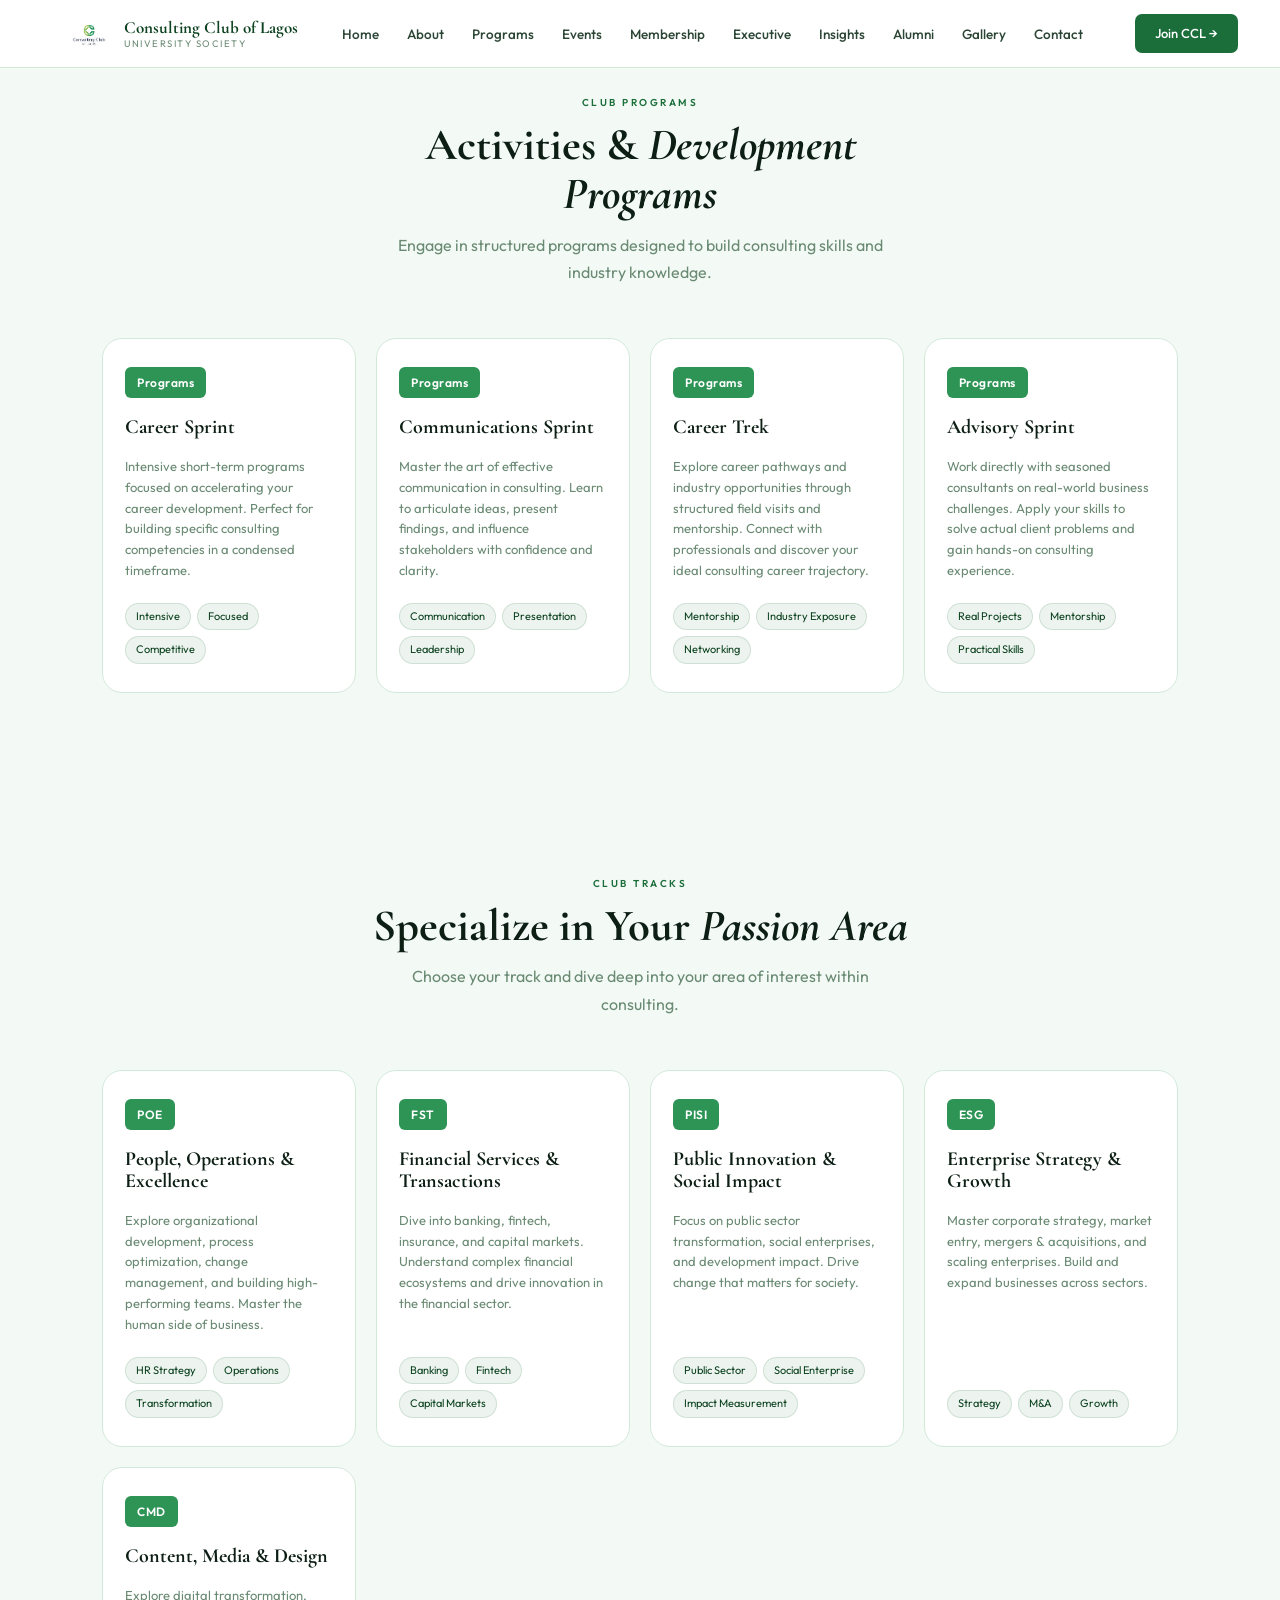
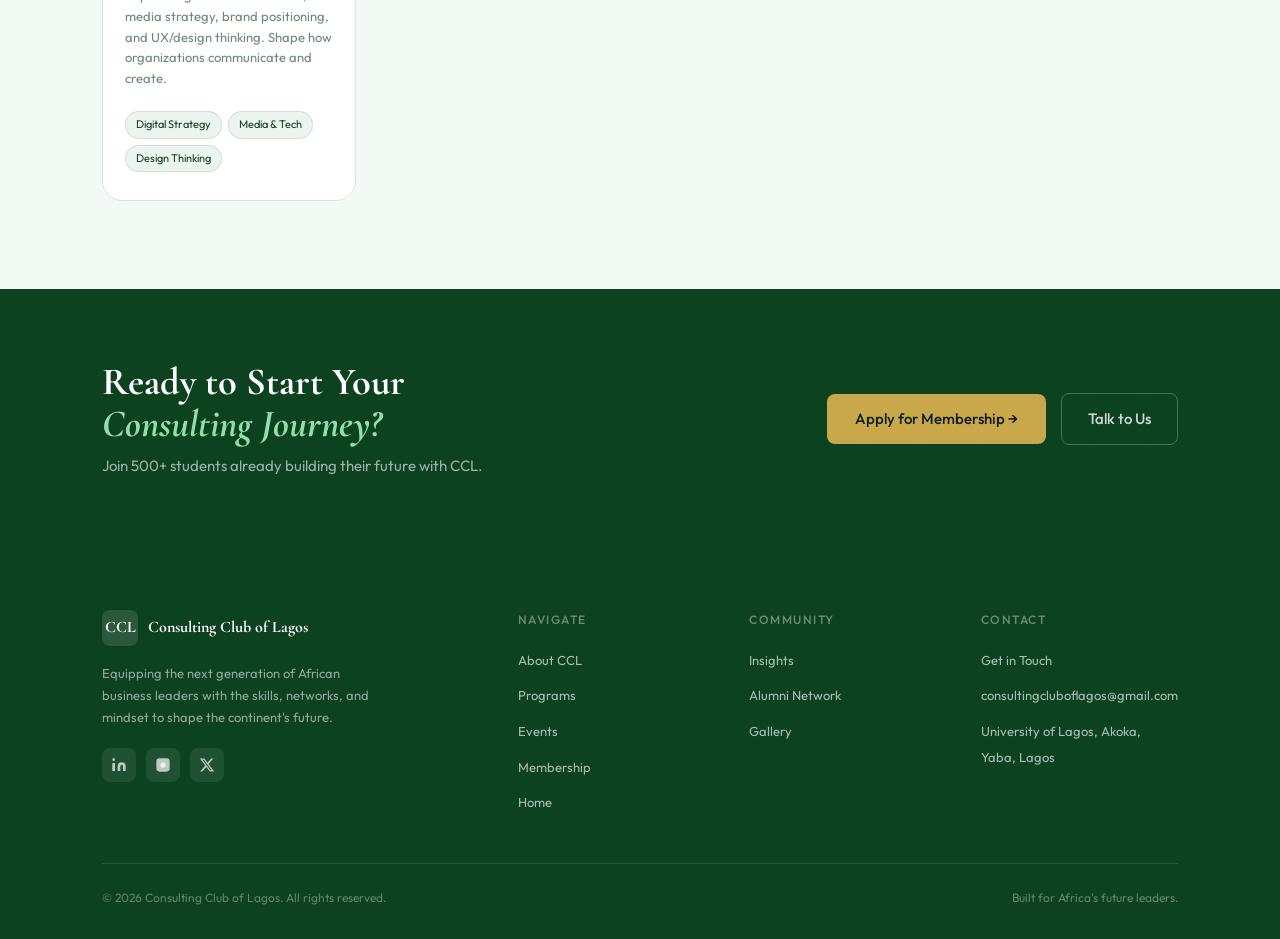
<file: tracks.html>
<!DOCTYPE html>
<html lang="en">
<head>
  <meta charset="UTF-8">
  <meta name="viewport" content="width=device-width, initial-scale=1.0">
  <title>Consulting Club of Lagos — Tracks</title>
  <link rel="stylesheet" href="shared.css">
  <link rel="stylesheet" href="index.css">
  <link rel="shortcut icon" href="ccl logo.ico.jpg" type="image/x-icon">
</head>
<body>

    <!-- ── PROGRAMS SECTION ── -->
<section class="sec-alt programs-sec">
  <div class="sec-header anim">
    <span class="tag">Club Programs</span>
    <h2 class="section-title">Activities & <em>Development Programs</em></h2>
    <p class="section-sub">Engage in structured programs designed to build consulting skills and industry knowledge.</p>
  </div>
  <div class="programs-activities-grid">
    <div class="program-card anim" data-delay="0">
      <div class="program-badge">Programs</div>
      <h3 class="program-title">Career Sprint</h3>
      <p class="program-desc">Intensive short-term programs focused on accelerating your career development. Perfect for building specific consulting competencies in a condensed timeframe.</p>
      <div class="program-highlights">
        <span>Intensive</span>
        <span>Focused</span>
        <span>Competitive</span>
      </div>
    </div>
    <div class="program-card anim" data-delay="0.08">
      <div class="program-badge">Programs</div>
      <h3 class="program-title">Communications Sprint</h3>
      <p class="program-desc">Master the art of effective communication in consulting. Learn to articulate ideas, present findings, and influence stakeholders with confidence and clarity.</p>
      <div class="program-highlights">
        <span>Communication</span>
        <span>Presentation</span>
        <span>Leadership</span>
      </div>
    </div>
    <div class="program-card anim" data-delay="0.16">
      <div class="program-badge">Programs</div>
      <h3 class="program-title">Career Trek</h3>
      <p class="program-desc">Explore career pathways and industry opportunities through structured field visits and mentorship. Connect with professionals and discover your ideal consulting career trajectory.</p>
      <div class="program-highlights">
        <span>Mentorship</span>
        <span>Industry Exposure</span>
        <span>Networking</span>
      </div>
    </div>
    <div class="program-card anim" data-delay="0.24">
      <div class="program-badge">Programs</div>
      <h3 class="program-title">Advisory Sprint</h3>
      <p class="program-desc">Work directly with seasoned consultants on real-world business challenges. Apply your skills to solve actual client problems and gain hands-on consulting experience.</p>
      <div class="program-highlights">
        <span>Real Projects</span>
        <span>Mentorship</span>
        <span>Practical Skills</span>
      </div>
    </div>
  </div>
</section>

    <!-- ── TRACKS SECTION ── -->
<section class="sec-alt tracks-sec">
  <div class="sec-header anim">
    <span class="tag">Club Tracks</span>
    <h2 class="section-title">Specialize in Your <em>Passion Area</em></h2>
    <p class="section-sub">Choose your track and dive deep into your area of interest within consulting.</p>
  </div>
  <div class="tracks-grid">
    <div class="track-card anim" data-delay="0">
      <div class="track-badge">POE</div>
      <h3 class="track-title">People, Operations & Excellence</h3>
      <p class="track-desc">Explore organizational development, process optimization, change management, and building high-performing teams. Master the human side of business.</p>
      <div class="track-highlights">
        <span>HR Strategy</span>
        <span>Operations</span>
        <span>Transformation</span>
      </div>
    </div>
    <div class="track-card anim" data-delay="0.08">
      <div class="track-badge">FST</div>
      <h3 class="track-title">Financial Services & Transactions</h3>
      <p class="track-desc">Dive into banking, fintech, insurance, and capital markets. Understand complex financial ecosystems and drive innovation in the financial sector.</p>
      <div class="track-highlights">
        <span>Banking</span>
        <span>Fintech</span>
        <span>Capital Markets</span>
      </div>
    </div>
    <div class="track-card anim" data-delay="0.16">
      <div class="track-badge">PISI</div>
      <h3 class="track-title">Public Innovation & Social Impact</h3>
      <p class="track-desc">Focus on public sector transformation, social enterprises, and development impact. Drive change that matters for society.</p>
      <div class="track-highlights">
        <span>Public Sector</span>
        <span>Social Enterprise</span>
        <span>Impact Measurement</span>
      </div>
    </div>
    <div class="track-card anim" data-delay="0.24">
      <div class="track-badge">ESG</div>
      <h3 class="track-title">Enterprise Strategy & Growth</h3>
      <p class="track-desc">Master corporate strategy, market entry, mergers & acquisitions, and scaling enterprises. Build and expand businesses across sectors.</p>
      <div class="track-highlights">
        <span>Strategy</span>
        <span>M&A</span>
        <span>Growth</span>
      </div>
    </div>
    <div class="track-card anim" data-delay="0.32">
      <div class="track-badge">CMD</div>
      <h3 class="track-title">Content, Media & Design</h3>
      <p class="track-desc">Explore digital transformation, media strategy, brand positioning, and UX/design thinking. Shape how organizations communicate and create.</p>
      <div class="track-highlights">
        <span>Digital Strategy</span>
        <span>Media & Tech</span>
        <span>Design Thinking</span>
      </div>
    </div>
  </div>
</section>
















    <section class="cta-banner">
  <div class="cta-banner-inner anim">
    <div class="cta-banner-left">
      <h2>Ready to Start Your<br><em>Consulting Journey?</em></h2>
      <p>Join 500+ students already building their future with CCL.</p>
    </div>
    <div class="cta-banner-right">
      <a href="membership.html" class="btn btn-gold">Apply for Membership →</a>
      <a href="contact.html" class="btn btn-outline-white" style="margin-left:12px;">Talk to Us</a>
    </div>
  </div>
</section>

<script src="nav.js"></script>
<script src="index.js"></script>
</body>
</html>
</file>
<file: shared.css>
/* ============================================
   CCL — Consulting Club of Lagos
   shared.css — Global Styles
   ============================================ */

@import url('https://fonts.googleapis.com/css2?family=Cormorant+Garamond:ital,wght@0,400;0,600;0,700;1,400;1,600&family=Outfit:wght@300;400;500;600&display=swap');

*, *::before, *::after { margin: 0; padding: 0; box-sizing: border-box; }

:root {
  --green:        #1B6E3A;
  --green-dark:   #0D4220;
  --green-mid:    #2E9455;
  --green-light:  #E6F4EC;
  --green-pale:   #F3FAF5;
  --gold:         #C9A84C;
  --gold-light:   #F7EDD4;
  --white:        #FFFFFF;
  --off-white:    #F8FAF8;
  --ink:          #0D1F15;
  --ink-mid:      #2B4535;
  --ink-muted:    #6A8A73;
  --border:       #D2E8D9;
  --border-dark:  #AECFB8;
  --radius:       12px;
  --radius-lg:    20px;
  --nav-h:        68px;
}

html { scroll-behavior: smooth; }

body {
  font-family: 'Outfit', sans-serif;
  background: var(--white);
  color: var(--ink);
  overflow-x: hidden;
  line-height: 1.6;
}

img {
   max-width: 100%; 
   display: block; 
   background-color: none;
   /* border: 10px solid rgb(228, 252, 16); */
  }
a  { color: inherit; text-decoration: none; }

/* ─── TYPOGRAPHY ─── */
.display { font-family: 'Cormorant Garamond', serif; }

h1,h2,h3 { font-family: 'Cormorant Garamond', serif; line-height: 1.1; }

/* ─── SHARED UTILITY ─── */
.tag {
  display: inline-block;
  font-size: 10px; letter-spacing: 2.5px; text-transform: uppercase;
  font-weight: 600; color: var(--green); margin-bottom: 10px;
}

.section-title {
  font-size: clamp(30px, 3.5vw, 48px);
  font-weight: 700; color: var(--ink);
}

.section-sub {
  font-size: 16px; color: var(--ink-muted);
  max-width: 520px; line-height: 1.7; margin-top: 12px;
}

/* ─── BUTTONS ─── */
.btn {
  display: inline-flex; align-items: center; gap: 7px;
  font-family: 'Outfit', sans-serif; font-weight: 500;
  border: none; cursor: pointer; transition: all 0.2s; text-decoration: none;
}

.btn-green {
  background: var(--green); color: #fff;
  padding: 13px 28px; border-radius: 8px; font-size: 15px;
}
.btn-green:hover { background: var(--green-dark); transform: translateY(-1px); }

.btn-outline {
  background: transparent; color: var(--green);
  padding: 12px 26px; border-radius: 8px; font-size: 15px;
  border: 1.5px solid var(--green);
}
.btn-outline:hover { background: var(--green-light); }

.btn-gold {
  background: var(--gold); color: var(--ink);
  padding: 13px 28px; border-radius: 8px; font-size: 15px;
}
.btn-gold:hover { background: #b8942f; color: #fff; transform: translateY(-1px); }

.btn-white {
  background: #fff; color: var(--green-dark);
  padding: 13px 28px; border-radius: 8px; font-size: 15px; font-weight: 600;
}
.btn-white:hover { opacity: 0.9; transform: translateY(-1px); }

/* ─── NAV ─── */
.site-nav {
  position: fixed; top: 0; left: 0; right: 0; z-index: 200;
  height: var(--nav-h);
  background: rgba(255,255,255,0.96);
  backdrop-filter: blur(14px);
  border-bottom: 1px solid var(--border);
  display: flex; align-items: center;
  padding: 0 5%;
  gap: 32px;
}

.nav-logo {
  display: flex; align-items: center; gap: 10px; flex-shrink: 0;
}

img {
   max-width: 100%;
   display: block;
   /* border: 10px solid rgb(228, 252, 16); */
}

.nav-logo-mark img {
  width: 100%;
  height: 100%;
  object-fit: contain;
}
a  { color: inherit; text-decoration: none; }


.nav-logo-mark {
  /* border: 10px solid pink; */
  width: 50px; height: 50px;
  /* background: var(--green); border-radius: 9px; */
  display: flex; align-items: center; justify-content: center;
  font-family: 'Cormorant Garamond', serif;
  font-weight: 700; font-size: 18px; color: #fff; letter-spacing: -1px;
}

.nav-logo-text {
  font-family: 'Cormorant Garamond', serif;
  font-weight: 700; font-size: 17px; color: var(--green-dark); line-height: 1.1;
}

.nav-logo-sub {
  font-family: 'Outfit', sans-serif;
  font-size: 9.5px; color: var(--ink-muted); letter-spacing: 1.5px;
  text-transform: uppercase; display: block; font-weight: 400;
}

.nav-links {
  display: flex; align-items: center; gap: 4px;
  list-style: none; margin-left: auto;
}

.nav-links a {
  font-size: 13.5px; font-weight: 500; color: var(--ink-mid);
  padding: 6px 12px; border-radius: 6px;
  transition: color 0.2s, background 0.2s;
}
.nav-links a:hover, .nav-links a.active { color: var(--green); background: var(--green-light); }

.nav-cta-btn {
  background: var(--green); color: #fff;
  padding: 9px 20px; border-radius: 7px;
  font-size: 13px; font-weight: 500; margin-left: 8px;
  transition: background 0.2s; white-space: nowrap;
}
.nav-cta-btn:hover { background: var(--green-dark); }

/* Hamburger */
.nav-hamburger {
  display: none; flex-direction: column; gap: 5px;
  cursor: pointer; padding: 6px; margin-left: auto;
  background: none; border: none;
}
.nav-hamburger span {
  display: block; width: 22px; height: 2px;
  background: var(--ink); border-radius: 2px;
  transition: all 0.25s;
}

/* Mobile nav */
.nav-mobile-menu {
  display: none; flex-direction: column; gap: 0;
  position: fixed; top: var(--nav-h); left: 0; right: 0;
  background: white; border-bottom: 1px solid var(--border);
  z-index: 199; padding: 16px 5% 24px;
  box-shadow: 0 8px 32px rgba(0,0,0,0.08);
}
.nav-mobile-menu.open { display: flex; }
.nav-mobile-menu a {
  padding: 12px 4px; font-size: 15px; font-weight: 500;
  color: var(--ink-mid); border-bottom: 1px solid var(--border);
}
.nav-mobile-menu a:last-child { border-bottom: none; }

/* ─── PAGE HERO (reusable) ─── */
.page-hero {
  margin-top: var(--nav-h);
  background: var(--green-dark);
  padding: 72px 8% 64px;
  position: relative; overflow: hidden;
}

.page-hero::before {
  content: '';
  position: absolute; inset: 0;
  background: repeating-linear-gradient(
    -45deg, transparent, transparent 48px,
    rgba(255,255,255,0.018) 48px, rgba(255,255,255,0.018) 49px
  );
}

.page-hero-inner { position: relative; z-index: 2; }

.page-hero .tag { color: rgba(255,255,255,0.5); }

.page-hero h1 {
  font-size: clamp(36px, 5vw, 60px);
  color: white; font-weight: 700; margin-bottom: 14px;
}

.page-hero h1 em { font-style: italic; color: #8FE0AC; }

.page-hero p {
  font-size: 17px; color: rgba(255,255,255,0.65);
  max-width: 540px; line-height: 1.7;
}

/* ─── SECTION PAD ─── */
.sec { padding: 88px 8%; }
.sec-alt { padding: 88px 8%; background: var(--green-pale); }
.sec-dark { padding: 88px 8%; background: var(--green-dark); }

/* ─── CARD ─── */
.card {
  background: var(--off-white);
  border: 1px solid var(--border);
  border-radius: var(--radius-lg);
  padding: 28px;
  transition: transform 0.2s, box-shadow 0.2s;
}
.card:hover { transform: translateY(-4px); box-shadow: 0 12px 40px rgba(27,110,58,0.10); }

/* ─── FOOTER ─── */
.site-footer {
  background: var(--green-dark);
  color: rgba(255,255,255,0.75);
  padding: 60px 8% 32px;
}

.footer-grid {
  display: grid;
  grid-template-columns: 2fr 1fr 1fr 1fr;
  gap: 48px;
  padding-bottom: 48px;
  border-bottom: 1px solid rgba(255,255,255,0.1);
}

.footer-brand-col .footer-logo {
  display: flex; align-items: center; gap: 10px; margin-bottom: 16px;
}

.footer-logo-mark {
  width: 36px; height: 36px; background: rgba(255,255,255,0.12);
  border-radius: 8px; display: flex; align-items: center; justify-content: center;
  font-family: 'Cormorant Garamond', serif; font-size: 16px; font-weight: 700; color: white;
}

.footer-logo-name {
  font-family: 'Cormorant Garamond', serif;
  font-size: 16px; font-weight: 700; color: white;
}

.footer-desc {
  font-size: 13px; line-height: 1.7; max-width: 280px;
  color: rgba(255,255,255,0.55);
}

.footer-social { display: flex; gap: 10px; margin-top: 20px; }

.social-btn {
  width: 34px; height: 34px;
  background: rgba(255,255,255,0.08);
  border-radius: 8px;
  display: flex; align-items: center; justify-content: center;
  transition: background 0.2s;
}
.social-btn:hover { background: rgba(255,255,255,0.18); }
.social-btn svg { width: 16px; height: 16px; fill: rgba(255,255,255,0.7); }

.footer-col h4 {
  font-size: 12px; letter-spacing: 1.5px; text-transform: uppercase;
  color: rgba(255,255,255,0.4); font-weight: 500;
  margin-bottom: 18px; font-family: 'Outfit', sans-serif;
}

.footer-col ul { list-style: none; display: flex; flex-direction: column; gap: 10px; }
.footer-col a { font-size: 13px; color: rgba(255,255,255,0.65); transition: color 0.2s; }
.footer-col a:hover { color: white; }

.footer-bottom {
  display: flex; justify-content: space-between; align-items: center;
  padding-top: 24px; flex-wrap: wrap; gap: 12px;
}

.footer-copy { font-size: 12px; color: rgba(255,255,255,0.35); }
.footer-back { font-size: 12px; color: rgba(255,255,255,0.35); }

/* ─── ANIMATIONS ─── */
@keyframes fadeUp {
  from { opacity: 0; transform: translateY(18px); }
  to   { opacity: 1; transform: translateY(0); }
}
@keyframes fadeIn {
  from { opacity: 0; }
  to   { opacity: 1; }
}

.anim { opacity: 0; }
.anim.visible { animation: fadeUp 0.55s ease forwards; }

/* ─── RESPONSIVE ─── */
@media (max-width: 960px) {
  .footer-grid { grid-template-columns: 1fr 1fr; gap: 32px; }
  .nav-links, .nav-cta-btn { display: none; }
  .nav-hamburger { display: flex; }
  .sec, .sec-alt, .sec-dark { padding: 64px 5%; }
  .page-hero { padding: 56px 5% 48px; }
}

@media (max-width: 600px) {
  .footer-grid { grid-template-columns: 1fr; gap: 28px; }
  .sec, .sec-alt, .sec-dark { padding: 52px 4%; }
  .page-hero { padding: 44px 4% 36px; }
  .footer-bottom { flex-direction: column; align-items: flex-start; }
}
</file>
<file: index.css>
/* ── INDEX PAGE ── */

/* HERO */
.hero {
  margin-top: var(--nav-h);
  background: var(--green-dark);
  min-height: calc(100vh - var(--nav-h));
  position: relative; overflow: hidden;
  display: flex; flex-direction: column;
}

.hero-bg {
  position: absolute; inset: 0; pointer-events: none;
}

.hero-ring {
  position: absolute; border-radius: 50%;
  border: 1px solid rgba(255,255,255,0.06);
}
.ring-1 { width: 600px; height: 600px; top: -200px; right: -150px; }
.ring-2 { width: 900px; height: 900px; top: -350px; right: -350px; }
.ring-3 { width: 350px; height: 350px; bottom: -80px; left: -80px; }

.hero-inner {
  flex: 1; display: grid; grid-template-columns: 1fr 1fr;
  align-items: center; gap: 60px;
  padding: 72px 8% 40px;
  position: relative; z-index: 2;
}

.hero-content {}

.hero-badge {
  display: inline-flex; align-items: center; gap: 7px;
  background: rgba(255,255,255,0.08); border: 1px solid rgba(255,255,255,0.15);
  color: rgba(255,255,255,0.8); font-size: 11px; font-weight: 500;
  letter-spacing: 1.5px; text-transform: uppercase;
  padding: 6px 14px; border-radius: 100px; margin-bottom: 24px;
}

.badge-dot {
  width: 6px; height: 6px; border-radius: 50%;
  background: #8FE0AC; flex-shrink: 0;
  animation: pulse 2s ease-in-out infinite;
}

@keyframes pulse {
  0%,100% { opacity: 1; transform: scale(1); }
  50% { opacity: 0.6; transform: scale(1.3); }
}

.hero-title {
  font-size: clamp(48px, 6vw, 88px);
  font-weight: 700; color: white; line-height: 1.0;
  margin-bottom: 20px;
}
.hero-title em { font-style: italic; color: #8FE0AC; }

.hero-sub {
  font-size: 17px; color: rgba(255,255,255,0.65);
  max-width: 440px; line-height: 1.7; margin-bottom: 36px;
}

.hero-actions { display: flex; gap: 12px; flex-wrap: wrap; }



.btn-outline-white {
  display: inline-flex; align-items: center; gap: 7px;
  font-family: 'Outfit', sans-serif; font-weight: 500;
  background: transparent; color: rgba(255,255,255,0.8);
  padding: 13px 26px; border-radius: 8px; font-size: 15px;
  border: 1.5px solid rgba(255,255,255,0.25);
  cursor: pointer; transition: all 0.2s; text-decoration: none;
}
.btn-outline-white:hover { border-color: rgba(255,255,255,0.6); color: white; }

/* Hero video */
.hero-video-wrap { display: flex; align-items: center; justify-content: center; }

.hero-video-frame {
  width: 100%; max-width: 480px;
  aspect-ratio: 16/9;
  border-radius: 18px; overflow: hidden;
  border: 2px solid rgba(255,255,255,0.12);
  box-shadow: 0 24px 80px rgba(0,0,0,0.4);
  position: relative;
  background: linear-gradient(135deg, rgba(255,255,255,0.05), rgba(255,255,255,0.02));
}

.video-placeholder {
  width: 100%; height: 100%;
  display: flex; flex-direction: column;
  align-items: center; justify-content: center; gap: 16px;
  background: linear-gradient(145deg, #1B6E3A20, #0D422015),
              url("data:image/svg+xml,%3Csvg width='60' height='60' viewBox='0 0 60 60' xmlns='http://www.w3.org/2000/svg'%3E%3Cg fill='none' fill-rule='evenodd'%3E%3Cg fill='%23ffffff' fill-opacity='0.03'%3E%3Cpath d='M36 34v-4h-2v4h-4v2h4v4h2v-4h4v-2h-4zm0-30V0h-2v4h-4v2h4v4h2V6h4V4h-4zM6 34v-4H4v4H0v2h4v4h2v-4h4v-2H6zM6 4V0H4v4H0v2h4v4h2V6h4V4H6z'/%3E%3C/g%3E%3C/g%3E%3C/svg%3E");
}

.play-btn {
  width: 68px; height: 68px; border-radius: 50%;
  background: rgba(255,255,255,0.15);
  backdrop-filter: blur(8px);
  border: 2px solid rgba(255,255,255,0.3);
  display: flex; align-items: center; justify-content: center;
  cursor: pointer; transition: all 0.2s;
}
.play-btn:hover { background: rgba(255,255,255,0.25); transform: scale(1.05); }
.play-btn svg { width: 24px; height: 24px; margin-left: 4px; }

.video-caption {
  font-size: 13px; color: rgba(255,255,255,0.55);
  letter-spacing: 0.3px;
}

/* Quick links */
.quick-links {
  display: flex; align-items: stretch;
  background: rgba(255,255,255,0.07);
  backdrop-filter: blur(8px);
  border-top: 1px solid rgba(255,255,255,0.08);
  position: relative; z-index: 2;
}

.ql-item {
  flex: 1; display: flex; align-items: center; justify-content: center;
  gap: 10px; padding: 18px;
  color: rgba(255,255,255,0.75); text-decoration: none;
  font-size: 13.5px; font-weight: 500;
  transition: background 0.2s, color 0.2s;
}
.ql-item:hover { background: rgba(255,255,255,0.08); color: white; }

.ql-icon { font-size: 18px; }
.ql-sep  { width: 1px; background: rgba(255,255,255,0.1); }

/* STATS BAR */
.stats-bar {
  background: var(--green);
  display: flex; align-items: center; justify-content: center;
  padding: 28px 8%; flex-wrap: wrap; gap: 0;
}

.stat-item { text-align: center; padding: 8px 40px; }
.stat-n { font-family: 'Cormorant Garamond', serif; font-size: 34px; font-weight: 700; color: white; }
.stat-l { font-size: 12px; color: rgba(255,255,255,0.65); margin-top: 3px; }
.stat-divider { width: 1px; height: 40px; background: rgba(255,255,255,0.2); }

/* ABOUT SNAP */
.two-col {
  display: grid; grid-template-columns: 1fr 1fr; gap: 72px; align-items: center;
}
.two-col.reverse .col-left { order: 2; }
.two-col.reverse .col-right { order: 1; }

.values-pills { display: flex; gap: 8px; flex-wrap: wrap; margin-top: 20px; }
.vpill {
  padding: 6px 14px; border-radius: 100px;
  background: var(--green-light); color: var(--green-dark);
  font-size: 12px; font-weight: 500;
  border: 1px solid var(--border);
}

.about-visual { display: flex; flex-direction: column; gap: 16px; }

.av-card {
  background: var(--off-white); border: 1px solid var(--border);
  border-radius: 16px; padding: 24px;
  transition: transform 0.2s;
}
.av-card:hover { transform: translateX(6px); }
.av2 { margin-left: 32px; }

.av-icon { font-size: 28px; margin-bottom: 10px; }
.av-title { font-family: 'Cormorant Garamond', serif; font-size: 18px; font-weight: 700; color: var(--ink); margin-bottom: 6px; }
.av-text { font-size: 13px; color: var(--ink-muted); line-height: 1.6; }

/* PROGRAMS PREVIEW */
.sec-header { text-align: center; max-width: 560px; margin: 0 auto 52px; }
.sec-header .section-sub { margin: 12px auto 0; }

.programs-grid {
  display: grid;
   grid-template-columns: repeat(4, 1fr);
    gap: 16px;
    /* border: 3px solid red; */
}

.prog-card {
  background: white; border: 1px solid var(--border);
  border-radius: var(--radius-lg); padding: 28px 22px;
  transition: transform 0.2s, box-shadow 0.2s, border-color 0.2s;
  display: flex; flex-direction: column; gap: 10px;
}
.prog-card:hover {
  transform: translateY(-6px); box-shadow: 0 16px 48px rgba(27,110,58,0.12);
  border-color: var(--green);
}

.prog-icon { font-size: 32px; }
.prog-card h3 { font-family: 'Cormorant Garamond', serif; font-size: 20px; font-weight: 700; color: var(--ink); }
.prog-card p  { font-size: 13px; color: var(--ink-muted); line-height: 1.6; flex: 1; }
.prog-link { font-size: 13px; font-weight: 600; color: var(--green); margin-top: 4px; }

/* EVENT SPOTLIGHT */
.event-visual {
  background: var(--green-dark);
  border-radius: var(--radius-lg); padding: 32px;
  display: flex; flex-direction: column; gap: 18px;
}

.event-date-badge {
  display: inline-flex; flex-direction: column; align-items: center;
  background: var(--green); color: white;
  border-radius: 12px; padding: 8px 18px;
  width: fit-content;
}
.edb-month { font-size: 11px; letter-spacing: 2px; text-transform: uppercase; opacity: 0.8; }
.edb-day   { font-family: 'Cormorant Garamond', serif; font-size: 36px; font-weight: 700; line-height: 1; }

.ev-detail {
  display: flex; gap: 12px; align-items: center;
  font-size: 14px; color: rgba(255,255,255,0.75);
}
.ev-detail span { font-size: 18px; }

.ev-speakers { border-top: 1px solid rgba(255,255,255,0.1); padding-top: 18px; }
.ev-sp-label { font-size: 10px; letter-spacing: 2px; text-transform: uppercase; color: rgba(255,255,255,0.4); margin-bottom: 14px; }
.ev-sp-list  { display: flex; flex-direction: column; gap: 12px; }
.ev-sp-item  { display: flex; gap: 12px; align-items: center; }
.sp-av {
  width: 36px; height: 36px; border-radius: 50%;
  background: var(--green-mid); color: white;
  display: flex; align-items: center; justify-content: center;
  font-size: 11px; font-weight: 600; flex-shrink: 0;
}
.sp-name { font-size: 13px; font-weight: 500; color: white; }
.sp-firm { font-size: 11px; color: rgba(255,255,255,0.5); }

/* TESTIMONIALS */
.testi-grid { display: grid; grid-template-columns: repeat(3, 1fr); gap: 20px; }

.testi-card {
  background: white; border: 1px solid var(--border);
  border-radius: var(--radius-lg); padding: 28px;
}

.testi-quote {
  font-family: 'Cormorant Garamond', serif;
  font-size: 64px; line-height: 0.8; color: var(--green-light);
  margin-bottom: 14px;
}
.testi-card p { font-size: 15px; color: var(--ink-mid); line-height: 1.7; font-style: italic; margin-bottom: 22px; }

.testi-author { display: flex; gap: 12px; align-items: center; }
.testi-av {
  width: 40px; height: 40px; border-radius: 50%;
  background: var(--green); color: white;
  display: flex; align-items: center; justify-content: center;
  font-size: 12px; font-weight: 600; flex-shrink: 0;
}
.testi-name { font-size: 14px; font-weight: 600; color: var(--ink); }
.testi-role { font-size: 12px; color: var(--ink-muted); }

/* FAQ */
.faq-list { display: flex; flex-direction: column; gap: 0; }
.faq-item { border-bottom: 1px solid var(--border); }
.faq-q {
  width: 100%; display: flex; justify-content: space-between; align-items: center;
  padding: 16px 4px; background: none; border: none; cursor: pointer;
  font-family: 'Outfit', sans-serif; font-size: 15px; font-weight: 500;
  color: var(--ink); text-align: left; gap: 16px;
}
.faq-q span { font-size: 20px; color: var(--green); flex-shrink: 0; transition: transform 0.2s; }
.faq-q.open span { transform: rotate(45deg); }
.faq-a {
  font-size: 14px; color: var(--ink-muted); line-height: 1.7;
  max-height: 0; overflow: hidden; transition: max-height 0.3s ease, padding 0.3s ease;
  padding: 0 4px;
}
.faq-a.open { max-height: 200px; padding: 0 4px 16px; }

/* CTA BANNER */
.cta-banner {
  background: var(--green-dark);
  padding: 72px 8%;
  position: relative; overflow: hidden;
}
.cta-banner::before {
  content: '';
  position: absolute; inset: 0;
  background: repeating-linear-gradient(-45deg, transparent, transparent 40px, rgba(255,255,255,0.015) 40px, rgba(255,255,255,0.015) 41px);
}
.cta-banner-inner {
  display: flex; justify-content: space-between; align-items: center;
  flex-wrap: wrap; gap: 32px; position: relative; z-index: 2;
}
.cta-banner-left h2 {
  font-size: clamp(28px, 3vw, 42px); color: white; font-weight: 700;
}
.cta-banner-left h2 em { font-style: italic; color: #8FE0AC; }
.cta-banner-left p { font-size: 15px; color: rgba(255,255,255,0.6); margin-top: 8px; }

/* ── PROGRAMS SECTION ── */
.programs-sec {}

.programs-activities-grid {
  display: grid;
  grid-template-columns: repeat(4, 1fr);
  gap: 20px;
}

.program-card {
  background: white; border: 1px solid var(--border);
  border-radius: var(--radius-lg); padding: 28px 22px;
  transition: transform 0.2s, box-shadow 0.2s, border-color 0.2s;
  display: flex; flex-direction: column; gap: 10px;
  position: relative;
}
.program-card:hover {
  transform: translateY(-6px); box-shadow: 0 16px 48px rgba(27,110,58,0.12);
  border-color: var(--green);
}

.program-badge {
  display: inline-block;
  background: var(--green-mid);
  color: rgb(255, 255, 255);
  font-size: 12px;
  font-weight: 600;
  padding: 6px 12px;
  border-radius: 6px;
  width: fit-content;
  margin-bottom: 8px;
  letter-spacing: 0.5px;
}

.program-title {
  font-family: 'Cormorant Garamond', serif;
  font-size: 20px; font-weight: 700; color: var(--ink);
  margin-bottom: 8px;
}

.program-desc {
  font-size: 13px; color: var(--ink-muted);
  line-height: 1.6; flex: 1; margin-bottom: 12px;
}

.program-highlights {
  display: flex; gap: 6px; flex-wrap: wrap;
}

.program-highlights span {
  font-size: 11px; background: rgba(31,110,58,0.08);
  color: var(--green-dark); padding: 4px 10px;
  border-radius: 100px; border: 1px solid rgba(31,110,58,0.15);
}



.tracks-grid {
  display: grid; 
  grid-template-columns: repeat(4, 1fr); 
  gap: 20px;
  /* border: 3px solid pink; */
}

.tracks-display {
  border: 3px solid yellow;

}

.track-link{
  background: var(--green-mid); 
  color: rgb(255, 255, 255);
  font-size: 12px; 
  padding: 6px 12px; 
  border-radius: 6px;
  height: 110%;
  text-align: center;
}

.track-card {
  background: white; border: 1px solid var(--border);
  border-radius: var(--radius-lg); padding: 28px 22px;
  transition: transform 0.2s, box-shadow 0.2s, border-color 0.2s;
  display: flex; flex-direction: column; gap: 10px;
  position: relative;

}
.track-card:hover {
  transform: translateY(-6px); box-shadow: 0 16px 48px rgba(27,110,58,0.12);
  border-color: var(--green);
}

.track-badge {
  display: inline-block;
  background: var(--green-mid); 
  color: rgb(255, 255, 255);
  font-size: 12px; 
  font-weight: 600;
  padding: 6px 12px; 
  border-radius: 6px;
  width: fit-content;
   margin-bottom: 8px;
  letter-spacing: 0.5px;
  /* border: 3px solid red; */
}



.track-title {
  font-family: 'Cormorant Garamond', serif;
  font-size: 20px; font-weight: 700; color: var(--ink);
  margin-bottom: 8px;
}

.track-desc {
  font-size: 13px; color: var(--ink-muted);
  line-height: 1.6; flex: 1; margin-bottom: 12px;
}

.track-highlights {
  display: flex; gap: 6px; flex-wrap: wrap;
}

.track-highlights span {
  font-size: 11px; background: rgba(31,110,58,0.08);
  color: var(--green-dark); padding: 4px 10px;
  border-radius: 100px; border: 1px solid rgba(31,110,58,0.15);
}





/* ── DONATE SECTION ── */
.donate-sec {
  background: linear-gradient(135deg, rgba(31,110,58,0.05), rgba(31,110,58,0.02));
  border-top: 1px solid var(--border);
  border-bottom: 1px solid var(--border);
}

.donate-inner {
  display: grid; grid-template-columns: 1fr 1fr;
  gap: 72px; align-items: center;
  max-width: 1400px; margin: 0 auto;
  padding: 80px 8%;
}


.donate-content {}

.donate-content .tag {
  display: inline-block; font-size: 12px; font-weight: 600;
  letter-spacing: 1.5px; text-transform: uppercase;
  color: var(--green-dark); background: rgba(31,110,58,0.08);
  padding: 6px 14px; border-radius: 100px; margin-bottom: 16px;
}

.donate-content .section-title {
  font-size: clamp(28px, 3vw, 42px); margin-bottom: 16px;
}

.donate-content .section-title em {
  font-style: italic; color: var(--green);
}

.donate-content .section-sub {
  font-size: 16px; color: var(--ink-muted);
  line-height: 1.7; margin-bottom: 32px;
}

.donate-impact {
  display: flex; flex-direction: column; gap: 16px;
}

.impact-item {
  display: flex; gap: 16px; align-items: flex-start;
  background: white; border: 1px solid var(--border);
  border-radius: 12px; padding: 20px;
  transition: all 0.2s;
}
.impact-item:hover {
  border-color: var(--green); box-shadow: 0 8px 24px rgba(27,110,58,0.08);
}

.impact-icon {
  font-size: 32px; flex-shrink: 0;
}

.impact-text {}

.impact-amount {
  font-size: 18px; font-weight: 700; color: var(--green-dark);
}

.impact-desc {
  font-size: 13px; color: var(--ink-muted); margin-top: 2px;
}

/* Donate visual */
.donate-visual {
   /* border: 30px solid red; */
  display: flex; 
  align-items: center; 
  justify-content: center;
}

.donate-card-stack {
   /* border: 30px solid rgb(251, 255, 0); */
  position: relative;
  width: 100%; max-width: 380px;
  aspect-ratio: 2/3;
}

.donate-card {
  position: absolute;
  width: 100%;
  height: 100%;
  background: linear-gradient(135deg, var(--green-light), var(--green));
  border-radius: 16px;
  border: 2px solid rgba(255,255,255,0.2);
  box-shadow: 0 20px 60px rgba(27,110,58,0.2);
  animation: stackFloat 3s ease-in-out infinite;
  animation-delay: var(--delay);
}

.donate-home-btn {
  position: absolute;
  bottom: 12px;
  left: 50%;
  transform: translateX(-50%);
  width: 32px;
  height: 32px;
  border-radius: 50%;
  background: rgba(255,255,255,0.3);
  border: 2px solid rgba(255,255,255,0.4);
  cursor: pointer;
  transition: all 0.2s;
  z-index: 10;
}

.donate-home-btn:hover {
  background: rgba(255,255,255,0.5);
  border-color: rgba(255,255,255,0.6);
  transform: translateX(-50%) scale(1.1);
}

.donate-home-btn:active {
  transform: translateX(-50%) scale(0.95);
}

@keyframes stackFloat {
  0%, 100% { transform: translateY(0) rotateZ(0deg); }
  50% { transform: translateY(-12px) rotateZ(2deg); }
}

/* ── RESPONSIVE ── */
@media (max-width: 1100px) {
  .programs-grid { grid-template-columns: repeat(3, 1fr); }
  .programs-activities-grid { grid-template-columns: repeat(3, 1fr); }
  .tracks-grid { grid-template-columns: repeat(3, 1fr); }
}
@media (max-width: 860px) {
  .hero-inner { grid-template-columns: 1fr; padding: 56px 5% 32px; gap: 36px; }
  .hero-video-wrap { order: -1; }
  .hero-video-frame { max-width: 100%; }
  .two-col { grid-template-columns: 1fr; gap: 36px; }
  .two-col.reverse .col-left { order: unset; }
  .two-col.reverse .col-right { order: unset; }
  .testi-grid { grid-template-columns: 1fr; }
  .programs-grid { grid-template-columns: 1fr 1fr; }
  .programs-activities-grid { grid-template-columns: 1fr 1fr; }
  .tracks-grid { grid-template-columns: 1fr 1fr; }
  .donate-inner { grid-template-columns: 1fr; gap: 40px; padding: 60px 5%; }
  .donate-visual { margin-top: 20px; }
  .av2 { margin-left: 0; }
  .stat-item { padding: 8px 20px; }
  .stat-divider { display: none; }
  .quick-links { flex-wrap: wrap; }
  .ql-sep { display: none; }
  .ql-item { min-width: 50%; padding: 14px; }
  .cta-banner-inner { flex-direction: column; align-items: flex-start; }
}
@media (max-width: 600px) {
  .programs-grid { grid-template-columns: 1fr; }
  .programs-activities-grid { grid-template-columns: 1fr; }
  .tracks-grid { grid-template-columns: 1fr; }
  .hero-title { font-size: 42px; }
  .stats-bar { padding: 20px 4%; }
  .donate-inner { padding: 40px 4%; }
  .track-badge { background: var(--green-mid); color: white;}
  .program-badge { background: var(--green-mid); color: white;}
}












/* ── EXECUTIVE SLIDESHOW ── */
.exec-slideshow-sec { background: var(--green-dark); }

.exec-header {
  display: flex; justify-content: space-between; align-items: flex-end;
  margin-bottom: 40px; flex-wrap: wrap; gap: 16px;
}

.exec-header .tag   { color: rgba(255,255,255,0.45); }
.exec-header .section-title { color: white; }
.exec-header .section-title em { color: #8FE0AC; }

.exec-nav-btns { display: flex; gap: 10px; }

.exec-nav-btn {
  width: 44px; height: 44px; border-radius: 50%;
  background: rgba(255,255,255,0.08);
  border: 1px solid rgba(255,255,255,0.15);
  display: flex; align-items: center; justify-content: center;
  cursor: pointer; transition: background 0.2s, border-color 0.2s;
  color: white;
}
.exec-nav-btn:hover { background: rgba(255,255,255,0.18); border-color: rgba(255,255,255,0.4); }
.exec-nav-btn svg { width: 18px; height: 18px; }

/* Slideshow wrapper */
.exec-slideshow-wrap { position: relative; overflow: hidden; }

.exec-track {
  display: flex;
  transition: transform 0.55s cubic-bezier(0.25, 0.46, 0.45, 0.94);
  will-change: transform;
}

/* Individual slide */
.exec-slide {
  min-width: 100%;
  display: grid;
  grid-template-columns: 420px 1fr;
  gap: 0;
  border-radius: 20px;
  overflow: hidden;
  min-height: 460px;
}

/* Photo block — left side */
.exec-photo-block {
  background: var(--bg, var(--green));
  display: flex; align-items: center; justify-content: center;
  position: relative; overflow: hidden;
  min-height: 380px;
}

.exec-monogram {
  font-family: 'Cormorant Garamond', serif;
  font-size: 96px; font-weight: 700;
  color: rgba(255,255,255,0.2);
  position: relative; z-index: 2;
  user-select: none;
  letter-spacing: -4px;
  transition: color 0.4s;
}
.exec-slide:hover .exec-monogram { color: rgba(255,255,255,0.35); }

.exec-photo-deco {
  position: absolute; inset: 0;
  display: flex; align-items: center; justify-content: center;
  pointer-events: none;
}

.epd-ring {
  position: absolute; border-radius: 50%;
  border: 1px solid rgba(255,255,255,0.1);
}
.epd-ring.r1 { width: 260px; height: 260px; }
.epd-ring.r2 { width: 380px; height: 380px; }

/* Subtle pattern on photo block */
.exec-photo-block::after {
  content: '';
  position: absolute; inset: 0;
  background: repeating-linear-gradient(
    -45deg, transparent, transparent 32px,
    rgba(255,255,255,0.025) 32px, rgba(255,255,255,0.025) 33px
  );
}

/* Overlay — right side */
.exec-overlay {
  background: rgba(255,255,255,0.04);
  backdrop-filter: blur(2px);
  border: 1px solid rgba(255,255,255,0.08);
  border-left: none;
  padding: 48px 44px;
  display: flex; flex-direction: column; justify-content: center;
  gap: 14px;
  position: relative;
}

/* Vertical accent line */
.exec-overlay::before {
  content: '';
  position: absolute; left: 0; top: 40px; bottom: 40px;
  width: 3px;
  background: linear-gradient(to bottom, transparent, rgba(143,224,172,0.6), transparent);
  border-radius: 2px;
}

.exec-role-tag {
  display: inline-block;
  font-size: 10px; letter-spacing: 2.5px; text-transform: uppercase;
  font-weight: 600; color: #8FE0AC;
  background: rgba(143,224,172,0.1);
  border: 1px solid rgba(143,224,172,0.25);
  padding: 5px 14px; border-radius: 100px;
  width: fit-content;
}

.exec-name {
  font-family: 'Cormorant Garamond', serif;
  font-size: clamp(32px, 3.5vw, 48px);
  font-weight: 700; color: white;
  line-height: 1.08;
}

.exec-bio {
  font-size: 15px; color: rgba(255,255,255,0.65);
  line-height: 1.75; max-width: 420px;
}

.exec-details {
  display: flex; gap: 16px; flex-wrap: wrap; margin-top: 4px;
}

.exec-detail-item {
  font-size: 12px; color: rgba(255,255,255,0.5);
  background: rgba(255,255,255,0.06);
  padding: 5px 12px; border-radius: 100px;
  border: 1px solid rgba(255,255,255,0.08);
}

.exec-link {
  display: inline-flex; align-items: center; gap: 6px;
  font-size: 13px; font-weight: 600; color: #8FE0AC;
  margin-top: 8px; letter-spacing: 0.3px;
  text-decoration: none;
  transition: gap 0.2s;
}
.exec-link:hover { gap: 10px; }

/* Dots */
.exec-dots {
  display: flex; justify-content: center; gap: 8px;
  margin-top: 28px;
}

.exec-dot {
  width: 8px; height: 8px; border-radius: 100px;
  background: rgba(255,255,255,0.2); border: none; cursor: pointer;
  padding: 0; transition: width 0.3s ease, background 0.3s ease;
}
.exec-dot.active {
  width: 28px; background: #8FE0AC;
}

/* Progress bar */
.exec-progress-bar {
  height: 2px; background: rgba(255,255,255,0.08);
  border-radius: 2px; margin-top: 16px; overflow: hidden;
}
.exec-progress-fill {
  height: 100%; background: #8FE0AC; border-radius: 2px;
  transition: width 0.55s ease;
}

/* Slide entrance animation */
@keyframes slideReveal {
  from { opacity: 0; transform: translateY(12px); }
  to   { opacity: 1; transform: translateY(0); }
}
.exec-slide.is-active .exec-role-tag { animation: slideReveal 0.4s 0.1s ease both; }
.exec-slide.is-active .exec-name     { animation: slideReveal 0.4s 0.18s ease both; }
.exec-slide.is-active .exec-bio      { animation: slideReveal 0.4s 0.26s ease both; }
.exec-slide.is-active .exec-details  { animation: slideReveal 0.4s 0.34s ease both; }
.exec-slide.is-active .exec-link     { animation: slideReveal 0.4s 0.42s ease both; }

/* ── RESPONSIVE ── */
@media (max-width: 1100px) {
  .programs-grid { grid-template-columns: repeat(3, 1fr); }
  .exec-slide { grid-template-columns: 320px 1fr; }
}
@media (max-width: 860px) {
  .hero-inner { grid-template-columns: 1fr; padding: 56px 5% 32px; gap: 36px; }
  .hero-video-wrap { order: -1; }
  .hero-video-frame { max-width: 100%; }
  .two-col { grid-template-columns: 1fr; gap: 36px; }
  .two-col.reverse .col-left { order: unset; }
  .two-col.reverse .col-right { order: unset; }
  .testi-grid { grid-template-columns: 1fr; }
  .programs-grid { grid-template-columns: 1fr 1fr; }
  .av2 { margin-left: 0; }
  .stat-item { padding: 8px 20px; }
  .stat-divider { display: none; }
  .quick-links { flex-wrap: wrap; }
  .ql-sep { display: none; }
  .ql-item { min-width: 50%; padding: 14px; }
  .cta-banner-inner { flex-direction: column; align-items: flex-start; }
  /* Slideshow */
  .exec-slide { grid-template-columns: 1fr; min-height: auto; }
  .exec-photo-block { min-height: 200px; }
  .exec-monogram { font-size: 64px; }
  .exec-overlay { padding: 28px 24px; border-left: 1px solid rgba(255,255,255,0.08); border-top: none; }
  .exec-overlay::before { display: none; }
}
@media (max-width: 600px) {
  .programs-grid { grid-template-columns: 1fr; }
  .hero-title { font-size: 42px; }
  .stats-bar { padding: 20px 4%; }
  /* Slideshow */
  .exec-overlay { padding: 24px 20px; }
  .exec-details { flex-direction: column; gap: 8px; }
}
</file>
<file: inner.css>
/* ── INNER PAGE SHARED STYLES ── */

/* ABOUT */
.about-story {
  display: grid; grid-template-columns: 1fr 1fr; gap: 72px; align-items: start;
}

.story-text {}

.story-timeline {
  display: flex; flex-direction: column; gap: 0;
  border-left: 2px solid var(--border);
  padding-left: 28px; margin-left: 12px;
}

.tl-item {
  position: relative; padding-bottom: 28px;
}
.tl-item:last-child { padding-bottom: 0; }

.tl-dot {
  position: absolute; left: -36px; top: 4px;
  width: 14px; height: 14px; border-radius: 50%;
  background: white; border: 2px solid var(--border);
  transition: border-color 0.2s;
}
.tl-item.active .tl-dot { border-color: var(--green); background: var(--green); }

.tl-year { font-family: 'Cormorant Garamond', serif; font-size: 20px; font-weight: 700; color: var(--green); }
.tl-text  { font-size: 13px; color: var(--ink-muted); margin-top: 4px; line-height: 1.5; }

/* VISION/MISSION */
.vm-grid { display: grid; grid-template-columns: repeat(3, 1fr); gap: 20px; }

.vm-card {
  background: white; border: 1px solid var(--border);
  border-radius: 18px; padding: 32px;
  transition: transform 0.2s;
}
.vm-card:hover { transform: translateY(-4px); }
.vm-card.dark { background: var(--green-dark); border-color: var(--green-dark); }

.vm-icon { font-size: 36px; margin-bottom: 16px; }
.vm-card h3 { font-family: 'Cormorant Garamond', serif; font-size: 24px; font-weight: 700; color: var(--ink); margin-bottom: 10px; }
.vm-card p  { font-size: 14px; color: var(--ink-muted); line-height: 1.7; }
.vm-card.dark h3, .vm-card.dark p { color: rgba(255,255,255,0.85); }
.vm-card.dark p { color: rgba(255,255,255,0.6); }

/* VALUES */
.values-grid { display: grid; grid-template-columns: repeat(4, 1fr); gap: 20px; }

.val-card {
  background: var(--off-white); border: 1px solid var(--border);
  border-radius: 16px; padding: 28px;
  transition: border-color 0.2s, transform 0.2s;
}
.val-card:hover { border-color: var(--green); transform: translateY(-3px); }

.val-num {
  font-family: 'Cormorant Garamond', serif;
  font-size: 48px; font-weight: 700;
  color: var(--green-mid); line-height: 1; margin-bottom: 12px;
}
.val-card h3 { font-family: 'Cormorant Garamond', serif; font-size: 20px; font-weight: 700; color: var(--ink); margin-bottom: 8px; }
.val-card p  { font-size: 13px; color: var(--ink-muted); line-height: 1.65; }

/* TEAM */
.team-grid { display: grid; grid-template-columns: repeat(4, 1fr); gap: 20px; }

.team-card {
  background: white; border: 1px solid var(--border);
  border-radius: var(--radius-lg); padding: 28px 24px;
  display: flex; flex-direction: column; gap: 8px;
  transition: transform 0.2s, box-shadow 0.2s;
}
.team-card:hover { transform: translateY(-4px); box-shadow: 0 12px 40px rgba(27,110,58,0.10); }

.team-photo {
  width: 72px; height: 72px; border-radius: 50%;
  background: var(--green-light); border: 2px solid var(--border);
  display: flex; align-items: center; justify-content: center;
  margin-bottom: 8px;
}
.team-initials {
  font-family: 'Cormorant Garamond', serif;
  font-size: 22px;
  font-weight: 700;
  color: var(--green);
  width: 100%;
  height: 100%;
  display: flex;
  align-items: center;
  justify-content: center;
}
.team-initials img {
  border-radius: 50%;
  width: 100%;
  height: 100%;
  object-fit: cover;
}

.team-card h3 { font-family: 'Cormorant Garamond', serif; font-size: 20px; font-weight: 700; color: var(--ink); }
.team-role { font-size: 11px; letter-spacing: 1px; text-transform: uppercase; color: var(--green); font-weight: 600; }
.team-card p { font-size: 13px; color: var(--ink-muted); line-height: 1.6; flex: 1; }
.team-linkedin { font-size: 12px; font-weight: 600; color: var(--green); margin-top: 4px; }

/* JOIN CTA */
.join-cta {
  background: var(--green-pale); border: 1px solid var(--border);
  border-radius: var(--radius-lg); padding: 48px;
}
.join-cta h2 { font-family: 'Cormorant Garamond', serif; font-size: 36px; font-weight: 700; color: var(--ink); }
.join-cta p  { font-size: 16px; color: var(--ink-muted); margin-top: 8px; }

/* PROGRAMS page */
.programs-sections { display: flex; flex-direction: column; gap: 0; }

.prog-section { padding: 72px 8%; border-bottom: 1px solid var(--border); }
.prog-section:last-child { border-bottom: none; }
.prog-section:nth-child(even) { background: var(--green-pale); }

.prog-sec-inner { display: grid; grid-template-columns: 1fr 1fr; gap: 64px; align-items: center; }
.prog-sec-inner.flip .prog-text { order: 2; }
.prog-sec-inner.flip .prog-vis  { order: 1; }

.prog-sec-icon { font-size: 52px; margin-bottom: 16px; }
.prog-sec-tag  { font-size: 10px; letter-spacing: 2px; text-transform: uppercase; color: var(--green); font-weight: 600; margin-bottom: 10px; }
.prog-text h2  { font-family: 'Cormorant Garamond', serif; font-size: clamp(28px, 3vw, 40px); font-weight: 700; color: var(--ink); margin-bottom: 14px; }
.prog-text h2 em { font-style: italic; color: var(--green); }
.prog-text p   { font-size: 15px; color: var(--ink-muted); line-height: 1.75; margin-bottom: 12px; }

.prog-bullets { list-style: none; display: flex; flex-direction: column; gap: 10px; margin: 16px 0 24px; }
.prog-bullets li { display: flex; gap: 10px; align-items: flex-start; font-size: 14px; color: var(--ink-mid); }
.prog-bullets li::before { content: '✓'; color: var(--green); font-weight: 700; flex-shrink: 0; margin-top: 1px; }

.prog-vis {
  background: var(--green-dark); border-radius: var(--radius-lg);
  padding: 36px; display: flex; flex-direction: column; gap: 14px;
}

.prog-vis-item {
  background: rgba(255,255,255,0.07); border: 1px solid rgba(255,255,255,0.1);
  border-radius: 10px; padding: 16px; display: flex; gap: 12px; align-items: center;
}
.pvi-icon { font-size: 24px; flex-shrink: 0; }
.pvi-label { font-size: 13px; font-weight: 500; color: white; }
.pvi-sub   { font-size: 11px; color: rgba(255,255,255,0.5); margin-top: 2px; }

/* EVENTS page */
.events-calendar { display: flex; flex-direction: column; gap: 20px; margin-top: 48px; }

.event-row {
  background: white; border: 1px solid var(--border);
  border-radius: var(--radius-lg); padding: 24px 28px;
  display: grid; grid-template-columns: 80px 1fr auto;
  gap: 24px; align-items: center;
  transition: transform 0.2s, box-shadow 0.2s, border-color 0.2s;
}
.event-row:hover { transform: translateX(4px); border-color: var(--green); box-shadow: 0 4px 20px rgba(27,110,58,0.08); }

.ev-date-box {
  background: var(--green-light); border-radius: 12px;
  display: flex; flex-direction: column; align-items: center;
  justify-content: center; padding: 12px; text-align: center;
}
.evd-month { font-size: 10px; letter-spacing: 1.5px; text-transform: uppercase; color: var(--green); }
.evd-day   { font-family: 'Cormorant Garamond', serif; font-size: 28px; font-weight: 700; color: var(--green-dark); line-height: 1; }

.ev-info {}
.ev-title { font-family: 'Cormorant Garamond', serif; font-size: 20px; font-weight: 700; color: var(--ink); }
.ev-meta  { display: flex; gap: 16px; margin-top: 6px; flex-wrap: wrap; }
.ev-tag   { font-size: 11px; font-weight: 600; letter-spacing: 0.5px; }
.ev-tag.speaker  { color: #6B21A8; background: #F3E8FF; padding: 2px 8px; border-radius: 100px; }
.ev-tag.training { color: #B45309; background: #FEF3C7; padding: 2px 8px; border-radius: 100px; }
.ev-tag.webinar  { color: #0F766E; background: #CCFBF1; padding: 2px 8px; border-radius: 100px; }
.ev-tag.comp     { color: #B91C1C; background: #FEE2E2; padding: 2px 8px; border-radius: 100px; }
.ev-detail-small { font-size: 13px; color: var(--ink-muted); }

.ev-actions { display: flex; flex-direction: column; gap: 8px; align-items: flex-end; }
.ev-reg-btn {
  font-size: 13px; font-weight: 600; color: white;
  background: var(--green); padding: 8px 18px; border-radius: 7px;
  text-decoration: none; white-space: nowrap; transition: background 0.2s;
}
.ev-reg-btn:hover { background: var(--green-dark); }
.ev-free-tag { font-size: 11px; color: var(--green); font-weight: 600; }

/* MEMBERSHIP */
.benefits-grid { display: grid; grid-template-columns: repeat(3, 1fr); gap: 20px; }

.benefit-card {
  background: white; border: 1px solid var(--border);
  border-radius: var(--radius-lg); padding: 28px;
  transition: transform 0.2s;
}
.benefit-card:hover { transform: translateY(-3px); }
.benefit-icon { font-size: 36px; margin-bottom: 14px; }
.benefit-card h3 { font-family: 'Cormorant Garamond', serif; font-size: 20px; font-weight: 700; color: var(--ink); margin-bottom: 8px; }
.benefit-card p  { font-size: 13px; color: var(--ink-muted); line-height: 1.65; }

.membership-plans { display: grid; grid-template-columns: repeat(2, 1fr); gap: 24px; margin-top: 48px; }

.plan-card {
  background: var(--off-white); border: 1.5px solid var(--border);
  border-radius: var(--radius-lg); padding: 36px;
}
.plan-card.featured { background: var(--green-dark); border-color: var(--green-dark); }

.plan-name { font-size: 11px; letter-spacing: 2px; text-transform: uppercase; color: var(--green); font-weight: 600; }
.plan-card.featured .plan-name { color: rgba(255,255,255,0.55); }
.plan-price { font-family: 'Cormorant Garamond', serif; font-size: 48px; font-weight: 700; color: var(--ink); margin: 8px 0 4px; }
.plan-card.featured .plan-price { color: white; }
.plan-period { font-size: 13px; color: var(--ink-muted); }
.plan-card.featured .plan-period { color: rgba(255,255,255,0.5); }
.plan-features { list-style: none; display: flex; flex-direction: column; gap: 10px; margin: 24px 0 28px; }
.plan-features li { display: flex; gap: 10px; font-size: 14px; color: var(--ink-mid); }
.plan-features li::before { content: '✓'; color: var(--green); font-weight: 700; flex-shrink: 0; }
.plan-card.featured .plan-features li { color: rgba(255,255,255,0.8); }
.plan-card.featured .plan-features li::before { color: #8FE0AC; }

/* BLOG */
.blog-grid { display: grid; grid-template-columns: repeat(3, 1fr); gap: 24px; margin-top: 48px; }

.blog-card {
  background: white; border: 1px solid var(--border);
  border-radius: var(--radius-lg); overflow: hidden;
  transition: transform 0.2s, box-shadow 0.2s;
}
.blog-card:hover { transform: translateY(-4px); box-shadow: 0 12px 40px rgba(27,110,58,0.10); }

.blog-thumb {
  height: 180px; background: var(--green-light);
  display: flex; align-items: center; justify-content: center;
  font-size: 48px;
  position: relative;
}
.blog-category {
  position: absolute; top: 12px; left: 12px;
  font-size: 10px; font-weight: 700; letter-spacing: 1px; text-transform: uppercase;
  background: var(--green); color: white; padding: 3px 10px; border-radius: 100px;
}

.blog-body { padding: 22px; }
.blog-date  { font-size: 11px; color: var(--ink-muted); margin-bottom: 8px; }
.blog-title { font-family: 'Cormorant Garamond', serif; font-size: 20px; font-weight: 700; color: var(--ink); line-height: 1.2; margin-bottom: 10px; }
.blog-excerpt { font-size: 13px; color: var(--ink-muted); line-height: 1.6; margin-bottom: 16px; }
.blog-read { font-size: 13px; font-weight: 600; color: var(--green); }

/* PARTNERS */
.partners-logo-grid {
  display: grid; grid-template-columns: repeat(4, 1fr); gap: 16px; margin-top: 40px;
}

.partner-logo-card {
  background: white; border: 1px solid var(--border);
  border-radius: var(--radius); padding: 28px 20px;
  display: flex; flex-direction: column; align-items: center;
  justify-content: center; gap: 12px;
  text-align: center; transition: border-color 0.2s, box-shadow 0.2s;
}
.partner-logo-card:hover { border-color: var(--green); box-shadow: 0 4px 20px rgba(27,110,58,0.08); }

.partner-logo-mark {
  font-family: 'Cormorant Garamond', serif;
  font-size: 22px; font-weight: 700; color: var(--green-dark);
  background: var(--green-light); border-radius: 8px;
  width: 56px; height: 56px; display: flex; align-items: center; justify-content: center;
}

.partner-name  { font-size: 14px; font-weight: 600; color: var(--ink); }
.partner-type  { font-size: 11px; color: var(--ink-muted); }

/* ALUMNI */
.alumni-grid { display: grid; grid-template-columns: repeat(3, 1fr); gap: 20px; margin-top: 48px; }

.alumni-card {
  background: white; border: 1px solid var(--border);
  border-radius: var(--radius-lg); padding: 28px;
  transition: transform 0.2s;
}
.alumni-card:hover { transform: translateY(-3px); }

.alumni-av {
  width: 60px; height: 60px; border-radius: 50%;
  background: var(--green); color: white;
  display: flex; align-items: center; justify-content: center;
  font-family: 'Cormorant Garamond', serif; font-size: 20px; font-weight: 700;
  margin-bottom: 14px;
}
.alumni-name { font-family: 'Cormorant Garamond', serif; font-size: 20px; font-weight: 700; color: var(--ink); }
.alumni-firm { font-size: 11px; letter-spacing: 1px; text-transform: uppercase; color: var(--green); font-weight: 600; margin-bottom: 10px; }
.alumni-quote { font-size: 13px; color: var(--ink-muted); line-height: 1.65; font-style: italic; }
.alumni-class { font-size: 11px; color: var(--ink-muted); margin-top: 12px; font-weight: 500; }

/* GALLERY */
.gallery-grid {
  display: grid;
  grid-template-columns: repeat(3, 1fr);
  gap: 12px;
  margin-top: 40px;
}
.gallery-item {
  border-radius: 12px; overflow: hidden;
  aspect-ratio: 4/3; background: var(--green-light);
  display: flex; align-items: center; justify-content: center;
  position: relative; cursor: pointer;
  transition: transform 0.2s;
}
.gallery-item:hover { transform: scale(1.02); }
.gallery-item.tall { grid-row: span 2; aspect-ratio: unset; }
.gallery-item.wide { grid-column: span 2; }

.gallery-placeholder { font-size: 36px; text-align: center; }
.gallery-overlay {
  position: absolute; inset: 0;
  background: rgba(13,66,32,0.6);
  display: flex; align-items: flex-end;
  padding: 16px; opacity: 0; transition: opacity 0.25s;
}
.gallery-item:hover .gallery-overlay { opacity: 1; }
.gallery-caption { font-size: 13px; font-weight: 500; color: white; line-height: 1.4; }

/* CONTACT */
.contact-layout { display: grid; grid-template-columns: 400px 1fr; gap: 0; min-height: 600px; }

.contact-info-panel {
  background: var(--green-dark); padding: 48px 36px;
  border-radius: var(--radius-lg) 0 0 var(--radius-lg);
}

.ci-label { font-size: 10px; letter-spacing: 2px; text-transform: uppercase; color: rgba(255,255,255,0.4); font-weight: 500; margin-bottom: 8px; }
.ci-title { font-family: 'Cormorant Garamond', serif; font-size: 32px; font-weight: 700; color: white; margin-bottom: 32px; line-height: 1.15; }

.ci-item { display: flex; gap: 14px; margin-bottom: 24px; }
.ci-icon {
  width: 36px; height: 36px; border-radius: 9px;
  background: rgba(255,255,255,0.08); flex-shrink: 0;
  display: flex; align-items: center; justify-content: center;
}
.ci-icon svg { width: 16px; height: 16px; fill: rgba(255,255,255,0.7); }
.ci-info-label { font-size: 10px; letter-spacing: 1.2px; text-transform: uppercase; color: rgba(255,255,255,0.4); margin-bottom: 3px; }
.ci-info-val { font-size: 14px; color: rgba(255,255,255,0.8); }
.ci-info-val a { color: inherit; }

.ci-socials { margin-top: 36px; }
.ci-socials-label { font-size: 10px; letter-spacing: 2px; text-transform: uppercase; color: rgba(255,255,255,0.4); margin-bottom: 14px; }
.ci-social-links { display: flex; gap: 10px; }
.ci-social-link {
  width: 38px; height: 38px; border-radius: 9px;
  background: rgba(255,255,255,0.08); border: 1px solid rgba(255,255,255,0.12);
  display: flex; align-items: center; justify-content: center;
  transition: background 0.2s;
}
.ci-social-link:hover { background: rgba(255,255,255,0.18); }
.ci-social-link svg { width: 17px; height: 17px; fill: rgba(255,255,255,0.7); }

.contact-form-panel {
  background: var(--off-white); border: 1px solid var(--border);
  border-left: none; padding: 48px;
  border-radius: 0 var(--radius-lg) var(--radius-lg) 0;
}

.cf-title { font-family: 'Cormorant Garamond', serif; font-size: 30px; font-weight: 700; color: var(--ink); margin-bottom: 32px; }
.cf-title em { font-style: italic; color: var(--green); }

.cf-grid { display: grid; grid-template-columns: 1fr 1fr; gap: 18px; }
.cf-full { grid-column: 1 / -1; }

.cf-field { display: flex; flex-direction: column; gap: 6px; }
.cf-field label { font-size: 12px; font-weight: 500; color: var(--ink-mid); letter-spacing: 0.3px; }
.cf-field input, .cf-field textarea, .cf-field select {
  width: 100%; padding: 12px 15px;
  border: 1.5px solid var(--border); border-radius: 9px;
  background: white; font-family: 'Outfit', sans-serif; font-size: 14px; color: var(--ink);
  outline: none; transition: border-color 0.2s, box-shadow 0.2s;
}
.cf-field input:focus, .cf-field textarea:focus, .cf-field select:focus {
  border-color: var(--green); box-shadow: 0 0 0 3px rgba(27,110,58,0.08);
}
.cf-field textarea { resize: vertical; min-height: 120px; line-height: 1.6; }
.cf-field input::placeholder, .cf-field textarea::placeholder { color: #B0C8B8; }

.cf-submit {
  width: 100%; margin-top: 8px; padding: 14px;
  font-size: 16px; font-weight: 600;
}

/* SEC HEADER */
.sec-header { text-align: center; max-width: 560px; margin: 0 auto 52px; }
.sec-header .section-sub { margin: 12px auto 0; }

/* RESPONSIVE INNER */
@media (max-width: 960px) {
  .about-story       { grid-template-columns: 1fr; gap: 40px; }
  .vm-grid           { grid-template-columns: 1fr; }
  .values-grid       { grid-template-columns: 1fr 1fr; }
  .team-grid         { grid-template-columns: 1fr 1fr; }
  .prog-sec-inner    { grid-template-columns: 1fr; }
  .prog-sec-inner.flip .prog-text, .prog-sec-inner.flip .prog-vis { order: unset; }
  .event-row         { grid-template-columns: 60px 1fr; }
  .ev-actions        { grid-column: 1 / -1; flex-direction: row; align-items: center; }
  .benefits-grid     { grid-template-columns: 1fr 1fr; }
  .membership-plans  { grid-template-columns: 1fr; }
  .blog-grid         { grid-template-columns: 1fr 1fr; }
  .partners-logo-grid{ grid-template-columns: repeat(3, 1fr); }
  .alumni-grid       { grid-template-columns: 1fr 1fr; }
  .gallery-grid      { grid-template-columns: 1fr 1fr; }
  .contact-layout    { grid-template-columns: 1fr; }
  .contact-info-panel{ border-radius: var(--radius-lg) var(--radius-lg) 0 0; }
  .contact-form-panel{ border-left: 1px solid var(--border); border-top: none; border-radius: 0 0 var(--radius-lg) var(--radius-lg); }
  .cf-grid { grid-template-columns: 1fr; }
}

@media (max-width: 600px) {
  .values-grid       { grid-template-columns: 1fr; }
  .team-grid         { grid-template-columns: 1fr; }
  .benefits-grid     { grid-template-columns: 1fr; }
  .blog-grid         { grid-template-columns: 1fr; }
  .partners-logo-grid{ grid-template-columns: 1fr 1fr; }
  .alumni-grid       { grid-template-columns: 1fr; }
  .gallery-grid      { grid-template-columns: 1fr; }
  .gallery-item.tall, .gallery-item.wide { grid-column: auto; grid-row: auto; }
  .join-cta          { padding: 28px; }
  .contact-info-panel{ padding: 28px 20px; }
  .contact-form-panel{ padding: 28px 20px; }
  .val-num {color: var(--green-mid);}
}
</file>
<file: donate.css>
/* ============================================
   donate.css — Donate Page Styles
   ============================================ */

.donate-main {
  max-width: 820px;
  margin: 0 auto;
}

.donate-container {
  display: flex;
  flex-direction: column;
  gap: 72px;
}

/* ─── SECTION ─── */
.donate-section {
  animation: fadeUp 0.55s ease forwards;
}

.donate-section h2 {
  margin-bottom: 12px;
  font-size: clamp(28px, 3vw, 42px);
}

.donate-section > .section-sub {
  margin-bottom: 40px;
}

/* ─── IMPACT GRID ─── */
.impact-grid {
  display: grid;
  grid-template-columns: repeat(auto-fit, minmax(200px, 1fr));
  gap: 28px;
  margin-top: 32px;
}

.impact-card {
  background: var(--green-pale);
  padding: 32px 24px;
  border-radius: var(--radius-lg);
  text-align: center;
  border: 1px solid var(--border);
  transition: transform 0.2s, box-shadow 0.2s;
}

.impact-card:hover {
  transform: translateY(-4px);
  box-shadow: 0 12px 32px rgba(27, 110, 58, 0.12);
}

.impact-icon {
  font-size: 40px;
  display: block;
  margin-bottom: 16px;
}

.impact-card h3 {
  font-family: 'Cormorant Garamond', serif;
  font-size: 18px;
  font-weight: 700;
  color: var(--green-dark);
  margin-bottom: 8px;
}

.impact-card p {
  font-size: 14px;
  color: var(--ink-muted);
  line-height: 1.6;
}

/* ─── ACCOUNT CARD ─── */
.account-card {
  background: var(--white);
  border: 2px solid var(--gold);
  border-radius: var(--radius-lg);
  padding: 32px;
  margin: 32px 0;
}

.account-field {
  display: flex;
  justify-content: space-between;
  align-items: center;
  padding: 16px 0;
  gap: 16px;
}

.field-label {
  font-size: 12px;
  text-transform: uppercase;
  letter-spacing: 1px;
  color: var(--ink-muted);
  font-weight: 600;
  flex-shrink: 0;
}

.field-value {
  font-size: 16px;
  font-weight: 600;
  color: var(--ink);
  text-align: right;
  word-break: break-word;
}

.copy-field {
  display: flex;
  align-items: center;
  gap: 12px;
  position: relative;
}

.copy-btn {
  background: none;
  border: none;
  cursor: pointer;
  padding: 6px;
  color: var(--gold);
  display: flex;
  align-items: center;
  justify-content: center;
  transition: color 0.2s, transform 0.2s;
  flex-shrink: 0;
}

.copy-btn:hover {
  color: #b8942f;
  transform: scale(1.1);
}

.copy-btn svg {
  width: 18px;
  height: 18px;
}

.account-divider {
  height: 1px;
  background: var(--border);
}

.account-note {
  background: var(--gold-light);
  border-left: 4px solid var(--gold);
  padding: 16px;
  border-radius: 6px;
  margin-top: 24px;
  font-size: 14px;
  color: var(--ink);
  line-height: 1.6;
}

.account-note strong {
  color: var(--green-dark);
}

/* ─── TIERS GRID ─── */
.tiers-grid {
  display: grid;
  grid-template-columns: repeat(auto-fit, minmax(220px, 1fr));
  gap: 28px;
  margin-top: 32px;
}

.tier-card {
  background: var(--off-white);
  border: 1.5px solid var(--border);
  border-radius: var(--radius-lg);
  padding: 32px 24px;
  text-align: center;
  transition: transform 0.2s, box-shadow 0.2s, border-color 0.2s;
}

.tier-card:hover {
  transform: translateY(-8px);
  border-color: var(--gold);
  box-shadow: 0 16px 40px rgba(201, 168, 76, 0.15);
}

.tier-amount {
  font-family: 'Cormorant Garamond', serif;
  font-size: 36px;
  font-weight: 700;
  color: var(--gold);
  margin-bottom: 8px;
}

.tier-label {
  font-size: 14px;
  font-weight: 600;
  color: var(--green-dark);
  text-transform: uppercase;
  letter-spacing: 1px;
  margin-bottom: 12px;
}

.tier-desc {
  font-size: 14px;
  color: var(--ink-muted);
  line-height: 1.6;
}

/* ─── CONTACT SECTION ─── */
.donate-contact {
  background: var(--green-pale);
  padding: 48px;
  border-radius: var(--radius-lg);
  text-align: center;
}

.donate-contact h2 {
  margin-bottom: 12px;
}

.donate-contact .section-sub {
  max-width: 100%;
  margin-left: auto;
  margin-right: auto;
  margin-bottom: 32px;
}

.contact-links {
  display: flex;
  gap: 16px;
  justify-content: center;
  flex-wrap: wrap;
}

/* ─── RESPONSIVE ─── */
@media (max-width: 760px) {
  .donate-container {
    gap: 56px;
  }

  .impact-grid {
    grid-template-columns: 1fr;
    gap: 20px;
  }

  .account-card {
    padding: 24px;
  }

  .account-field {
    flex-direction: column;
    align-items: flex-start;
    padding: 12px 0;
  }

  .field-value {
    text-align: left;
  }

  .tiers-grid {
    grid-template-columns: 1fr;
    gap: 20px;
  }

  .donate-contact {
    padding: 32px 24px;
  }

  .contact-links {
    flex-direction: column;
  }

  .contact-links .btn {
    width: 100%;
    justify-content: center;
  }
}

@media (max-width: 480px) {
  .donate-main {
    padding: 0;
  }

  .donate-section h2 {
    font-size: 24px;
  }

  .account-card {
    padding: 16px;
  }

  .account-field {
    padding: 10px 0;
  }

  .field-label,
  .field-value {
    font-size: 13px;
  }

  .tier-amount {
    font-size: 28px;
  }
}
</file>
